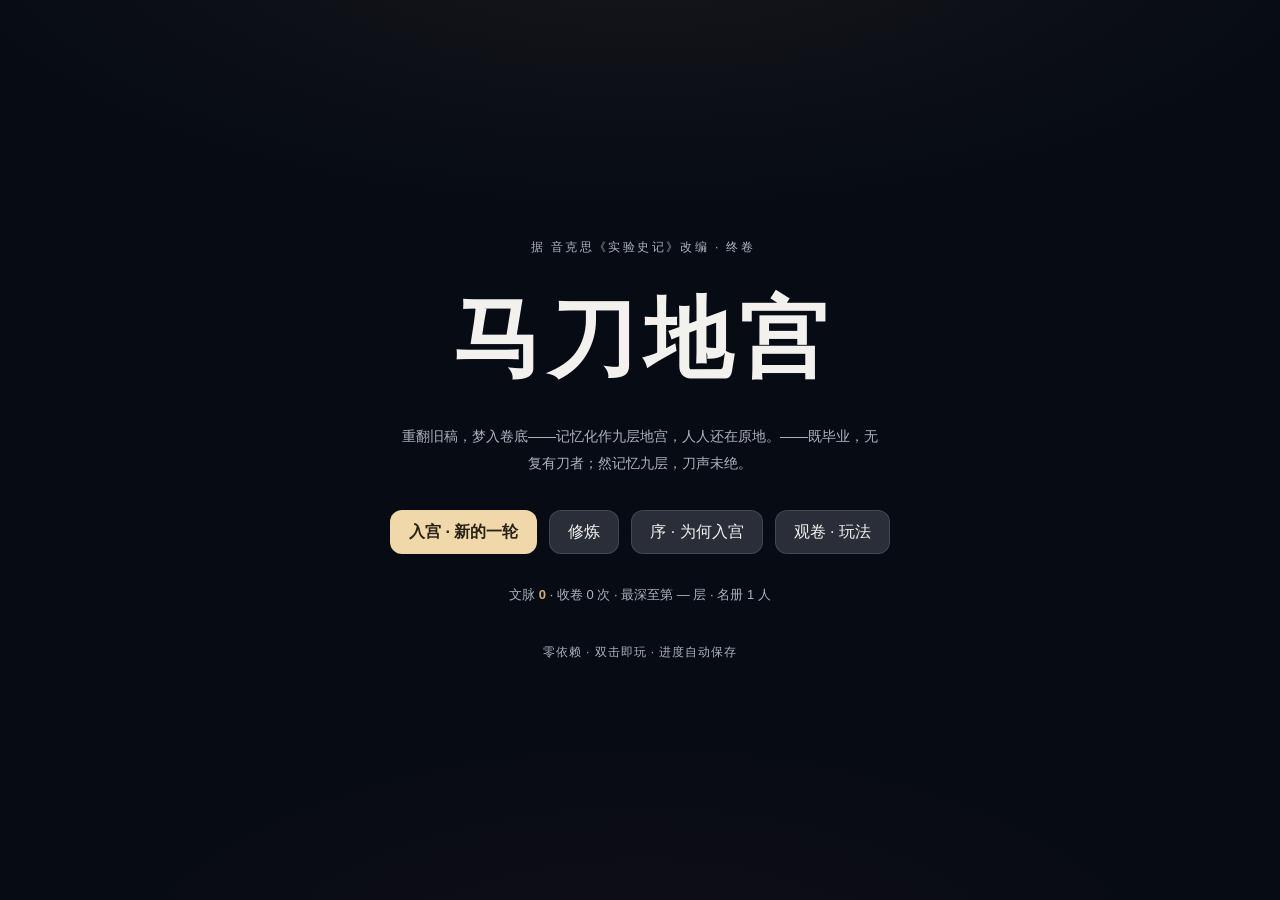
<file: index.html>
<!DOCTYPE html>
<html lang="zh-CN">
<head>
<meta charset="UTF-8">
<meta name="viewport" content="width=device-width, initial-scale=1.0">
<title>实验史记 · 马刀地宫</title>
<link rel="stylesheet" href="css/style.css">
</head>
<body>
<div id="app">

  <!-- ============ 序章（承前作 · 为何入宫） ============ -->
  <div id="prologue-screen" class="screen hidden">
    <div id="pro-box">
      <div class="pro-sup">序</div>
      <div id="pro-pages"></div>
      <div class="pro-ctl">
        <span id="pro-ind"></span>
        <span class="pro-hint">空格 继续</span>
        <button class="t-btn" id="pro-skip">跳过</button>
        <button class="t-btn primary" id="pro-next">翻页</button>
      </div>
    </div>
  </div>

  <!-- ============ 标题屏 ============ -->
  <div id="title-screen">
    <div class="t-sup">据 音克思《实验史记》改编 · 终卷</div>
    <h1 class="t-main">马刀地宫</h1>
    <div class="t-sub">重翻旧稿，梦入卷底——记忆化作九层地宫，人人还在原地。——既毕业，无复有刀者；然记忆九层，刀声未绝。</div>
    <div class="t-btns">
      <button class="t-btn primary" id="btn-new">入宫 · 新的一轮</button>
      <button class="t-btn" id="btn-resume">续行</button>
      <button class="t-btn" id="btn-cult">修炼</button>
      <button class="t-btn" id="btn-why">序 · 为何入宫</button>
      <button class="t-btn" id="btn-help">观卷 · 玩法</button>
    </div>
    <div class="t-meta">文脉 <b id="t-wemai">0</b> · 收卷 <span id="t-wins">0</span> 次 · 最深至第 <span id="t-floor">—</span> 层 · 名册 <span id="t-runners">1</span> 人</div>
    <div class="t-foot">零依赖 · 双击即玩 · 进度自动保存</div>
  </div>

  <!-- ============ 入宫设置（选将 / 难度） ============ -->
  <div id="setup-screen" class="screen hidden">
    <h2 class="s-title">入宫</h2>
    <div class="s-sec">点将出征 —— 谁执此刀？</div>
    <div id="setup-runners" class="runner-grid"></div>
    <div class="s-sec">难度 —— 敌之强度与文脉之倍率</div>
    <div id="setup-diffs"></div>
    <div class="s-btns">
      <button class="t-btn primary" id="btn-start">提刀 · 入梦</button>
      <button class="t-btn" id="btn-setup-back">回题名</button>
    </div>
  </div>

  <!-- ============ 游戏屏 ============ -->
  <div id="game-screen" class="screen hidden">
    <canvas id="cv"></canvas>
    <div id="hud-top">
      <div id="hud-floor"><span id="hud-floor-num">第一层</span><b id="hud-floor-name">跑道之下</b><span id="hud-rule" class="rule-tag"></span></div>
      <div class="hud-bars">
        <div class="bar hp"><div id="bar-hp"></div><span id="bar-hp-text">18/18</span></div>
        <div class="bar sub"><div id="bar-emp"></div><span id="bar-shield"></span></div>
      </div>
      <div id="hud-money">钱 <b id="hud-cash">12</b> · 文脉 <b id="hud-wemai">0</b> · <span id="hud-kills">斩 0</span></div>
      <div id="hud-btns">
        <button class="hbtn" id="btn-bag" title="行囊（B）">行囊</button>
        <button class="hbtn" id="btn-blades" title="刀谱（C）">刀谱</button>
        <button class="hbtn" id="btn-dex" title="图鉴（V）">图鉴</button>
        <button class="hbtn" id="btn-sys" title="设置（Esc）">系统</button>
      </div>
    </div>
    <canvas id="minimap" width="156" height="120"></canvas>
    <div id="objective-bar"><span id="obj-key">▸</span><span id="obj-text"></span></div>
    <div id="skillbar"></div>
    <div id="log"></div>
    <div id="floor-card" class="hidden"><div id="fc-num"></div><div id="fc-name"></div><div id="fc-intro"></div></div>
    <div id="boss-card" class="hidden"><div id="bc-name"></div><div id="bc-line"></div></div>
  </div>

  <!-- ============ 面板 ============ -->
  <div id="panel-mask" class="hidden">
    <div id="panel" role="dialog" aria-modal="true" aria-labelledby="panel-title">
      <div id="panel-head"><span id="panel-title"></span><button id="panel-close" aria-label="关闭面板">✕</button></div>
      <div id="panel-body"></div>
    </div>
  </div>

  <!-- ============ 终局结算 ============ -->
  <div id="end-screen" class="screen hidden">
    <div id="end-box"></div>
  </div>

  <div id="toasts"></div>
</div>

<!-- 核心层（不碰 DOM，Node 可直测；顺序即依赖序） -->
<script src="js/rng.js"></script>
<script src="js/grid.js"></script>
<script src="js/data.js"></script>
<script src="js/gen.js"></script>
<script src="js/rewards.js"></script>
<script src="js/engine.js"></script>
<script src="js/navigation.js"></script>
<script src="js/meta.js"></script>
<script src="js/run.js"></script>
<!-- 表现层 -->
<script src="js/app.js"></script>
<script src="js/comic.js"></script>
<script src="js/terrain.js"></script>
<script src="js/combat-fx.js"></script>
<script src="js/units.js"></script>
<script src="js/ui.js"></script>
<script src="js/hud.js"></script>
<script src="js/input.js"></script>
<script src="js/main.js"></script>
</body>
</html>
</file>
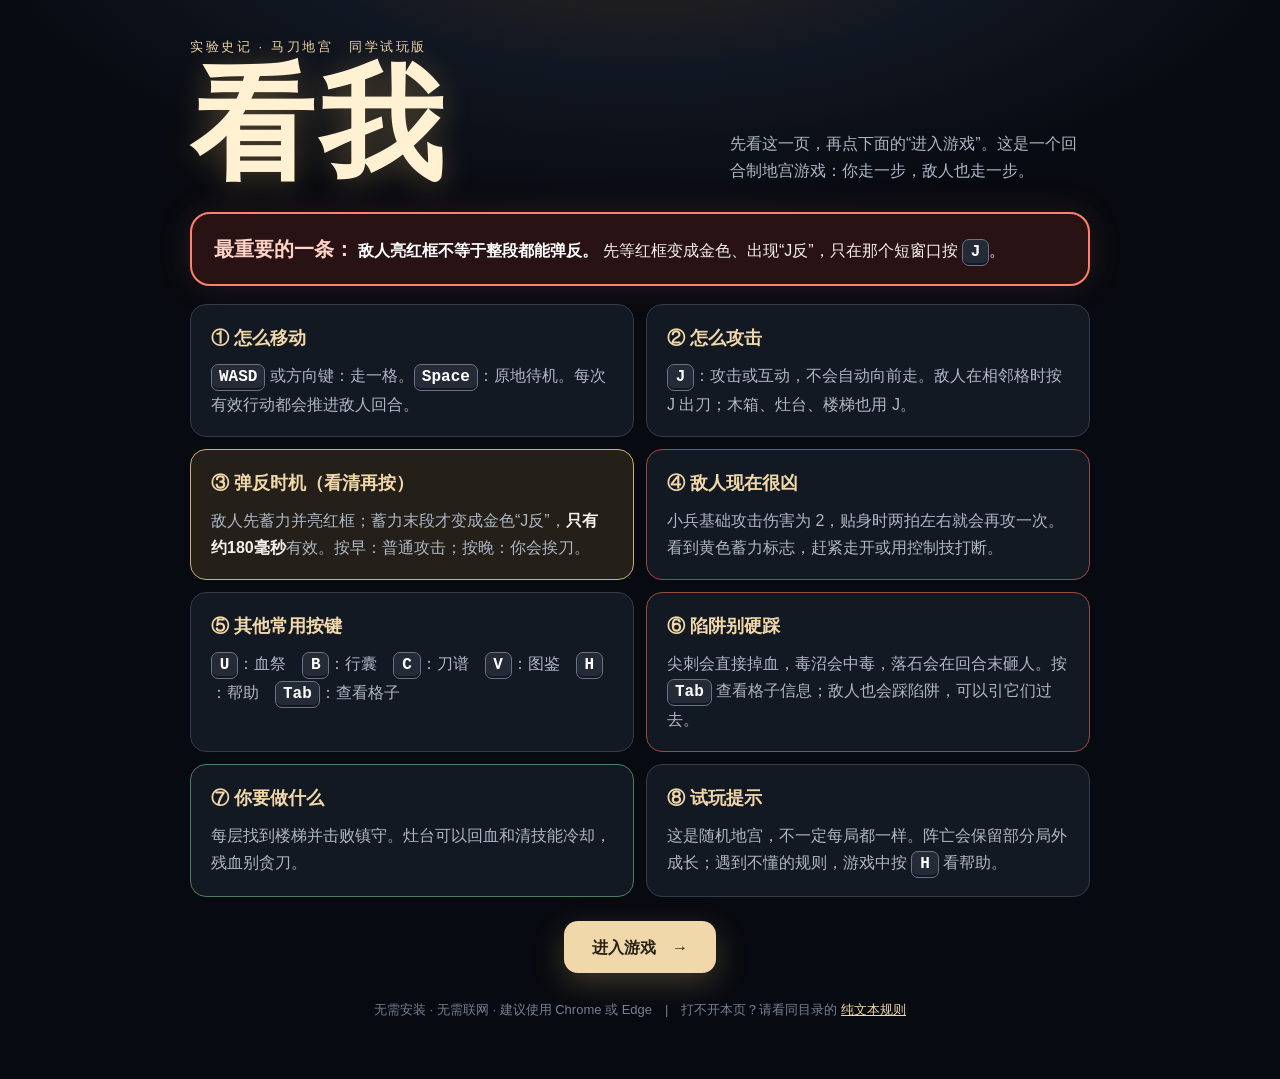
<file: 00_看我_先读规则.html>
<!doctype html>
<html lang="zh-CN">
<head>
<meta charset="utf-8">
<meta name="viewport" content="width=device-width,initial-scale=1">
<title>看我｜马刀地宫试玩规则</title>
<style>
:root{color-scheme:dark;--bg:#070a10;--card:#171c25;--line:#343c4a;--text:#f4f1ea;--muted:#aeb7c5;--gold:#f1d8ab;--red:#ff806d;--green:#95ddb2}
*{box-sizing:border-box}body{margin:0;background:radial-gradient(900px 420px at 50% -10%,#352a1d 0,#111722 42%,var(--bg) 78%);color:var(--text);font:16px/1.7 -apple-system,BlinkMacSystemFont,"Segoe UI","Microsoft YaHei",sans-serif}
main{width:min(900px,calc(100% - 32px));margin:0 auto;padding:36px 0 64px}.eyebrow{color:var(--gold);letter-spacing:.2em;font-size:13px}.hero{display:flex;align-items:flex-end;justify-content:space-between;gap:24px;margin:8px 0 28px}.hero h1{margin:0;font-size:clamp(56px,12vw,124px);line-height:.95;letter-spacing:.04em;color:#fff1d2;text-shadow:0 4px 30px #d1a75c55}.hero p{max-width:360px;margin:0;color:var(--muted)}
.notice{border:2px solid var(--red);background:#5c201b66;border-radius:20px;padding:18px 22px;margin-bottom:18px;box-shadow:0 0 34px #ff806d22}.notice b{color:#ffd2c6;font-size:20px}.notice span{color:#fff;font-weight:700}
.grid{display:grid;grid-template-columns:repeat(2,minmax(0,1fr));gap:12px}.card{background:#171c25dd;border:1px solid var(--line);border-radius:16px;padding:18px 20px;backdrop-filter:blur(12px)}.card h2{font-size:18px;margin:0 0 8px;color:var(--gold)}.card p{margin:0;color:var(--muted)}.card strong{color:var(--text)}.timing{border-color:#d1af75;background:#332b1eaa}.danger{border-color:#9a4b40}.safe{border-color:#4a8061}
kbd{display:inline-block;min-width:1.7em;padding:1px 7px;border:1px solid #697386;border-radius:7px;background:#242b36;color:#fff;text-align:center;font-weight:700;line-height:1.45;box-shadow:inset 0 -2px #111722}.go{display:flex;justify-content:center;margin-top:24px}.go a{display:inline-flex;align-items:center;justify-content:center;min-height:52px;padding:0 28px;border-radius:14px;background:var(--gold);color:#292217;text-decoration:none;font-weight:750;box-shadow:0 10px 30px #d1af7544}.go a:hover{background:#ffe7bf}.foot{margin-top:26px;text-align:center;color:#758094;font-size:13px}.foot a{color:var(--gold)}
@media(max-width:650px){main{padding-top:24px}.hero{display:block}.hero p{margin-top:18px}.grid{grid-template-columns:1fr}.card{padding:16px}.notice{padding:16px}}
@media(prefers-reduced-motion:reduce){*{scroll-behavior:auto!important}}
</style>
</head>
<body>
<main>
  <div class="eyebrow">实验史记 · 马刀地宫　同学试玩版</div>
  <section class="hero"><h1>看我</h1><p>先看这一页，再点下面的“进入游戏”。这是一个回合制地宫游戏：你走一步，敌人也走一步。</p></section>
  <div class="notice"><b>最重要的一条：</b> <span>敌人亮红框不等于整段都能弹反。</span> 先等红框变成金色、出现“J反”，只在那个短窗口按 <kbd>J</kbd>。</div>
  <section class="grid">
    <article class="card"><h2>① 怎么移动</h2><p><kbd>WASD</kbd> 或方向键：走一格。<kbd>Space</kbd>：原地待机。每次有效行动都会推进敌人回合。</p></article>
    <article class="card"><h2>② 怎么攻击</h2><p><kbd>J</kbd>：攻击或互动，不会自动向前走。敌人在相邻格时按 J 出刀；木箱、灶台、楼梯也用 J。</p></article>
    <article class="card timing"><h2>③ 弹反时机（看清再按）</h2><p>敌人先蓄力并亮红框；蓄力末段才变成金色“J反”，<strong>只有约180毫秒</strong>有效。按早：普通攻击；按晚：你会挨刀。</p></article>
    <article class="card danger"><h2>④ 敌人现在很凶</h2><p>小兵基础攻击伤害为 2，贴身时两拍左右就会再攻一次。看到黄色蓄力标志，赶紧走开或用控制技打断。</p></article>
    <article class="card"><h2>⑤ 其他常用按键</h2><p><kbd>U</kbd>：血祭　<kbd>B</kbd>：行囊　<kbd>C</kbd>：刀谱　<kbd>V</kbd>：图鉴　<kbd>H</kbd>：帮助　<kbd>Tab</kbd>：查看格子</p></article>
    <article class="card danger"><h2>⑥ 陷阱别硬踩</h2><p>尖刺会直接掉血，毒沼会中毒，落石会在回合末砸人。按 <kbd>Tab</kbd> 查看格子信息；敌人也会踩陷阱，可以引它们过去。</p></article>
    <article class="card safe"><h2>⑦ 你要做什么</h2><p>每层找到楼梯并击败镇守。灶台可以回血和清技能冷却，残血别贪刀。</p></article>
    <article class="card"><h2>⑧ 试玩提示</h2><p>这是随机地宫，不一定每局都一样。阵亡会保留部分局外成长；遇到不懂的规则，游戏中按 <kbd>H</kbd> 看帮助。</p></article>
  </section>
  <div class="go"><a href="实验史记·马刀地宫.html">进入游戏　→</a></div>
  <div class="foot">无需安装 · 无需联网 · 建议使用 Chrome 或 Edge　|　打不开本页？请看同目录的 <a href="00_看我_先读规则.txt">纯文本规则</a></div>
</main>
</body>
</html>
</file>
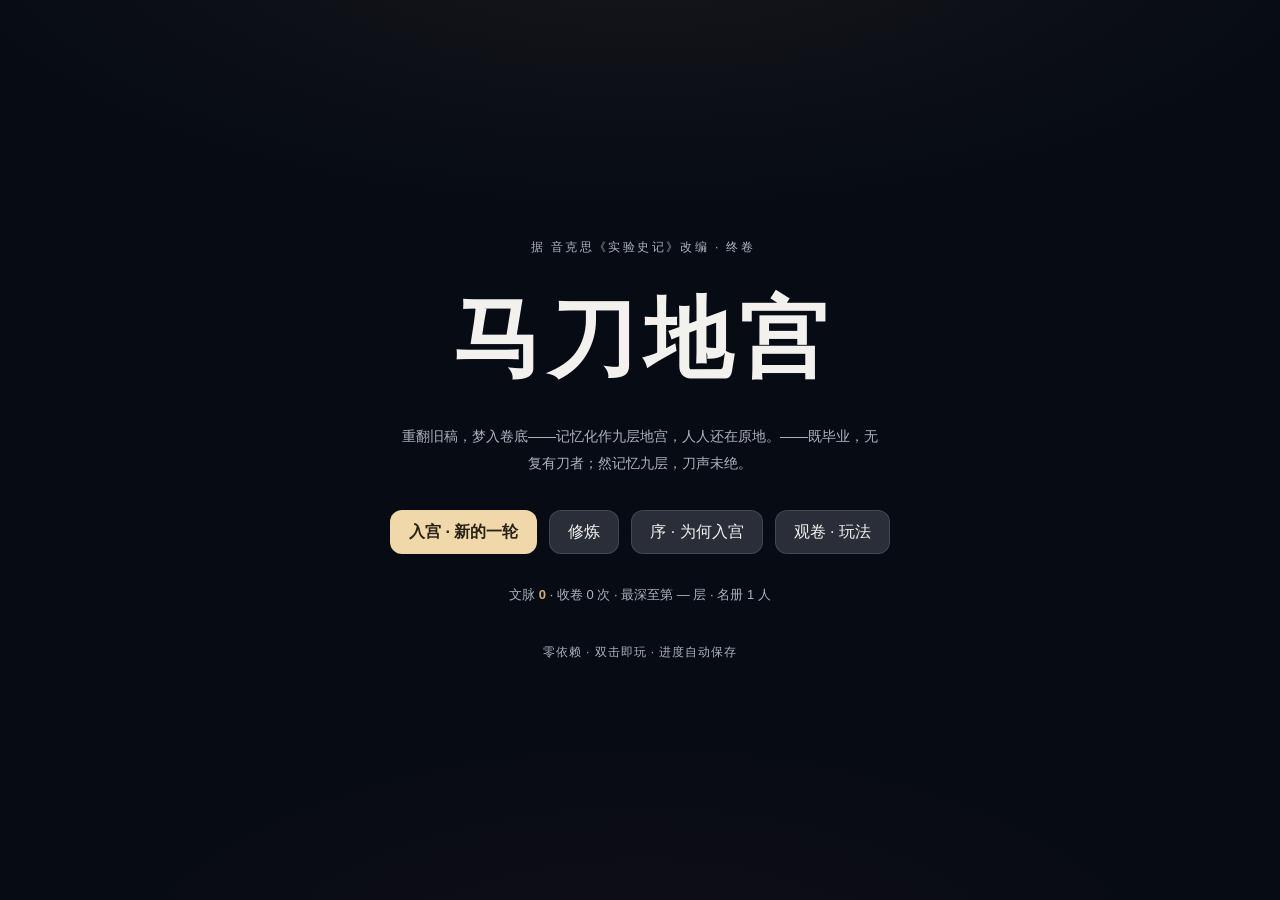
<file: 实验史记·马刀地宫.html>
<!DOCTYPE html>
<html lang="zh-CN">
<head>
<meta charset="UTF-8">
<meta name="viewport" content="width=device-width, initial-scale=1.0">
<title>实验史记 · 马刀地宫</title>
<style>
/* 实验史记 · 马刀地宫 —— 夜航鎏金风（源自桌面设计套件 night-transit） */
:root {
  --night: #070b14;
  --panel: #0c1220;
  --panel-2: #101828;
  --line: #1d2941;
  --gold: #c9a45f;
  --gold-bright: #ecd39a;
  --bone: #ece6d7;
  --dim: #7d8aa5;
  --cinnabar: #c14b3a;
  --jade: #5a9c7a;
  --poison: #8aa04f;
}
* { box-sizing: border-box; margin: 0; padding: 0; }
html, body { height: 100%; }
body {
  background: var(--night);
  color: var(--bone);
  font-family: "Noto Serif SC", "Source Han Serif SC", "SimSun", "Songti SC", serif;
  overflow: hidden;
  user-select: none;
}
#app { position: relative; width: 100vw; height: 100vh; }
.hidden { display: none !important; }
button { font-family: inherit; }

/* ============ 标题屏 ============ */
#title-screen {
  height: 100%; display: flex; flex-direction: column; align-items: center; justify-content: center;
  background:
    radial-gradient(1200px 500px at 50% -10%, rgba(201,164,95,.08), transparent 60%),
    radial-gradient(900px 420px at 50% 110%, rgba(193,75,58,.06), transparent 60%),
    var(--night);
  gap: 18px; text-align: center;
}
.t-sup { color: var(--dim); letter-spacing: .5em; font-size: 13px; padding-left: .5em; }
.t-main {
  font-size: clamp(56px, 10vw, 108px); letter-spacing: .18em; padding-left: .18em;
  color: var(--bone); font-weight: 700;
  text-shadow: 0 0 24px rgba(201,164,95,.25), 0 2px 0 rgba(0,0,0,.6);
}
.t-sub { color: var(--dim); max-width: 560px; line-height: 1.9; font-size: 14px; }
.t-btns { display: flex; gap: 12px; flex-wrap: wrap; justify-content: center; margin-top: 10px; }
.t-btn {
  background: var(--panel); color: var(--bone); border: 1px solid var(--line);
  padding: 12px 26px; font-size: 16px; letter-spacing: .2em; padding-left: calc(26px + .2em);
  cursor: pointer; transition: all .18s ease;
}
.t-btn:hover { border-color: var(--gold); color: var(--gold-bright); transform: translateY(-1px); }
.t-btn.primary { border-color: var(--gold); color: var(--gold-bright); background: linear-gradient(180deg, rgba(201,164,95,.12), rgba(201,164,95,.03)); }
.t-meta { color: var(--dim); font-size: 13px; margin-top: 8px; }
.t-meta b { color: var(--gold); }
.t-foot { color: #3d4a63; font-size: 12px; letter-spacing: .3em; margin-top: 16px; }

/* ============ 四格漫画 ============ */
.comic-page { display: flex; flex-direction: column; align-items: center; gap: 14px; }
.comic-grid {
  display: grid; grid-template-columns: repeat(2, 1fr); gap: 12px;
  width: min(640px, 92vw);
}
.comic-cell {
  width: 100%; aspect-ratio: 10 / 7; background: var(--panel);
  border: 1px solid var(--line); border-radius: 4px;
}
.comic-line {
  min-height: 3.2em; max-width: 620px; text-align: center;
  color: var(--bone); font-size: 15px; line-height: 1.9;
  padding: 0 8px;
}

/* ============ 序章 ============ */
#prologue-screen { display: flex; align-items: center; justify-content: center; }
#pro-box { max-width: 640px; padding: 30px 26px; }
.pro-sup { color: var(--dim); letter-spacing: .6em; font-size: 14px; margin-bottom: 22px; text-align: center; }
#pro-pages p {
  color: var(--bone); font-size: 17px; line-height: 2.3; margin-bottom: 4px;
  text-shadow: 0 1px 2px rgba(0,0,0,.5);
  animation: propage .5s ease;
}
@keyframes propage { from { opacity: 0; transform: translateY(8px); } }
.pro-ctl { display: flex; align-items: center; gap: 14px; margin-top: 30px; justify-content: flex-end; }
#pro-ind { color: var(--dim); font-size: 13px; letter-spacing: .2em; }
.pro-hint { color: #3d4a63; font-size: 12px; margin-right: auto; }
.pro-ctl .t-btn { padding: 8px 18px; font-size: 14px; }

/* ============ 入宫设置 ============ */
.screen { position: absolute; inset: 0; overflow: auto; padding: 40px 24px; background: var(--night); }
#setup-screen { max-width: 860px; margin: 0 auto; }
.s-title { color: var(--gold-bright); letter-spacing: .5em; font-size: 30px; margin-bottom: 20px; }
.s-sec { color: var(--dim); margin: 22px 0 10px; letter-spacing: .15em; border-left: 3px solid var(--gold); padding-left: 10px; }
.runner-grid { display: grid; grid-template-columns: repeat(auto-fill, minmax(240px, 1fr)); gap: 10px; }
.runner-card {
  display: flex; gap: 12px; align-items: center; background: var(--panel); border: 1px solid var(--line);
  padding: 12px; cursor: pointer; transition: border-color .15s;
}
.runner-card:hover { border-color: var(--gold); }
.runner-card.sel { border-color: var(--gold-bright); background: var(--panel-2); }
.runner-card.off { opacity: .4; cursor: not-allowed; }
.face {
  width: 44px; height: 44px; border-radius: 8px; display: flex; align-items: center; justify-content: center;
  font-size: 22px; color: #fff; flex: none; text-shadow: 0 1px 2px rgba(0,0,0,.7);
}
.runner-card h4 { color: var(--bone); font-size: 15px; }
.runner-card h4 em { color: var(--gold); font-style: normal; font-size: 12px; margin-left: 6px; }
.runner-card .meta { color: var(--dim); font-size: 12px; margin-top: 3px; line-height: 1.5; }
.diff-row { display: flex; align-items: center; gap: 10px; background: var(--panel); border: 1px solid var(--line); padding: 10px 14px; cursor: pointer; margin-bottom: 6px; }
.diff-row.sel { border-color: var(--gold-bright); }
.diff-row b { color: var(--gold-bright); width: 60px; }
.diff-row span { color: var(--dim); font-size: 13px; }
.s-btns { margin-top: 26px; display: flex; gap: 12px; }

/* ============ 游戏屏 ============ */
#game-screen { padding: 0; overflow: hidden; }
#cv { position: absolute; inset: 0; width: 100%; height: 100%; display: block; }
#hud-top {
  position: absolute; top: 0; left: 0; right: 0; display: flex; align-items: center; gap: 16px;
  padding: 10px 14px; background: linear-gradient(180deg, rgba(7,11,20,.92), rgba(7,11,20,.55) 80%, transparent);
  pointer-events: none;
}
#hud-top > * { pointer-events: auto; }
#hud-floor { display: flex; align-items: baseline; gap: 8px; min-width: 280px; }
#hud-floor-num { color: var(--gold); font-size: 13px; }
#hud-floor-name { color: var(--bone); font-size: 19px; letter-spacing: .1em; }
.rule-tag {
  font-size: 12px; color: var(--cinnabar); border: 1px solid rgba(193,75,58,.5);
  padding: 2px 8px; border-radius: 3px; background: rgba(193,75,58,.08);
}
.hud-bars { flex: 1; max-width: 380px; }
.bar { position: relative; height: 18px; background: rgba(12,18,32,.85); border: 1px solid var(--line); border-radius: 3px; overflow: hidden; }
.bar.sub { height: 14px; margin-top: 4px; background: transparent; border: none; }
#bar-hp { height: 100%; background: linear-gradient(90deg, #a03d2e, var(--cinnabar)); transition: width .25s ease; }
.bar span { position: absolute; inset: 0; display: flex; align-items: center; justify-content: center; font-size: 12px; color: var(--bone); text-shadow: 0 1px 2px #000; }
#bar-emp { height: 100%; background: linear-gradient(90deg, #8a6a2c, var(--gold)); opacity: .8; transition: width .25s ease; }
#bar-shield { color: var(--gold-bright); font-size: 12px; }
#hud-money { color: var(--dim); font-size: 14px; }
#hud-money b { color: var(--gold-bright); }
#hud-btns { display: flex; gap: 8px; }
.hbtn {
  background: var(--panel); border: 1px solid var(--line); color: var(--dim);
  padding: 6px 12px; cursor: pointer; font-size: 13px; letter-spacing: .1em;
}
.hbtn:hover { color: var(--gold-bright); border-color: var(--gold); }
#minimap { position: absolute; top: 76px; right: 14px; border: 1px solid var(--line); background: rgba(7,11,20,.85); border-radius: 4px; }
#objective-bar {
  position: absolute; bottom: 84px; left: 50%; transform: translateX(-50%);
  background: rgba(12,18,32,.92); border: 1px solid var(--gold); border-radius: 4px;
  padding: 7px 18px; font-size: 14px; color: var(--bone); letter-spacing: .05em;
  display: flex; align-items: center; gap: 10px; max-width: 86vw; white-space: nowrap;
}
#objective-bar #obj-key { color: var(--gold-bright); }
#objective-bar kbd {
  font-family: inherit; color: var(--gold-bright); border: 1px solid var(--gold);
  border-radius: 3px; padding: 0 6px; margin: 0 2px; font-size: 12px;
}
#skillbar {
  position: absolute; bottom: 14px; left: 50%; transform: translateX(-50%);
  display: flex; flex-wrap: wrap; justify-content: center; gap: 8px; align-items: flex-end;
  max-width: 92vw;
}
.skill {
  position: relative; width: 84px; height: 58px; background: rgba(12,18,32,.9); border: 1px solid var(--line);
  cursor: pointer; text-align: center; padding-top: 6px; border-radius: 4px; transition: border-color .15s;
}
.skill:hover { border-color: var(--gold); }
.skill.armed { border-color: var(--gold-bright); box-shadow: 0 0 10px rgba(236,211,154,.25); }
.skill b { color: var(--gold-bright); font-size: 13px; display: block; }
.skill i { color: var(--dim); font-size: 11px; font-style: normal; }
.skill .key { position: absolute; top: 2px; left: 5px; color: var(--dim); font-size: 10px; }
.skill .cd { position: absolute; inset: 0; background: rgba(7,11,20,.78); color: var(--gold-bright); display: flex; align-items: center; justify-content: center; font-size: 18px; border-radius: 4px; }
#log {
  position: absolute; right: 14px; bottom: 90px; width: 300px; max-height: 260px; overflow: hidden;
  display: flex; flex-direction: column; justify-content: flex-end; pointer-events: none;
  font-size: 13px; line-height: 1.7;
}
#log .ln { color: var(--dim); text-shadow: 0 1px 3px #000; animation: lnin .25s ease; }
#log .ln.hot { color: var(--gold-bright); }
#log .ln.bad { color: #d0705f; }
@keyframes lnin { from { opacity: 0; transform: translateY(6px); } }

/* 层卡与 Boss 卡 */
#floor-card, #boss-card {
  position: absolute; top: 34%; left: 50%; transform: translate(-50%, -50%); text-align: center;
  pointer-events: none; animation: cardin 2.8s ease forwards;
}
#floor-card { }
#fc-num { color: var(--gold); font-size: 16px; letter-spacing: .6em; padding-left: .6em; }
#fc-name { color: var(--bone); font-size: 44px; letter-spacing: .3em; padding-left: .3em; text-shadow: 0 0 30px rgba(201,164,95,.3); }
#fc-intro { color: var(--dim); margin-top: 10px; max-width: 520px; line-height: 1.8; }
#bc-name { color: var(--cinnabar); font-size: 40px; letter-spacing: .2em; text-shadow: 0 0 26px rgba(193,75,58,.4); }
#bc-line { color: var(--dim); margin-top: 8px; font-size: 15px; }
@keyframes cardin { 0% { opacity: 0; } 12% { opacity: 1; } 80% { opacity: 1; } 100% { opacity: 0; } }

/* ============ 面板 ============ */
#panel-mask { position: absolute; inset: 0; background: rgba(4,7,13,.72); display: flex; align-items: center; justify-content: center; z-index: 40; }
#panel {
  width: min(680px, 92vw); max-height: 84vh; overflow: auto; background: var(--panel);
  border: 1px solid var(--gold); box-shadow: 0 20px 60px rgba(0,0,0,.6);
}
#panel-head { display: flex; justify-content: space-between; align-items: center; padding: 14px 18px; border-bottom: 1px solid var(--line); position: sticky; top: 0; background: var(--panel); }
#panel-title { color: var(--gold-bright); letter-spacing: .3em; }
#panel-close { background: none; border: 1px solid var(--line); color: var(--dim); width: 28px; height: 28px; cursor: pointer; }
#panel-close:hover { color: var(--cinnabar); border-color: var(--cinnabar); }
#panel-body { padding: 16px 18px; line-height: 1.8; }
#panel-body h5 { color: var(--dim); margin: 12px 0 6px; letter-spacing: .2em; }
#panel-body .row { display: flex; align-items: center; gap: 10px; padding: 8px 10px; border: 1px solid var(--line); margin-bottom: 6px; background: var(--panel-2); }
#panel-body .row .grow { flex: 1; }
#panel-body .row b { color: var(--gold-bright); }
#panel-body .muted { color: var(--dim); font-size: 13px; }
#panel-body .pbtn { background: none; border: 1px solid var(--gold); color: var(--gold); padding: 4px 12px; cursor: pointer; font-size: 13px; }
#panel-body .pbtn:hover { color: var(--gold-bright); }
#panel-body .pbtn:disabled { opacity: .35; cursor: not-allowed; }
#panel-body .gold { color: var(--gold-bright); }
#panel-body .cin { color: var(--cinnabar); }

/* ============ 终局 ============ */
#end-screen { display: flex; align-items: center; justify-content: center; }
#end-box { width: min(620px, 92vw); background: var(--panel); border: 1px solid var(--gold); padding: 34px 38px; }
#end-box h2 { color: var(--gold-bright); letter-spacing: .4em; font-size: 30px; margin-bottom: 16px; }
#end-box h2.lost { color: var(--cinnabar); }
#end-box .line { display: flex; justify-content: space-between; border-bottom: 1px dashed var(--line); padding: 7px 0; color: var(--dim); }
#end-box .line b { color: var(--bone); }
#end-box .yueks { color: var(--gold); margin-top: 16px; line-height: 1.9; font-size: 14px; }
#end-box .s-btns { display: flex; gap: 12px; margin-top: 22px; }
.unlocks { margin-top: 14px; }
.unlocks .row b { color: var(--gold-bright); }

/* toast */
#toasts { position: absolute; top: 74px; left: 50%; transform: translateX(-50%); display: flex; flex-direction: column; gap: 8px; z-index: 60; pointer-events: none; }
.toast {
  background: rgba(12,18,32,.95); border: 1px solid var(--gold); color: var(--gold-bright);
  padding: 8px 20px; font-size: 14px; letter-spacing: .1em; animation: toastin .25s ease;
}
@keyframes toastin { from { opacity: 0; transform: translateY(-8px); } }

@media (max-width: 900px) {
  #log { display: none; }
  #minimap { display: none; }
  #hud-floor { min-width: 0; }
}

/* 浮层界面：系统字体负责操作，宋体只保留在卷名与地宫字牌。 */
:root {
  --panel: #191d25; --panel-2: #222731; --line: #363c48;
  --bone: #f3f1ed; --dim: #acb3c0; --gold: #d1af75; --gold-bright: #f1d8ab;
  --glass: rgba(27,31,39,.9); --edge: rgba(255,255,255,.12);
}
body { font-family: -apple-system, BlinkMacSystemFont, "Segoe UI", "Microsoft YaHei", sans-serif; font-size: 14px; }
button { touch-action: manipulation; }
button:focus-visible, [tabindex]:focus-visible { outline: 2px solid #a9ceff; outline-offset: 4px; }
.t-main { font-family: "Songti SC", "SimSun", serif; font-size: clamp(48px,8vw,88px); letter-spacing: .08em; padding-left: .08em; text-shadow: none; }
#title-screen { gap: 24px; padding: 32px 24px; overflow: auto; }
.t-sup { letter-spacing: .2em; font-size: 12px; }
.t-sub { max-width: 480px; line-height: 1.9; }
.t-foot { color: var(--dim); letter-spacing: .08em; }
.t-btn, .hbtn, #panel-body .pbtn {
  border-color: var(--edge); border-radius: 12px; letter-spacing: 0;
  min-height: 44px; padding: 10px 18px; color: var(--bone);
  background: #292e38;
  transition: transform 160ms ease-out, background-color 160ms ease-out, border-color 160ms ease-out;
}
.t-btn.primary { background: var(--gold-bright); color: #292217; border-color: transparent; font-weight: 650; }
.t-btn:hover, .hbtn:hover, #panel-body .pbtn:hover { background: #373e49; color: #fff; border-color: rgba(255,255,255,.3); transform: none; }
.t-btn.primary:hover { background: #ffe7bf; color: #292217; }
button:active:not(:disabled), .skill:active { transform: scale(.96); transition-duration: 60ms; }
button:disabled { cursor: not-allowed; opacity: .4; }
.s-title { letter-spacing: -.02em; color: var(--bone); }
.s-sec { border: none; padding: 0; letter-spacing: 0; font-size: 13px; }
.runner-card, .diff-row { border-radius: 14px; padding: 16px; }
.runner-card.sel, .diff-row.sel { border-color: var(--gold); background: #302b24; }
#hud-top {
  top: 16px; left: 20px; right: 20px; padding: 12px 16px; gap: 20px;
  background: var(--glass); border: 1px solid var(--edge); border-radius: 20px;
  backdrop-filter: blur(20px) saturate(130%); box-shadow: 0 8px 32px #0003;
}
#hud-floor { min-width: 180px; flex-wrap: wrap; gap: 4px 10px; }
#hud-floor-num { font-size: 11px; color: var(--dim); }
#hud-floor-name { font-size: 17px; letter-spacing: 0; }
.rule-tag { color: #ffad96; border-radius: 6px; }
.rule-tag:empty { display: none; }
.hud-bars { min-width: 100px; }
.bar { height: 20px; border: none; border-radius: 8px; background: #ffffff12; }
#bar-hp { background: #b95248; }
.bar span { font-size: 11px; font-weight: 600; font-variant-numeric: tabular-nums; }
.bar.sub { margin-top: 2px; height: 12px; }
#hud-money { font-size: 12px; white-space: nowrap; }
#hud-btns { gap: 4px; margin-left: auto; }
.hbtn { background: transparent; border-color: transparent; padding: 10px 12px; }
#minimap { top: 108px; right: 20px; border-radius: 16px; border-color: var(--edge); opacity: .85; }
#skillbar {
  bottom: 20px; flex-wrap: nowrap; padding: 8px; gap: 6px; border-radius: 22px;
  background: var(--glass); border: 1px solid var(--edge); backdrop-filter: blur(20px);
  box-shadow: 0 8px 32px #0004; overflow-x: auto; justify-content: flex-start;
}
.skill { width: 80px; flex: 0 0 80px; height: 56px; border: 1px solid transparent; border-radius: 14px; background: #ffffff08; transition: transform 140ms ease, background-color 140ms ease; }
.skill:hover { background: #ffffff15; border-color: var(--edge); }
.skill.armed { background: #d1af7526; border-color: var(--gold); box-shadow: none; }
.skill .cd { border-radius: 14px; }
.skill b { font-size: 12px; padding-top: 4px; }
#objective-bar { bottom: 108px; border-color: var(--edge); border-radius: 14px; padding: 10px 16px; background: var(--glass); font-size: 12px; letter-spacing: 0; white-space: normal; width: max-content; max-width: min(560px,90vw); backdrop-filter: blur(16px); }
#log { bottom: 128px; right: 24px; max-height: 132px; width: 240px; font-size: 11px; opacity: .7; }
#toasts { top: 108px; width: min(420px,calc(100vw - 40px)); gap: 6px; }
.toast { border-color: var(--edge); border-radius: 14px; background: var(--glass); color: var(--bone); font-size: 12px; letter-spacing: 0; padding: 12px 16px; backdrop-filter: blur(16px); box-shadow: 0 4px 16px #0003; }
#panel-mask { background: #05080f80; backdrop-filter: blur(6px); transition: opacity 180ms ease, display 180ms allow-discrete; }
#panel-mask.hidden { opacity: 0; pointer-events: none; }
#panel { border-color: var(--edge); border-radius: 24px; background: rgba(27,31,39,.98); box-shadow: 0 24px 80px #0008; transition: transform 180ms ease-out; }
#panel-mask.hidden #panel { transform: translateY(12px) scale(.98); }
@starting-style {
  #panel-mask:not(.hidden) { opacity: 0; }
  #panel-mask:not(.hidden) #panel { transform: translateY(12px) scale(.98); }
}
#panel-head { padding: 18px 24px; background: #1b1f27; z-index: 1; border-bottom-color: var(--edge); }
#panel-title { font-size: 19px; font-weight: 650; letter-spacing: -.02em; color: var(--bone); }
#panel-close { width: 44px; height: 44px; border-radius: 50%; border: none; background: #ffffff0d; color: var(--dim); }
#panel-body { padding: 12px 24px 24px; }
#panel-body .row { border: none; border-radius: 12px; padding: 14px; margin-bottom: 8px; }
#panel-body h5 { letter-spacing: .02em; }
#panel-body .pbtn { flex-shrink: 0; color: var(--gold-bright); }
#end-box { border-color: var(--edge); border-radius: 24px; }
@media (max-width: 1100px) { #hud-top { gap: 12px; } #hud-floor { min-width: 0; } #hud-money { display: none; } }
@media (max-width: 600px) {
  #hud-top { top: 8px; left: 8px; right: 8px; padding: 10px; gap: 8px; flex-wrap: wrap; border-radius: 16px; }
  #hud-floor { flex: 1; } .hud-bars { flex: 0 0 38%; }
  #hud-btns { width: 100%; justify-content: space-between; } .hbtn { flex: 1; }
  #toasts { top: 144px; } .toast { padding: 10px 12px; }
  #panel { width: calc(100vw - 16px); max-height: 88dvh; border-radius: 20px; }
  #panel-head { padding: 12px 16px; } #panel-body { padding: 12px 16px 20px; }
  #panel-body .row { flex-wrap: wrap; } .runner-grid { grid-template-columns: 1fr; }
  .t-btns { gap: 8px; } .t-btn { font-size: 14px; padding: 12px 16px; }
  .t-meta { line-height: 1.8; } #title-screen { justify-content: safe center; }
}
@media (prefers-reduced-motion: reduce) {
  *, *::before, *::after { animation-duration: .01ms !important; transition-duration: .01ms !important; }
  button:active:not(:disabled), #panel-mask.hidden #panel { transform: none; }
  #floor-card, #boss-card { animation: none !important; }
}
@media (prefers-reduced-transparency: reduce), (prefers-contrast: more) {
  :root { --glass: #1b1f27; --edge: #707782; }
  #hud-top, #skillbar, #objective-bar, .toast, #panel-mask { backdrop-filter: none; }
  #panel-mask { background: #05080ff2; }
}

</style>
</head>
<body>
<div id="app">

  <!-- ============ 序章（承前作 · 为何入宫） ============ -->
  <div id="prologue-screen" class="screen hidden">
    <div id="pro-box">
      <div class="pro-sup">序</div>
      <div id="pro-pages"></div>
      <div class="pro-ctl">
        <span id="pro-ind"></span>
        <span class="pro-hint">空格 继续</span>
        <button class="t-btn" id="pro-skip">跳过</button>
        <button class="t-btn primary" id="pro-next">翻页</button>
      </div>
    </div>
  </div>

  <!-- ============ 标题屏 ============ -->
  <div id="title-screen">
    <div class="t-sup">据 音克思《实验史记》改编 · 终卷</div>
    <h1 class="t-main">马刀地宫</h1>
    <div class="t-sub">重翻旧稿，梦入卷底——记忆化作九层地宫，人人还在原地。——既毕业，无复有刀者；然记忆九层，刀声未绝。</div>
    <div class="t-btns">
      <button class="t-btn primary" id="btn-new">入宫 · 新的一轮</button>
      <button class="t-btn" id="btn-resume">续行</button>
      <button class="t-btn" id="btn-cult">修炼</button>
      <button class="t-btn" id="btn-why">序 · 为何入宫</button>
      <button class="t-btn" id="btn-help">观卷 · 玩法</button>
    </div>
    <div class="t-meta">文脉 <b id="t-wemai">0</b> · 收卷 <span id="t-wins">0</span> 次 · 最深至第 <span id="t-floor">—</span> 层 · 名册 <span id="t-runners">1</span> 人</div>
    <div class="t-foot">零依赖 · 双击即玩 · 进度自动保存</div>
  </div>

  <!-- ============ 入宫设置（选将 / 难度） ============ -->
  <div id="setup-screen" class="screen hidden">
    <h2 class="s-title">入宫</h2>
    <div class="s-sec">点将出征 —— 谁执此刀？</div>
    <div id="setup-runners" class="runner-grid"></div>
    <div class="s-sec">难度 —— 敌之强度与文脉之倍率</div>
    <div id="setup-diffs"></div>
    <div class="s-btns">
      <button class="t-btn primary" id="btn-start">提刀 · 入梦</button>
      <button class="t-btn" id="btn-setup-back">回题名</button>
    </div>
  </div>

  <!-- ============ 游戏屏 ============ -->
  <div id="game-screen" class="screen hidden">
    <canvas id="cv"></canvas>
    <div id="hud-top">
      <div id="hud-floor"><span id="hud-floor-num">第一层</span><b id="hud-floor-name">跑道之下</b><span id="hud-rule" class="rule-tag"></span></div>
      <div class="hud-bars">
        <div class="bar hp"><div id="bar-hp"></div><span id="bar-hp-text">18/18</span></div>
        <div class="bar sub"><div id="bar-emp"></div><span id="bar-shield"></span></div>
      </div>
      <div id="hud-money">钱 <b id="hud-cash">12</b> · 文脉 <b id="hud-wemai">0</b> · <span id="hud-kills">斩 0</span></div>
      <div id="hud-btns">
        <button class="hbtn" id="btn-bag" title="行囊（B）">行囊</button>
        <button class="hbtn" id="btn-blades" title="刀谱（C）">刀谱</button>
        <button class="hbtn" id="btn-dex" title="图鉴（V）">图鉴</button>
        <button class="hbtn" id="btn-sys" title="设置（Esc）">系统</button>
      </div>
    </div>
    <canvas id="minimap" width="156" height="120"></canvas>
    <div id="objective-bar"><span id="obj-key">▸</span><span id="obj-text"></span></div>
    <div id="skillbar"></div>
    <div id="log"></div>
    <div id="floor-card" class="hidden"><div id="fc-num"></div><div id="fc-name"></div><div id="fc-intro"></div></div>
    <div id="boss-card" class="hidden"><div id="bc-name"></div><div id="bc-line"></div></div>
  </div>

  <!-- ============ 面板 ============ -->
  <div id="panel-mask" class="hidden">
    <div id="panel" role="dialog" aria-modal="true" aria-labelledby="panel-title">
      <div id="panel-head"><span id="panel-title"></span><button id="panel-close" aria-label="关闭面板">✕</button></div>
      <div id="panel-body"></div>
    </div>
  </div>

  <!-- ============ 终局结算 ============ -->
  <div id="end-screen" class="screen hidden">
    <div id="end-box"></div>
  </div>

  <div id="toasts"></div>
</div>

<!-- 核心层（不碰 DOM，Node 可直测；顺序即依赖序） -->
<script>
/* ============================================================
 * 实验史记 · 马刀地宫 —— 随机数卷
 * 可播种 RNG：同一种子必出同一座地宫（测试与「重走此局」的根基）。
 * 核心层文件：不碰 DOM/window，Node 可直测。
 * 挂载：MDG.RNG
 * ============================================================ */
(function (ROOT) {
  "use strict";

  /* mulberry32：32 位播种 PRNG，短小、统计够用、天生可序列化。
     state 是共享的内部状态盒 {a}——存档时把 state 一并入库，续局用
     RNG.from(state) 接着摇，随机序列分毫不差。seedOf() 从字符串导出
     数值种子（同一串字永远同一宫）。 */
  function rngFrom(state) {
    return function () {
      state.a = (state.a + 0x6D2B79F5) | 0;
      let t = Math.imul(state.a ^ (state.a >>> 15), 1 | state.a);
      t = (t + Math.imul(t ^ (t >>> 7), 61 | t)) ^ t;
      return ((t ^ (t >>> 14)) >>> 0) / 4294967296;
    };
  }
  function mulberry32(state) {
    if (typeof state === "object" && state !== null && "a" in state) return rngFrom(state);
    return rngFrom({ a: state >>> 0 });
  }
  function seedOf(str) {
    str = String(str);
    let h = 2166136261 >>> 0;
    for (let i = 0; i < str.length; i++) { h ^= str.charCodeAt(i); h = Math.imul(h, 16777619); }
    return h >>> 0;
  }

  /* 造一个 RNG 对象：next()∈[0,1)，int(a,b) 双闭区间，pick/chance/shuffle。
     make(seed) 新起一局；from(stateObj) 续用既有状态（存档恢复）。 */
  function buildR(next, seed) {
    return {
      seed,
      state: next.state,
      next,
      int(a, b) { return a + Math.floor(next() * (b - a + 1)); },
      pick(arr) { return arr[Math.floor(next() * arr.length)]; },
      chance(p) { return next() < p; },
      shuffle(arr) {
        const a = arr.slice();
        for (let i = a.length - 1; i > 0; i--) { const j = Math.floor(next() * (i + 1)); const t = a[i]; a[i] = a[j]; a[j] = t; }
        return a;
      }
    };
  }
  function make(seed) {
    const state = { a: (typeof seed === "string" ? seedOf(seed) : (seed >>> 0)) };
    const next = rngFrom(state); next.state = state;
    return buildR(next, typeof seed === "string" ? seed : (seed >>> 0));
  }
  function from(stateObj) {
    const next = rngFrom(stateObj); next.state = stateObj;
    return buildR(next, stateObj.a);
  }

  ROOT.MDG = ROOT.MDG || {};
  ROOT.MDG.RNG = { make, from, seedOf, mulberry32 };
})(typeof window !== "undefined" ? window : globalThis);

</script>
<script>
/* ============================================================
 * 实验史记 · 马刀地宫 —— 格网卷
 * 瓦片地图、视线（Bresenham）、广度寻路、视野（FOV）。
 * 瓦片码：0 墙 / 1 宫室地面 / 2 走廊 / 3 下行梯 / 4 木箱 / 5 史料 /
 *         6 灶间 / 7 树（可击碎的堵路物）/ 8 商摊 / 9 陷阱（可见尖刺，踩中即发）
 * 核心层文件：不碰 DOM，Node 可直测。挂载：MDG.Grid
 * ============================================================ */
(function (ROOT) {
  "use strict";

  const WALL = 0, FLOOR = 1, CORR = 2, STAIRS = 3, CHEST = 4, SCROLL = 5, CAMPFIRE = 6, TREE = 7, SHOP = 8, TRAP = 9;

  function makeMap(w, h) {
    const tiles = new Array(w * h).fill(WALL);
    return { w, h, tiles, rooms: [], spawn: null, stairs: null };
  }
  const idx = (m, x, y) => y * m.w + x;
  const inB = (m, x, y) => x >= 0 && y >= 0 && x < m.w && y < m.h;
  const at = (m, x, y) => inB(m, x, y) ? m.tiles[idx(m, x, y)] : WALL;
  const set = (m, x, y, t) => { if (inB(m, x, y)) m.tiles[idx(m, x, y)] = t; };

  /* 通行的判定：墙与树不可通行；箱子/灶间/商摊/楼梯是"可站上但要交互"的实体格。 */
  function walkable(m, x, y) {
    const t = at(m, x, y);
    return t !== WALL && t !== TREE;
  }
  const opaque = (m, x, y) => { const t = at(m, x, y); return t === WALL || t === TREE; };

  /* ---- 视线：Bresenham 直线，途经任何不透光格即被挡 ---- */
  function los(m, x0, y0, x1, y1) {
    let dx = Math.abs(x1 - x0), dy = Math.abs(y1 - y0);
    const sx = x0 < x1 ? 1 : -1, sy = y0 < y1 ? 1 : -1;
    let err = dx - dy, x = x0, y = y0;
    while (!(x === x1 && y === y1)) {
      const e2 = 2 * err;
      if (e2 > -dy) { err -= dy; x += sx; }
      if (e2 < dx) { err += dx; y += sy; }
      if (x === x1 && y === y1) break;
      if (opaque(m, x, y)) return false;
    }
    return true;
  }

  /* ---- 视野：以 (cx,cy) 为心、radius 为半径，逐格 los 收集可见点 ---- */
  function fov(m, cx, cy, radius) {
    const seen = [];
    for (let y = Math.max(0, cy - radius); y <= Math.min(m.h - 1, cy + radius); y++) {
      for (let x = Math.max(0, cx - radius); x <= Math.min(m.w - 1, cx + radius); x++) {
        const d2 = (x - cx) * (x - cx) + (y - cy) * (y - cy);
        if (d2 > radius * radius) continue;
        if (los(m, cx, cy, x, y)) seen.push([x, y]);
      }
    }
    return seen;
  }

  /* ---- 广度寻路：返回从 (sx,sy) 到 (tx,ty) 的下一步坐标；不可达返回 null。
     blockedFn(x,y) 额外排除（通常用来绕开其它活体）。 ---- */
  function stepToward(m, sx, sy, tx, ty, blockedFn) {
    if (sx === tx && sy === ty) return null;
    const w = m.w, h = m.h;
    const prev = new Int32Array(w * h).fill(-1);
    const q = [sy * w + sx];
    prev[sy * w + sx] = sy * w + sx;
    const DIRS = [[1, 0], [-1, 0], [0, 1], [0, -1]];
    while (q.length) {
      const cur = q.shift();
      const cx = cur % w, cy = (cur - cx) / w;
      if (cx === tx && cy === ty) break;
      for (const [dx, dy] of DIRS) {
        const nx = cx + dx, ny = cy + dy;
        if (!inB(m, nx, ny)) continue;
        const ni = ny * w + nx;
        if (prev[ni] !== -1) continue;
        if (!walkable(m, nx, ny)) continue;
        /* 目标格本身豁免 blockedFn——它往往站着目标本体（敌/玩家） */
        if (blockedFn && blockedFn(nx, ny) && !(nx === tx && ny === ty)) continue;
        prev[ni] = cur;
        q.push(ni);
      }
    }
    const ti = ty * w + tx;
    if (prev[ti] === -1) return null;
    /* 回溯到起点后的第一步 */
    let cur = ti;
    while (prev[cur] !== sy * w + sx && prev[cur] !== cur) cur = prev[cur];
    if (prev[cur] !== sy * w + sx) return null; // 起点即被占等异常
    return [cur % w, Math.floor(cur / w)];
  }

  /* ---- BFS 距离场：从 (sx,sy) 出发到全图的可达步数（不可达为 -1）。
     生成器用它挑"离出生点最远的房间"放楼梯。 ---- */
  function distField(m, sx, sy, blockedFn) {
    const d = new Int32Array(m.w * m.h).fill(-1);
    const q = [[sx, sy]];
    d[sy * m.w + sx] = 0;
    const DIRS = [[1, 0], [-1, 0], [0, 1], [0, -1]];
    while (q.length) {
      const [cx, cy] = q.shift();
      for (const [dx, dy] of DIRS) {
        const nx = cx + dx, ny = cy + dy;
        if (!inB(m, nx, ny) || !walkable(m, nx, ny)) continue;
        if (blockedFn && blockedFn(nx, ny)) continue;
        if (d[ny * m.w + nx] !== -1) continue;
        d[ny * m.w + nx] = d[cy * m.w + cx] + 1;
        q.push([nx, ny]);
      }
    }
    return d;
  }

  /* ---- 四向邻接与推挤落点 ---- */
  const DIRS = [[1, 0], [-1, 0], [0, 1], [0, -1]];
  const manh = (x0, y0, x1, y1) => Math.abs(x0 - x1) + Math.abs(y0 - y1);
  /* 把 (x,y) 沿 (dx,dy) 推 n 格，被墙/树/活体挡住即停，返回最终落点。 */
  function pushDest(m, x, y, dx, dy, n, occupiedFn) {
    let cx = x, cy = y;
    for (let i = 0; i < n; i++) {
      const nx = cx + dx, ny = cy + dy;
      if (!inB(m, nx, ny) || !walkable(m, nx, ny) || (occupiedFn && occupiedFn(nx, ny))) break;
      cx = nx; cy = ny;
    }
    return [cx, cy];
  }

  ROOT.MDG = ROOT.MDG || {};
  ROOT.MDG.Grid = { WALL, FLOOR, CORR, STAIRS, CHEST, SCROLL, CAMPFIRE, TREE, SHOP, TRAP, makeMap, idx, inB, at, set, walkable, opaque, los, fov, stepToward, distField, DIRS, manh, pushDest };
})(typeof window !== "undefined" ? window : globalThis);

</script>
<script>
/* ============================================================
 * 实验史记 · 马刀地宫 —— 数据卷
 * 据音克思《实验史记》改编 · 角色卡沿用前作《马刀行》的 id/字/色/被动/技，
 * 数值整体换算到「地宫尺度」；九层地宫、刀卡遗物、行囊、修炼树皆在此。
 * 核心层文件：不碰 DOM，Node 可直测。挂载：MDG.DATA
 * ============================================================ */
(function (ROOT) {
  "use strict";

  /* ---------------- 人物 ----------------
   * runner: 可点将入宫；elite/boss: 地宫中的游荡精英/镇守。
   * passive 效果键与引擎 hasPassive 判定对接（与前作同一路数）。
   * skill 主动技：kind unit=单体 range 内 / burst=range 内全体 / self=自身 /
   *        global=全场敌人 / blink=闪现贴脸；数值 dmg/push/stun/heal/poison/seal。
   * saw(目力): 惊动半径；每层常数里另有玩家视野。
   */
  const CHARS = {
    yinkesi: {
      id: "yinkesi", name: "音克思", hao: "史官", glyph: "史", color: "#c9a45f",
      hp: 20, dmg: 2, runner: true, attackRecovery: 1,
      passive: { name: "录技", desc: "首次斩杀有名之角色，录其技入刀谱（仅史官可得）。" },
      skill: { id: "xueji", name: "血祭", kind: "self", cd: 5,
        desc: "损当前半血（至少留1），接下来两次伤害翻倍。", blood: 2 },
      quote: "既毕业，无复有刀者。然地下九层，刀声未绝。",
      bio: "史官入宫，为《实验史记》收最后一卷。刀起刀落，皆是青春。"
    },
    /* ---- 学子（杂兵）与树 ---- */
    mob: { id: "mob", name: "实验学子", hao: "路人", glyph: "生", color: "#8c8577",
      hp: 4, dmg: 2, mob: true, saw: 7, attackRecovery: 1,
      passive: { name: "无", desc: "无。" }, quote: "凡马刀，规则至简，而引人入胜。", bio: "地宫里游荡的旧日同窗。" },
    tree: { id: "tree", name: "树", hao: "崇国所种", glyph: "木", color: "#4c6b3c",
      hp: 1, dmg: 0, mob: true, saw: 0,
      passive: { name: "树木皆死", desc: "堵路，一击即碎。" }, quote: "多种树木。树木皆死。", bio: "崇国走，复入二中，多种树木。" },
    /* ---- 可点将 / 精英 / 镇守 ---- */
    wanzhen: { id: "wanzhen", name: "万震", hao: "六班之首", glyph: "震", color: "#6a8577",
      hp: 10, dmg: 2, runner: true, saw: 7,
      passive: { name: "潜心至学", desc: "免疫晕眩。（潜心至学，无多事）" },
      skill: { id: "shuxue", name: "数学之首", kind: "unit", range: 2, dmg: 2, cd: 3,
        desc: "距二内一敌受2伤。（六班数学之首也）" },
      quote: "万震者，六班数学之首也，潜心至学，无多事。", bio: "TGO成员。地宫第一层之镇守——初执马刀，先问他。" },
    dage: { id: "dage", name: "贾瀚元", hao: "大哥", glyph: "哥", color: "#c06a2c",
      hp: 22, dmg: 2, runner: true, saw: 7,
      passive: { name: "城墙之梦", desc: "梦破败城墙，苔藓覆其上——梦里他有讲不完的题。" },
      skill: { id: "hushoushuang", name: "护手霜之赠", kind: "unit", range: 3, dmg: 1, stun: 1, cd: 3,
        desc: "距三内一敌受1伤且晕一回合。（此乃吾心意也）" },
      quote: "大哥者，贾瀚元也。", bio: "实验三异能者之首。第二层异能之窟的镇守。" },
    shenren: { id: "shenren", name: "江润翔", hao: "神人", glyph: "神", color: "#7a6ba0",
      hp: 10, dmg: 2, saw: 7,
      passive: { name: "鲍鱼之肆", desc: "回合结束时相邻敌人各损1血。（置脏鞋袜与脸盆，久之皆发酵）", poisonAura: 1 },
      skill: { id: "mingxinpic", name: "原神明信片", kind: "unit", range: 2, stun: 1, cd: 3,
        desc: "距二内一敌晕一回合。（购原神明信片以贻之）" },
      quote: "其声阴柔若太监。", bio: "异能之窟的游荡精英之一。" },
    xiannv: { id: "xiannv", name: "姜付艳", hao: "仙女", glyph: "仙", color: "#b0486e",
      hp: 10, dmg: 2, saw: 7,
      passive: { name: "晨读之声", desc: "免疫晕眩。（吾声响，乃吾勤奋专注也）", immuneStun: true },
      skill: { id: "nuchigun", name: "怒斥滚", kind: "unit", range: 3, dmg: 2, push: 1, cd: 2,
        desc: "距三内一敌受2伤并击退一格。（滚。——声极尖锐，远亦及之）" },
      quote: "仙致于学，常走而饭，走而诵。", bio: "异能之窟的游荡精英之一。" },
    luhao: { id: "luhao", name: "刘鲁豪", hao: "道", glyph: "豪", color: "#4a6d9c",
      hp: 24, dmg: 2, runner: true, saw: 7,
      passive: { name: "大腹如斗", desc: "刀击伤害翻倍。（道之所在，刀下加倍奉还）", knifeMul: 2 },
      skill: { id: "jincxiu", name: "锦绣昼行", kind: "unit", range: 3, dmg: 2, stun: 1, cd: 3,
        desc: "距三内一敌受2伤且晕一回合。（恋爱而不让人知，如锦绣夜行）" },
      quote: "恋爱而不让人知，如锦绣夜行，谁知之者！", bio: "道德帮之道。三国刀廊的镇守。" },
    xiaochuan: { id: "xiaochuan", name: "颜小川", hao: "德艺", glyph: "川", color: "#2e8b74",
      hp: 12, dmg: 2, saw: 7,
      passive: { name: "卧薪尝胆", desc: "每次受伤后，下一次伤害+1。（报期末之耻，一举夺魁）", grudgeStack: 1, grudgeCap: 2 },
      skill: { id: "wangba", name: "王霸之气", kind: "unit", range: 2, dmg: 1, seal: 1, cd: 3,
        desc: "距二内一敌受1伤且封技一回合。（烨然有王霸之气也）" },
      quote: "夫川，流而不息，水准而不盈。", bio: "道德帮之德艺兼修者。三国刀廊的游荡精英。" },
    guyin: { id: "guyin", name: "顾一", hao: "只因", glyph: "因", color: "#333333",
      hp: 13, dmg: 2, saw: 7,
      passive: { name: "皇太子", desc: "每场一次，受致命伤时保留1血。（其父任二十班班主任）", lethalKeep: 1 },
      skill: { id: "kunquan", name: "坤拳九式", kind: "unit", range: 1, dmg: 3, cd: 2,
        desc: "相邻一敌受3伤。（误伤己手，遂废此招；今稍加收敛）" },
      quote: "尝以俚歌鸡你太美闻于班中。", bio: "自创坤拳九式。协会堂的游荡精英。" },
    yiran: { id: "yiran", name: "隋奕然", hao: "小蛙", glyph: "蛙", color: "#5a8c46",
      hp: 11, dmg: 2, saw: 7,
      passive: { name: "魔方宗师", desc: "每回合首次受伤-1。（技艺炉火纯青）", firstHitReduce: 1 },
      skill: { id: "paidupi", name: "拍肚皮", kind: "unit", range: 1, dmg: 2, heal: 1, cd: 2,
        desc: "相邻一敌受2伤，自愈1血。（见鲁豪腹大如斗，乃拍之）" },
      quote: "何只有凯宇一男也！", bio: "梦晨谓之神青蛙。协会堂的游荡精英。" },
    zichen: { id: "zichen", name: "王子琛", hao: "武", glyph: "琛", color: "#7d4a6b",
      hp: 22, dmg: 2, runner: true, saw: 7, boss: true,
      passive: { name: "班长之威", desc: "相邻敌人对琛伤害-1，至少为1。（号令两班，政由琛出）", auraReduce: 1 },
      skill: { id: "qiyi", name: "体育课起义", kind: "global", dmg: 1, stun: 1, cd: 4,
        desc: "所有敌人受1伤且晕一回合。（夺其话筒：马上解散！）" },
      quote: "子琛者，大事可与焉。", bio: "故六班班长。协会堂的镇守——半血之时，其二心腹必至。" },
    lifan: { id: "lifan", name: "李帆", hao: "李疯", glyph: "帆", color: "#3f7d8c",
      hp: 12, dmg: 2, saw: 7,
      passive: { name: "课代表夺权", desc: "技能冷却-1。（假英语课代表之职权，聚众阴谋）", cdCut: 1 },
      skill: { id: "sayyou", name: "Say You Say Me", kind: "burst", range: 2, stun: 1, cd: 3, stunChance: 0.5,
        desc: "距二内所有敌人五成机率晕一回合。（上台笑场者三）" },
      quote: "初中时举华意志于班，自为戈。", bio: "马刀七班刀之创者。合流渊的游荡精英。" },
    limo: { id: "limo", name: "李默", hao: "羚羊", glyph: "羚", color: "#8f8f5c",
      hp: 10, dmg: 2, saw: 8, moveRange: 2,
      passive: { name: "巡征", desc: "一次移动可走两格。（每吃饭必疾往，状类羚羊）", moveRange: 2 },
      skill: { id: "zhengshi", name: "争食", kind: "unit", range: 2, dmg: 1, heal: 1, cd: 2,
        desc: "距二内一敌受1伤并自愈1血。（每有小零食，默必先索而食之）" },
      quote: "吾之高中，多以为一场游戏一场梦。", bio: "好重点班，常于二楼徘徊。合流渊的游荡精英。" },
    touge: { id: "touge", name: "陈修逸", hao: "头哥", glyph: "头", color: "#5e7d4f",
      hp: 22, dmg: 2, runner: true, saw: 7,
      passive: { name: "球棍意念", desc: "免疫击退。（与球棍意念合一，官知止而神欲行）", immuneKnock: true },
      skill: { id: "sanxiu", name: "三溴化氮", kind: "burst", range: 1, dmg: 2, poison: 2, cd: 3,
        desc: "周身所有敌人受2伤并中毒二回合。（鲜有败绩；体味绝类鸩毒）" },
      quote: "其头甚圜，发短不盈寸，绝类卤蛋。", bio: "三次为捉，四次换家。合流渊的镇守——莫贴其身。" },
    weibing: { id: "weibing", name: "为兵", hao: "老班", glyph: "兵", color: "#5d5d5d",
      hp: 13, dmg: 2, saw: 9,
      passive: { name: "监控之眼", desc: "其攻击无视闪避与减伤。（以监控视之，大怒，破门而入）", pierce: true },
      skill: { id: "pomen", name: "破门而入", kind: "blink", dmg: 1, seal: 1, cd: 3,
        desc: "瞬至一敌相邻，击之并封其一回合。（遽扑之，夺其魔方）" },
      quote: "尔等安有如修逸折正二十面体者乎？", bio: "禁令厅的门钥在其身上——缴之，梯方开。" },
    xiangdong: { id: "xiangdong", name: "吴相东", hao: "潜逃者", glyph: "东", color: "#555577",
      hp: 10, dmg: 2, saw: 7,
      passive: { name: "潜逃", desc: "四分之一机率闪避。（不告而离校，卒潜逃回家）", dodge: 0.25 },
      skill: { id: "jibudiyi", name: "级部第一", kind: "unit", range: 3, dmg: 2, cd: 4,
        desc: "距三内一敌受2伤。（或退步，辄取级部第一）" },
      quote: "每逢考试，必潜携手机。", bio: "实验之奇人。禁令厅的游荡精英。" },
    qinfa: { id: "qinfa", name: "钦法", hao: "主任", glyph: "法", color: "#3d4a5c",
      hp: 20, dmg: 2, runner: true, saw: 8,
      passive: { name: "穷追猛打", desc: "对半血以下敌人伤害+1。（头哥复为所逮者再）", execBonus: 1 },
      skill: { id: "dangchang", name: "当场抓获", kind: "unit", range: 3, seal: 1, cd: 3,
        desc: "距三内一敌封技一回合。（此何课也？自习。）" },
      quote: "汝乃何人？——此何课也？", bio: "级部主任，深恶看闲书者。禁令厅的镇守。" },
    wenbin: { id: "wenbin", name: "于汶斌", hao: "狗白菜", glyph: "斌", color: "#6d8c3f",
      hp: 12, dmg: 2, saw: 7,
      passive: { name: "秒之", desc: "刀击有三成机率双倍。（wonder究一题十四课，汶斌秒之）", critChance: 0.3, critMul: 2 },
      skill: { id: "tanhuang", name: "弹簧纸箭", kind: "unit", range: 4, dmg: 2, cd: 2,
        desc: "距四内一敌受2伤。（以弹簧串联笔杆，射程数米）" },
      quote: "以面如白菜，故号曰狗白菜。", bio: "教主也。神算之间的游荡精英。" },
    wonder: { id: "wonder", name: "王元昊", hao: "wonder", glyph: "问", color: "#8c5a3c",
      hp: 26, dmg: 3, runner: true, saw: 8,
      passive: { name: "马刀之神", desc: "血祭后，接下来三次伤害翻倍。（常人仅两次）", bloodCharges: 3 },
      skill: { id: "gbc", name: "GBC算不算", kind: "unit", range: 3, dmg: 2, evenBonus: 1, cd: 2,
        desc: "距三内一敌受2伤，其血量为偶则+1。（每有新题辄曰：GBC，算不算）" },
      quote: "究所有自然数之和为负十二分之一。", bio: "TGO之首，马刀之神。神算之间的镇守；终焉之庭，他还在。" },
    chongguo: { id: "chongguo", name: "王崇国", hao: "校长", glyph: "国", color: "#2f3d2f",
      hp: 30, dmg: 3, saw: 7, boss: true,
      passive: { name: "弃车保帅", desc: "每场一次，致命伤时保留1血并回3血。（事败，辄弃车保帅以自全）", lethalKeep: 3 },
      skills: [
        { id: "pingzhicheng", name: "评职称", kind: "global", seal: 1, cd: 3,
          desc: "所有敌人封技一回合。（不为班主任者不得评职称）" },
        { id: "zhongshu", name: "种树", kind: "summon", cd: 3,
          desc: "召唤一株树。（多种树木，树木皆死）" }
      ],
      quote: "为师者，吾之属地也。", bio: "即墨实验之校长。崇国庭的镇守。" },
    shaoming: { id: "shaoming", name: "刘绍铭", hao: "铭", glyph: "铭", color: "#8a3b3b",
      hp: 12, dmg: 2, saw: 7,
      passive: { name: "不怒自威", desc: "对半血以下敌人伤害+1。（仪表堂堂，不怒自威）", execBonus: 1 },
      skill: { id: "xinhuitiao", name: "歆慧纸条", kind: "unit", range: 3, dmg: 3, cd: 2,
        desc: "距三内一敌受3伤。（纸条之多，少有过之者）" },
      quote: "急击勿失。", bio: "潮海之冠。终焉之庭的游荡精英。" },
    /* 二中四人（卷十五 · 党争遗魂，散于深层） */
    shengxiang: { id: "shengxiang", name: "谭晟翔", hao: "义", glyph: "翔", color: "#7a4f4f",
      hp: 8, dmg: 2, saw: 6,
      passive: { name: "能让不能明", desc: "无。（晟翔有义无勇）",
        skill: null }, quote: "吾皆为同学，无为如此！", bio: "于班德高望重。" },
    qiyue: { id: "qiyue", name: "鲁齐岳", hao: "痴", glyph: "岳", color: "#4f6e7a",
      hp: 8, dmg: 2, saw: 6,
      passive: { name: "有痴无断", desc: "无。（齐岳多情而少断）" },
      skill: { id: "zhitiao", name: "纸条投书", kind: "unit", range: 2, dmg: 2, cd: 3,
        desc: "距二内一敌受2伤。（子烨蔑之，弃其纸条如草芥）" },
      quote: "一妇人而已，和足挂之！", bio: "初好子烨，断后好连奇。" },
    ziye: { id: "ziye", name: "李子烨", hao: "媚", glyph: "烨", color: "#8c6a2f",
      hp: 8, dmg: 1, saw: 6,
      passive: { name: "有媚无诚", desc: "无。（子烨有媚无诚）" },
      skill: { id: "chanyan", name: "谗言", kind: "unit", range: 2, dmg: 1, seal: 1, cd: 3,
        desc: "距二内一敌受1伤且封技一回合。（乃阴谗言于连奇）" },
      quote: "子烨好评头论足，玲珑可爱。", bio: "九人联合发朋友圈以阴阳之。" },
    lianqi: { id: "lianqi", name: "岳连奇", hao: "断", glyph: "奇", color: "#5c5c8c",
      hp: 9, dmg: 2, saw: 6,
      passive: { name: "有断无柔", desc: "无。（连奇有断无柔）" },
      skill: { id: "erze", name: "二择", kind: "unit", range: 2, dmg: 2, cd: 3,
        desc: "距二内一敌受2伤。（予尔二择：a朋友，b陌路）" },
      quote: "高考且至，吾不欲吾二人难堪。", bio: "念齐岳成绩卓越，乃许其入派。" }
  };
  const CH = (id) => CHARS[id];

  /* ---------------- 难度 ----------------
     eHp/eDmg/saw 敌方倍修；sight 惊动半径加成；mul 文脉倍率。 */
  const DIFFS = [
    { v: "easy", n: "简单", eHp: 0.8, eDmg: -1, saw: 0, mul: 0.8, tip: "敌伤-1、血×0.8；文脉×0.8" },
    { v: "normal", n: "普通", eHp: 1.0, eDmg: 0, saw: 0, mul: 1.0, tip: "标准强度（默认）" },
    { v: "hard", n: "困难", eHp: 1.25, eDmg: 0, saw: 1, mul: 1.3, tip: "敌血×1.25、目力+1；文脉×1.3" },
    { v: "extreme", n: "极难", eHp: 1.5, eDmg: 1, saw: 2, mul: 1.6, tip: "敌血×1.5、伤+1；文脉×1.6" },
    { v: "nightmare", n: "噩梦", eHp: 2.0, eDmg: 1, saw: 2, mul: 2.2, tip: "敌血×2、伤+1、杂兵更多；文脉×2.2" }
  ];
  const DIFF_BY_V = {}; DIFFS.forEach(d => DIFF_BY_V[d.v] = d);

  /* ---------------- 九层地宫 ----------------
   * rule: 特则 id（引擎按 id 分发）；desc 给玩家看。
   * boss/elite/mobs: 生成配方。gate: 梯锁条件（默认镇守死则开）。
   * shop: 有小卖部否。 */
  const FLOORS = [
    { n: 1, name: "跑道之下", rule: null, ruleDesc: "", boss: "wanzhen", elites: [], mobs: 3, traps: ["spike"],
      intro: "梦从操场开始。白线还在，万震坐在跑道边等一道题——他说过，题来了才抬头。想往下走，先接他一刀。" },
    { n: 2, name: "异能之窟", rule: "dyad", ruleDesc: "情比金坚：相邻之敌，其伤加一——先分其阵", boss: "dage", elites: ["shenren", "xiannv"], mobs: 3, traps: ["spike"],
      intro: "走廊记得那三个人。异能者在梦里也不会让路，只会合唱——先分开他们，再面见大哥。" },
    { n: 3, name: "三国刀廊", rule: "chaos", ruleDesc: "党争：敌人二成机率打错人——同门相争，各怀鬼胎", boss: "luhao", elites: ["xiaochuan"], mobs: 4, traps: ["spike", "poison"],
      intro: "教室的课桌长进了土里，两把刀还插着。鲁豪在等一场没打完的架——记忆里的他，说过『急击勿失』。" },
    { n: 4, name: "协会堂", rule: "uprising", ruleDesc: "起义：琛半血之时，其二心腹必至", boss: "zichen", elites: ["guyin", "yiran"], mobs: 4, shop: true, traps: ["spike", "poison"],
      intro: "折叠桌还在，『世界马刀协会』被摸得发亮。子琛从不商量：此为通知尔，非求建议也——他半血之时，记得留后手。" },
    { n: 5, name: "合流渊", rule: "stench", ruleDesc: "鲍鱼之肆：回合结束，相邻者互相腐蚀各损1血——贴身即换血", boss: "touge", elites: ["lifan", "limo"], mobs: 5, shop: true, traps: ["spike", "poison"],
      intro: "食堂的灯管还在频闪。六班七班合流之处溴味不散——头哥的陀螺，在梦里也没停过。" },
    { n: 6, name: "禁令厅", rule: "suomen", ruleDesc: "锁门：击退之术失效；梯封两重——须斩钦法，并缴为兵之钥", boss: "qinfa", elites: ["weibing", "xiangdong"], mobs: 5, shop: true, gateExtra: ["weibing"], traps: ["spike", "poison", "rock"],
      intro: "办公楼一层比一层静。钦法还在等一个解释，为兵的相机还没放下——这一层梯封两重，钥匙在别人身上。" },
    { n: 7, name: "神算之间", rule: "yansuan", ruleDesc: "验算：回合末，wonder 血量为偶则回2血——算好伤害，打成奇数", boss: "wonder", elites: ["wenbin", "wanzhen"], mobs: 5, shop: true, traps: ["spike", "poison", "rock"],
      intro: "图书馆只剩一盏灯。wonder 把粉笔题画了一地：『人也是题。』——梦里他还不认输，验算从不出错。" },
    { n: 8, name: "崇国庭", rule: "zhongshu", ruleDesc: "种树不绝：每回合生树堵路（至多三株）——树亦可为汝挡刀", boss: "chongguo", elites: ["qinfa", "qiyue", "ziye"], mobs: 5, shop: true, traps: ["spike", "poison", "rock"],
      intro: "校长室沉在最深处。卷宗合不上，树一茬一茬地长——记忆里的崇国，还在种他的树。" },
    { n: 9, name: "终焉之庭", rule: "cans", ruleDesc: "看台飞瓶：与敌同行或同列，回合初被砸1血——走位，别站线上", boss: "wonder", bossTag: "终焉", elites: ["dage", "shaoming"], mobs: 6, traps: ["spike", "poison", "rock"],
      intro: "梧桐叶落在铁门上。看台空着，看的人永远在看——最后一战。写完它，就毕业。" }
  ];

  /* ---------------- 行囊 / 商摊 ---------------- */
  const ITEMS = {
    fantuan: { id: "fantuan", name: "饭团", price: 6, kind: "heal", val: 5, desc: "回复5血。（食堂之魂）" },
    mantou: { id: "mantou", name: "大馒头", price: 12, kind: "heal", val: 10, desc: "回复10血。（实而不华）" },
    jitui: { id: "jitui", name: "大鸡腿", price: 22, kind: "heal", val: 16, desc: "回复16血。（小卖部镇店之宝）" },
    hugoushuang: { id: "hugoushuang", name: "护手霜", price: 10, kind: "shield", val: 3, desc: "获得3点护盾。（之韫所赠）" },
    yumi: { id: "yumi", name: "玉米", price: 14, kind: "empower", val: 1, desc: "下次伤害翻倍。（幻想玉米为刃）" },
    shuihu: { id: "shuihu", name: "水壶", price: 10, kind: "cdclear", desc: "立即清空所有技能冷却。（嗜水如命）" },
    heibang: { id: "heibang", name: "黑棒", price: 15, kind: "buff", val: 12, desc: "十二回合内刀击+1。（不盈尺而威力无双）" },
    tuoluo: { id: "tuoluo", name: "陀螺·三溴化氮", price: 16, kind: "throw", range: 3, dmg: 2, stun: 1, desc: "掷出：距三内一敌受2伤并晕一回合。（鲜有败绩）" }
  };
  const SHOP_STOCK = ["fantuan", "mantou", "jitui", "hugoushuang", "yumi", "shuihu", "heibang", "tuoluo"];

  /* ---------------- 陷阱类型 ----------------
     spike 尖刺：踩中损3，一次性（默认）
     poison 毒沼：踩上中毒3回合（不报废，持续危险）
     rock 落石：站在其同行同列，回合末被落石砸1（一次性） */
  const TRAP_KINDS = {
    spike: { name: "尖刺", desc: "踩上损3血，一次性。", dmg: 3, once: true },
    poison: { name: "毒沼", desc: "踩上中毒3回合，沼泽不消失。", poison: 3, once: false },
    rock: { name: "落石", desc: "处在同排同列，回合末被砸1血，石落即碎。", rock: 1, once: true }
  };

  /* ---------------- 刀卡（遗物，本轮有效） ---------------- */
  const RELICS = {
    counterguard: { id: "counterguard", name: "反守为攻", desc: "弹反成功获得1盾，此效果最多补到3盾。适合近身迎击与多敌战。" },
    insight: { id: "insight", name: "见招悟刀", desc: "弹反成功令全部技能冷却额外减少1回合。适合弹反与技能交替。" },
    firststrike: { id: "firststrike", name: "先手刀", desc: "刀击永远+1——本作一刀一回合，刀刀皆先手。（早读查得严，唯快不破）" },
    shield3: { id: "shield3", name: "班主任的偏爱", desc: "每层开局获得3点护盾。（含笑素善大哥）" },
    bloodfree: { id: "bloodfree", name: "以道代血", desc: "血祭不再损血，只耗一息。（道之所在，血不轻洒）" },
    killheal: { id: "killheal", name: "庆功之宴", desc: "击破回复由3升为5。（大胜而归，理当加餐）" },
    cleave: { id: "cleave", name: "刀扫一片", desc: "刀击同时波及相邻的另一名敌人。（马刀本是横扫之术）" },
    reach: { id: "reach", name: "长杆马刀", desc: "刀击可及两格。（加长一寸，强出一分）" },
    nightwalk: { id: "nightwalk", name: "锦绣夜行", desc: "每层首次刀击+2。（恋爱而不让人知）" },
    grudge: { id: "grudge", name: "卧薪尝胆", desc: "受伤后下次刀击+1（至多叠2）。（一举夺魁）" }
  };

  /* ---------------- 修炼树（文脉） ---------------- */
  /* 数值基调（2026-09-19 重排）：
     满修共 149 文脉（约 5-8 轮）；每条线边际价值对齐，
     体魄封顶 +8 血（不再一枝独秀），护身改「每层护盾」细水长流。 */
  const META_TREE = [
    { id: "body", name: "体魄", max: 2, cost: [10, 22], desc: "生命上限+4/级。（跑操不落）" },
    { id: "purse", name: "盘缠", max: 2, cost: [6, 12], desc: "开局零花钱+12/级。（压岁钱藏着）" },
    { id: "appetite", name: "饭量", max: 2, cost: [6, 12], desc: "食物回复+2/级。（食堂阿姨手不抖）" },
    { id: "hearth", name: "灶火", max: 1, cost: [10], desc: "灶间歇息另获3点护盾。（灶膛余温）" },
    { id: "blood", name: "血性", max: 1, cost: [15], desc: "血祭翻倍次数+1。（血祭血祭血血祭）" },
    { id: "guard", name: "护身", max: 2, cost: [8, 18], desc: "每层开局护盾+1/级。（贴身小棉袄）" },
    { id: "royalty", name: "稿费", max: 2, cost: [10, 20], desc: "文脉获取+10%/级。（立言之利）" }
  ];

  /* ---------------- 成就 ---------------- */
  const ACHIEVES = [
    { id: "a_in", name: "初入宫", desc: "第一次踏入地宫。" },
    { id: "a_f3", name: "过三国刀廊", desc: "抵达第三层。" },
    { id: "a_f6", name: "破禁令", desc: "抵达第六层。" },
    { id: "a_win", name: "收卷", desc: "斩终焉之 wonder，为刀史收卷。" },
    { id: "a_elite3", name: "以刀会友", desc: "一轮内录技三名。" },
    { id: "a_scroll10", name: "史料十篇", desc: "图鉴史料累计十枚。" },
    { id: "a_allrunner", name: "人人有传", desc: "点将名册满八人。" },
    { id: "a_nm_win", name: "噩梦收卷", desc: "在噩梦难度收卷。（明知不可为而为之）" }
  ];

  ROOT.MDG = ROOT.MDG || {};
  ROOT.MDG.DATA = { CHARS, CH, DIFFS, DIFF_BY_V, FLOORS, ITEMS, SHOP_STOCK, RELICS, META_TREE, ACHIEVES, TRAPS: TRAP_KINDS };
})(typeof window !== "undefined" ? window : globalThis);

</script>
<script>
/* ============================================================
 * 实验史记 · 马刀地宫 —— 营造卷（地宫生成）
 * 房间 + 走廊 + 环路；楼梯放在离出生点最远的宫室；Boss 镇于梯旁，
 * 精英游荡、杂兵散布；灶间/小卖部/木箱/史料各有安置。
 * 同一种子必生成同一座宫，且自检连通（不通则换子种子重营）。
 * 核心层文件：不碰 DOM，Node 可直测。挂载：MDG.Gen
 * ============================================================ */
(function (ROOT) {
  "use strict";
  const G3 = () => ROOT.MDG.Grid;
  const R2 = () => ROOT.MDG.RNG;

  /* 在矩形房内随机取一个空地格（避开房心——房心是走廊节点，留给交通） */
  function roomSpot(map, room, R, taken) {
    for (let i = 0; i < 40; i++) {
      const x = R.int(room.x, room.x + room.w - 1), y = R.int(room.y, room.y + room.h - 1);
      if (x === room.cx && y === room.cy) continue;
      const key = y * map.w + x;
      if (!taken.has(key) && G3().at(map, x, y) === G3().FLOOR) { taken.add(key); return [x, y]; }
    }
    return null;
  }

  function carveCorridor(map, x0, y0, x1, y1, R) {
    let [cx, cy] = [x0, y0];
    const horizFirst = R.chance(0.5);
    const hseg = () => { while (cx !== x1) { cx += Math.sign(x1 - cx); if (G3().at(map, cx, cy) === G3().WALL) G3().set(map, cx, cy, G3().CORR); } };
    const vseg = () => { while (cy !== y1) { cy += Math.sign(y1 - cy); if (G3().at(map, cx, cy) === G3().WALL) G3().set(map, cx, cy, G3().CORR); } };
    if (horizFirst) { hseg(); vseg(); } else { vseg(); hseg(); }
  }

  /* 单次营造：返回 map 或 null（房间摆不下/不连通时） */
  function buildOnce(def, R) {
    const G = G3();
    const w = Math.min(44, 28 + def.n * 2), h = Math.min(26, 18 + def.n);
    const map = G.makeMap(w, h);
    const target = Math.min(10, 6 + def.n);
    /* 1) 摆房：重叠（留一格缓冲）即弃 */
    for (let t = 0; t < 160 && map.rooms.length < target; t++) {
      const rw = R.int(4, 8), rh = R.int(4, 6);
      const rx = R.int(1, w - rw - 2), ry = R.int(1, h - rh - 2);
      const clash = map.rooms.some(r => rx < r.x + r.w + 1 && rx + rw + 1 > r.x && ry < r.y + r.h + 1 && ry + rh + 1 > r.y);
      if (clash) continue;
      for (let y = ry; y < ry + rh; y++) for (let x = rx; x < rx + rw; x++) G.set(map, x, y, G.FLOOR);
      map.rooms.push({ x: rx, y: ry, w: rw, h: rh, cx: rx + (rw >> 1), cy: ry + (rh >> 1) });
    }
    if (map.rooms.length < 4) return null;
    /* 2) 串房成廊 + 两道环路 */
    const order = map.rooms.slice().sort((a, b) => (a.cx + a.cy) - (b.cx + b.cy));
    for (let i = 1; i < order.length; i++) carveCorridor(map, order[i - 1].cx, order[i - 1].cy, order[i].cx, order[i].cy, R);
    for (let i = 0; i < 2; i++) {
      const a = R.pick(order), b = R.pick(order);
      if (a !== b) carveCorridor(map, a.cx, a.cy, b.cx, b.cy, R);
    }
    /* 3) 出生点在首房；楼梯放 BFS 最远的房心 */
    const spawnRoom = order[0];
    map.spawn = [spawnRoom.cx, spawnRoom.cy];
    const df = G.distField(map, spawnRoom.cx, spawnRoom.cy);
    let best = null, bestD = -1;
    map.rooms.forEach(r => {
      const d = df[r.cy * w + r.cx];
      if (d > bestD) { bestD = d; best = r; }
    });
    if (bestD < 6) return null; // 太挤，重营
    /* 楼梯放在最远房的非中心格——房心是走廊节点，梯不可堵路 */
    {
      const cand = [];
      for (let y = best.y; y < best.y + best.h; y++) for (let x = best.x; x < best.x + best.w; x++) {
        if (x === best.cx && y === best.cy) continue;
        if (G.at(map, x, y) === G.FLOOR) cand.push([x, y]);
      }
      map.stairs = cand.length ? cand[R.int(0, cand.length - 1)] : [best.cx, best.cy];
    }
    G.set(map, map.stairs[0], map.stairs[1], G.STAIRS);
    map.stairsRoom = best;
    return map;
  }

  /* 营造一层：返回 {map, places}，places 里给出各实体的落点（引擎负责造人）。
     places: boss/[x,y]、elites [[chId,x,y]]、mobs [[x,y]]、campfire、shop、
             chests [[x,y]]、scrolls [[x,y,id]]、trees [[x,y]] */
  function genFloor(seedStr, def) {
    const R = R2().make(seedStr + "|" + def.name);
    let map = null;
    for (let k = 0; k < 12 && !map; k++) map = buildOnce(def, R2().make(seedStr + "|" + def.name + "#" + k));
    if (!map) throw new Error("gen failed: " + seedStr + " " + def.name);
    const G = G3();
    const places = { elites: [], mobs: [], chests: [], scrolls: [], trees: [], campfire: null, shop: null, boss: null };
    const taken = new Set();
    taken.add(map.spawn[1] * map.w + map.spawn[0]);
    taken.add(map.stairs[1] * map.w + map.stairs[0]);
    const df = G.distField(map, map.spawn[0], map.spawn[1]);
    const far = (x, y, minD) => df[y * map.w + x] >= minD;
    const free = (x, y) => !taken.has(y * map.w + x) && G.walkable(map, x, y) && far(x, y, 4);

    /* Boss 镇守于楼梯旁 */
    {
      const [sx, sy] = map.stairs;
      const spot = G.DIRS.map(([dx, dy]) => [sx + dx, sy + dy])
        .find(([x, y]) => G.inB(map, x, y) && G.walkable(map, x, y) && !taken.has(y * map.w + x));
      if (spot) { places.boss = spot; taken.add(spot[1] * map.w + spot[0]); }
      else { places.boss = [sx, sy - 1]; }
    }
    /* 精英：各占一间远房 */
    const farRooms = map.rooms.filter(r => !(r === map.stairsRoom) && df[r.cy * map.w + r.cx] >= 7);
    def.elites.forEach((chId, i) => {
      const room = farRooms.length ? farRooms[(i * 3 + 1) % farRooms.length] : R.pick(map.rooms);
      const spot = roomSpot(map, room, R, taken) || roomSpot(map, R.pick(map.rooms), R, taken);
      if (spot) places.elites.push([chId, spot[0], spot[1]]);
    });
    /* 杂兵 */
    for (let i = 0; i < def.mobs; i++) {
      for (let t = 0; t < 40; t++) {
        const x = R.int(1, map.w - 2), y = R.int(1, map.h - 2);
        if (G.at(map, x, y) === G.FLOOR && free(x, y) && far(x, y, 6)) { places.mobs.push([x, y]); taken.add(y * map.w + x); break; }
      }
    }
    /* 灶间：既非出生房也非楼梯房 */
    {
      const midRooms = map.rooms.filter(r => r !== map.stairsRoom && !(r.cx === map.spawn[0] && r.cy === map.spawn[1]));
      const room = midRooms.length ? R.pick(midRooms) : R.pick(map.rooms);
      const spot = roomSpot(map, room, R, taken);
      if (spot) { G.set(map, spot[0], spot[1], G.CAMPFIRE); places.campfire = spot; }
    }
    /* 小卖部 */
    if (def.shop) {
      const room = R.pick(map.rooms);
      const spot = roomSpot(map, room, R, taken);
      if (spot) { G.set(map, spot[0], spot[1], G.SHOP); places.shop = spot; }
    }
    /* 木箱与史料：箱子只进房间（免堵走廊），史料可落于廊中（走过即拾） */
    const chestN = 2 + Math.floor(def.n / 2);
    const allRooms = map.rooms.slice();
    for (let i = 0; i < chestN; i++) {
      const spot = roomSpot(map, R.pick(allRooms), R, taken) || roomSpot(map, R.pick(allRooms), R, taken);
      if (spot) { places.chests.push(spot); }
    }
    const scrollN = 2 + (def.n % 2);
    for (let i = 0; i < scrollN; i++) {
      for (let t = 0; t < 40; t++) {
        const x = R.int(1, map.w - 2), y = R.int(1, map.h - 2);
        if (G.at(map, x, y) === G.FLOOR && free(x, y)) {
          /* 先试放再验连通：防水廊死格 */
          G.set(map, x, y, G.SCROLL);
          const ok = sane(map);
          if (ok) { places.scrolls.push([x, y, "f" + def.n + "s" + i]); taken.add(y * map.w + x); }
          else G.set(map, x, y, G.FLOOR);
          if (ok) break;
        }
      }
    }
    for (let i = 0; i < places.scrolls.length; i++) {
      const s = places.scrolls[i]; G.set(map, s[0], s[1], G.SCROLL);
    }
    /* 陷阱：每层至少三处并随深度增加，离出生点至少4格；类型存入 trapKinds 供引擎读取 */
    const trapN = Math.min(9, 3 + Math.ceil(def.n / 2));
    const kinds = def.traps || ["spike"];
    const trapKinds = {};
    for (let i = 0; i < trapN; i++) {
      for (let t = 0; t < 40; t++) {
        const x = R.int(1, map.w - 2), y = R.int(1, map.h - 2);
        if (G.at(map, x, y) === G.FLOOR && free(x, y)) {
          G.set(map, x, y, G.TRAP);
          /* 多类型层先保证每种至少出现一次，再继续随机铺设。 */
          trapKinds[x + "," + y] = i < kinds.length ? kinds[i] : R.pick(kinds);
          taken.add(y * map.w + x);
          break;
        }
      }
    }
    map.trapKinds = trapKinds;
    /* 崇国庭：先种两株树 */
    if (def.rule === "zhongshu") {
      for (let i = 0; i < 2; i++) {
        for (let t = 0; t < 40; t++) {
          const x = R.int(1, map.w - 2), y = R.int(1, map.h - 2);
          if (G.at(map, x, y) === G.FLOOR && free(x, y) && far(x, y, 5)) {
            /* 树是实体墙：放置后复验所有特殊格，避免贴图能走、实际被树截断。 */
            G.set(map, x, y, G.TREE);
            if (sane(map)) {
              places.trees.push([x, y]); taken.add(y * map.w + x); break;
            }
            G.set(map, x, y, G.FLOOR);
          }
        }
      }
    }
    return { map, places };
  }

  /* 连通性自检：出生点能到楼梯、灶间、商摊与所有实体格 */
  function sane(map) {
    const G = G3();
    const df = G.distField(map, map.spawn[0], map.spawn[1]);
    const ok = (p) => p && df[p[1] * map.w + p[0]] >= 0;
    if (!ok(map.stairs)) return false;
    for (let y = 0; y < map.h; y++) for (let x = 0; x < map.w; x++) {
      const t = G.at(map, x, y);
      if ((t === G.CAMPFIRE || t === G.SHOP || t === G.CHEST || t === G.SCROLL) && df[y * map.w + x] < 0) return false;
    }
    return true;
  }

  ROOT.MDG = ROOT.MDG || {};
  ROOT.MDG.Gen = { genFloor, sane };
})(typeof window !== "undefined" ? window : globalThis);

</script>
<script>
/* 镇守刀卡选择：候选只生成一次，随局存档；选择本身不推进回合。 */
(function (ROOT) {
  'use strict';
  const MDG = ROOT.MDG;
  function prepare(G) {
    if (G.relicChoices && G.relicChoices.length) return;
    const pool = Object.keys(MDG.DATA.RELICS).filter(id => !G.relics.includes(id));
    if (!pool.length) {
      const money = (G.relicDrafts || 0) * 12;
      G.money += money;
      G.relicDrafts = 0;
      G.relicChoices = [];
      if (money) G.ev.push({ t: 'log', text: '刀卡已集齐，未选奖励折为' + money + '钱。' });
      return;
    }
    G.relicChoices = G.r.shuffle(pool).slice(0, 3);
    G.ev.push({ t: 'relicChoice' });
  }
  function offer(G) {
    G.relicDrafts = (G.relicDrafts || 0) + 1;
    prepare(G);
  }
  function choose(G, id) {
    if (!(G.relicDrafts > 0) || !(G.relicChoices || []).includes(id) || G.relics.includes(id)) return false;
    const def = MDG.DATA.RELICS[id];
    if (!def) return false;
    G.relics.push(id);
    G.relicDrafts--;
    G.relicChoices = [];
    G.ev.push({ t: 'relic', id, name: def.name });
    G.ev.push({ t: 'log', text: '选定刀卡「' + def.name + '」——' + def.desc });
    if (G.relicDrafts > 0) prepare(G);
    return true;
  }
  MDG.Rewards = { offer, choose };
})(typeof window !== 'undefined' ? window : globalThis);

</script>
<script>
/* ============================================================
 * 实验史记 · 马刀地宫 —— 引擎卷（回合制地宫战）
 * 走一步、世界走一步：玩家一动（移动/刀击/用技/用物/待机/撞格互动），
 * 尔后惊动之敌各动一步；回合始末结算各层特则与诸状态。
 * 本文件是全作的「规矩」：不碰 DOM，Node 可直测；所有随机经 G.r
 * （可播种、可存档续局）。挂载：MDG.Engine
 *
 * 【事件流】act() 返回事件数组 ev，表现层按事件播动画、测试按事件断言：
 *   move/die/hit/miss/learn/alert/tree/bottle/summon/chest/camp/scroll/
 *   shop/descend/stairsLocked/log/win/dead …
 * ============================================================ */
(function (ROOT) {
  "use strict";
  const MDG = ROOT.MDG = ROOT.MDG || {};
  const G3 = () => MDG.Grid, D2 = () => MDG.DATA, G4 = () => MDG.Gen;

  /* ---------------- 造人 ---------------- */
  let UID = 1;
  function makeUnit(chId, x, y, opts) {
    const ch = D2().CH(chId);
    opts = opts || {};
    const u = {
      uid: "u" + (UID++), chId, name: ch.name, glyph: ch.glyph, color: ch.color,
      side: opts.side || "e", x, y,
      hp: ch.hp, maxHp: ch.hp, dmg: ch.dmg || 1,
      saw: ch.saw || 6, moveRange: (ch.passive && ch.passive.moveRange) || 1,
      passive: ch.passive || null,
      skills: [],
      st: { stun: 0, disarm: 0, poison: 0, shield: 0, emp: 0, grudge: 0, buffKnife: 0 },
      /* boss 身份由入层时的落位显式给定（同一人可镇守一层、又为别层精英） */
      boss: !!opts.boss, elite: !!opts.elite, mob: !!ch.mob,
      aggro: false, dead: false, lethalUsed: false, firstHitTaken: false,
      /* 普攻冷却独立于技能冷却：attackCd 是当前还需恢复的行动数。 */
      attackCd: 0,
      attackRecovery: Math.max(0, ch.attackRecovery == null ? 1 : ch.attackRecovery),
      attackWarning: false,
      telegraph: false, _parried: false, parryCd: 0, atkWind: 0,
      bossTag: opts.bossTag || null
    };
    return u;
  }
  function addSkill(u, skillDef) {
    if (!skillDef || skillDef.kind === "summon" && u.side === "p") return; // 种树不录
    if (u.skills.some(s => s.id === skillDef.id)) return;
    u.skills.push(Object.assign({ cdLeft: 0 }, skillDef));
  }

  /* ---------------- 开局 ---------------- */
  /* meta：修炼加成 {fist, body, purse, appetite, hearth, blood, guard, royalty} */
  function newRunState(opts) {
    const D = D2();
    const seed = opts.seed || ("gong-" + Date.now());
    const diff = D.DIFF_BY_V[opts.diffV] ? opts.diffV : "normal";
    const meta = opts.meta || {};
    const runner = D.CH(opts.runnerId || "yinkesi");
    if (!runner || !runner.runner) throw new Error("bad runner: " + opts.runnerId);
    const G = {
      v: 1, combatTimingVersion: 1, combatTime: 0, seed, diff, runnerId: runner.id, floorIdx: 0, round: 1,
      money: 12 + (meta.purse || 0) * 12,
      learned: {},          // chId -> true（本轮已录技）
      learnedSkills: [],    // 已录主动技 id
      relics: [], items: [{ id: "fantuan", n: 2 }],
      kills: 0, eliteKills: 0, bossKills: [], scrollsGot: [], scrollsTotal: 0,
      wemai: 0, firstClears: [], unlockedThisRun: [], achieveFlags: {},
      over: false, won: false, summary: null,
      map: null, player: null, enemies: [], floorDef: null, campUsed: false, key: false,
      ev: [],
      rs: { a: MDG.RNG.seedOf(seed) ^ 0x9e3779b9 }
    };
    G.r = MDG.RNG.from(G.rs);
    const p = makeUnit(runner.id, 0, 0, { side: "p" });
    p.maxHp = runner.hp + (meta.body || 0) * 4;
    p.hp = p.maxHp;
    p.dmg = runner.dmg || 2;
    addSkill(p, runner.skill);                 // 血祭（或该将本技）打底
    if (runner.id === "wonder") {
      /* 马刀之神亲传：血祭三连（置于技首，与被动「血祭后三次翻倍」配套） */
      p.skills.unshift({ id: "xueji", name: "血祭", kind: "self", cd: 5, blood: 3, cdLeft: 0,
        desc: "损当前半血（至少留1），接下来三次伤害翻倍。（马刀之神亲传）" });
    }
    if ((meta.blood || 0) > 0 && p.skills[0] && p.skills[0].id === "xueji") p.skills[0].blood += meta.blood; /* 血性修炼：凡血祭皆适用 */

    G._metaBonuses = meta; /* enterFloor 的每层加成从这里读 */
    G.player = p;
    enterFloor(G, 0);
    return G;
  }

  /* ---------------- 入层 ---------------- */
  function enterFloor(G, floorIdx) {
    const D = D2();
    const def = D.FLOORS[floorIdx];
    if (!def) throw new Error("no floor " + floorIdx);
    G.floorIdx = floorIdx; G.floorDef = def; G.round = 1; G.campUsed = false;
    G.bestFloor = Math.max(G.bestFloor || 0, floorIdx + 1);
    const built = G4().genFloor(G.seed + "@" + floorIdx, def);
    G.map = built.map;
    const places = built.places;
    const d = D.DIFF_BY_V[G.diff];
    const depth = 1 + 0.05 * floorIdx; /* 层深递增：越深越硬（第9层+40%） */
    const scaleHp = (v) => Math.max(1, Math.round(v * d.eHp * depth));
    const scaleDmg = (v) => Math.max(1, v + d.eDmg);
    G.enemies = [];
    if (places.boss) {
      const b = makeUnit(def.boss, places.boss[0], places.boss[1], { bossTag: def.bossTag || null, boss: true });
      b.maxHp = scaleHp(b.maxHp); b.hp = b.maxHp; b.dmg = scaleDmg(b.dmg); b.saw += d.saw;
      if (def.bossTag) b.name = def.bossTag + "·" + b.name;
      addSkill(b, D.CH(def.boss).skill);
      (D.CH(def.boss).skills || []).forEach(s => addSkill(b, s));
      b.aggro = false;
      G.enemies.push(b);
    }
    places.elites.forEach(([chId, x, y]) => {
      const e = makeUnit(chId, x, y, { elite: true });
      e.maxHp = scaleHp(e.maxHp); e.hp = e.maxHp; e.dmg = scaleDmg(e.dmg); e.saw += d.saw;
      addSkill(e, D.CH(chId).skill);
      G.enemies.push(e);
    });
    const mobN = def.mobs + (d.eHp >= 2 ? 2 : 0);
    for (let i = 0; i < mobN && i < places.mobs.length; i++) {
      const [x, y] = places.mobs[i];
      const m = makeUnit("mob", x, y, {});
      m.maxHp = scaleHp(m.maxHp); m.hp = m.maxHp; m.dmg = scaleDmg(m.dmg);
      G.enemies.push(m);
    }
    /* 噩梦之外的难档：目力增益已加，树等杂项不动 */
    G.scrollsTotal = places.scrolls.length;
    G.stairsOpen = false;
    G._stairsOpen = false; // 渲染用缓存：每次 act 末刷新
    G._floorKnifeUsed = false; // 锦绣夜行：每层首刀重置
    G.key = false;
    /* 史官落点：出生宫室正中 */
    G.player.x = G.map.spawn[0]; G.player.y = G.map.spawn[1];
    /* 换层给刀锋一个干净的起手拍，避免上一层的恢复计时带入新地图。 */
    normalizeAttackState(G.player);
    G.player.attackCd = 0;
    G.player.attackWarning = false;
    G.player.telegraph = false;
    G.player.atkWind = 0;
    if ((G.relics || []).includes("shield3")) G.player.st.shield += 3;
    /* 修炼「护身」：每层开局护盾（细水长流） */
    if (G._metaBonuses && G._metaBonuses.guard) G.player.st.shield += G._metaBonuses.guard;
    /* 注意：不清 G.ev——下行时 enterFloor 在 act() 中途被调，事件流必须保住 */
    log(G, "入第" + CN_NUM[floorIdx] + "层 · " + def.name);
    if (def.rule) log(G, "〔" + def.rule + "〕" + def.ruleDesc);
    log(G, def.intro);
  }

  const CN_NUM = ["一", "二", "三", "四", "五", "六", "七", "八", "九"];

  /* ---------------- 事件与小工具 ---------------- */
  function ev(G, e) { G.ev.push(e); }
  function log(G, text) { ev(G, { t: "log", text }); }
  function unitAt(G, x, y) {
    if (G.player && !G.player.dead && G.player.x === x && G.player.y === y) return G.player;
    return G.enemies.find(u => !u.dead && u.x === x && u.y === y) || null;
  }
  function occupied(G, x, y) { return !!unitAt(G, x, y); }
  function adj(a, b) { return Math.abs(a.x - b.x) + Math.abs(a.y - b.y) === 1; }
  function hasP(u, key) { return !!(u.passive && u.passive[key]); }
  function normalizeAttackState(u) {
    if (!Number.isFinite(u.attackCd)) u.attackCd = 0;
    if (!Number.isFinite(u.attackRecovery)) u.attackRecovery = 1;
    if (typeof u.attackWarning !== "boolean") u.attackWarning = false;
  }
  function clearAttackWindup(u) {
    u.atkWind = 0;
    u.attackWarning = false;
    u.telegraph = false;
  }
  const PARRY_TIMING = Object.freeze({ open: 600, close: 780, strike: 820 });
  function counterReady(G, u) {
    const age = (G.combatTime || 0) - u.windupAt;
    return !u.dead && !!u.telegraph && age >= PARRY_TIMING.open && age < PARRY_TIMING.close;
  }
  function canCounter(G, att, def) {
    return att.side === "p" && def.side === "e" && counterReady(G, def) && adj(att, def);
  }
  function startKnife(G, att, def) {
    normalizeAttackState(att);
    /* 迎击是防御反应：相邻红框可打断自己的收刀，但仍产生正常冷却。 */
    if (att.attackCd > 0 && !canCounter(G, att, def)) {
      ev(G, { t: "attackCooldown", x: att.x, y: att.y, uid: att.uid, who: att.name, turns: att.attackCd });
      return false;
    }
    /* +1 让 recovery=1 真正阻止下一个行动回合；turnEnd 会先消掉当前拍。 */
    att.attackCd = att.attackRecovery + 1;
    clearAttackWindup(att);
    ev(G, { t: "attackStart", x: att.x, y: att.y, uid: att.uid, who: att.name, turns: att.attackRecovery });
    return true;
  }
  function livingEnemies(G) { return G.enemies.filter(u => !u.dead && !(u.chId === "tree")); }
  function treeCount(G) {
    let n = 0; const Gr = G3();
    for (let i = 0; i < G.map.tiles.length; i++) if (G.map.tiles[i] === Gr.TREE) n++;
    return n;
  }
  function gateIds(G) {
    const def = G.floorDef;
    return [def.boss].concat(def.gateExtra || []);
  }
  function stairsOpenNow(G) {
    /* 渲染与下行判定读行动末刷新的缓存；引擎内部结算走 computeStairs */
    if (G._stairsOpen !== undefined) return G._stairsOpen;
    return computeStairs(G);
  }
  function computeStairs(G) {
    const dead = (chId) => !G.enemies.some(u => u.chId === chId && !u.dead);
    return gateIds(G).every(dead);
  }
  /* 噩梦等难档下的杂兵增量已在入层处理 */

  /* ---------------- 伤害管线 ---------------- */
  /* kind: 'knife' | 'skill' | 'item'；opt: {dmg, push, stun, poison, seal, heal, pierce, noRecur} */
  function strike(G, att, def, kind, opt) {
    opt = opt || {};
    const evs = G.ev;
    const counter = canCounter(G, att, def) && !opt.noCleave;
    if (kind === "knife" && !startKnife(G, att, def)) return 0;
    ev(G, { t: "swing", uid: att.uid, targetUid: def.uid, x: att.x, y: att.y,
      tx: def.x, ty: def.y, kind, side: att.side });
    /* 闪避 */
    if (!counter && !opt.pierce && hasP(def, "dodge") && G.r.chance(def.passive.dodge)) {
      ev(G, { t: "miss", uid: def.uid, x: def.x, y: def.y, fromX: att.x, fromY: att.y, name: def.name });
      log(G, def.name + "闪过一击。");
      return 0;
    }
    let dmg = opt.dmg || 0;
    /* 弹反：亮刀之敌被迎击——加伤并令其失措（攻势尽消） */
    if (counter) {
      def._parried = true;
      def.parries = (def.parries || 0) + 1;
      def.parryCd = Math.min(4, 1 + def.parries); /* 戒备逐次加长：1→2→3 回合 */
      clearAttackWindup(def);
      ev(G, { t: "parry", uid: def.uid, x: def.x, y: def.y, fromX: att.x, fromY: att.y, name: def.name });
      if (G.relics.includes("counterguard") && att.st.shield < 3) {
        att.st.shield++;
        ev(G, { t: "relicProc", x: att.x, y: att.y, text: "反守 +1盾" });
      }
      if (G.relics.includes("insight")) {
        att.skills.forEach(sk => { sk.cdLeft = Math.max(0, sk.cdLeft - 1); });
        ev(G, { t: "relicProc", x: att.x, y: att.y, text: "悟刀 · 技冷-1" });
      }
      log(G, "弹反！" + def.name + "的攻势被荡开——其本回合失措。");
    }
    /* 情比金坚：相邻之敌，其伤加一 */
    if (G.floorDef.rule === "dyad" && att.side === "e" && kind !== "item") {
      const buddy = livingEnemies(G).some(e => e !== att && !e.dead && G3().manh(e.x, e.y, att.x, att.y) === 1);
      if (buddy) dmg += 1;
    }
    if (kind === "knife") {
      if (hasP(att, "knifeMul")) dmg = (opt.base || dmg) * att.passive.knifeMul;
      /* 急击勿失：对未惊动之敌的先手一刀 +2（在倍率之后施加） */
      if (def.side === "e" && !def.aggro) {
        dmg += 2;
        ev(G, { t: "sneak", x: def.x, y: def.y });
      }
      if (hasP(att, "wallBonus")) {
        const Gr = G3();
        const nearWall = Gr.DIRS.some(([dx, dy]) => Gr.at(G.map, att.x + dx, att.y + dy) === Gr.WALL);
        if (nearWall) dmg += att.passive.wallBonus;
      }
      if (att.side === "p") {
        const R = G.relics || [];
        if (R.includes("firststrike") && !G._firstKnifeUsed) { dmg += 1; G._firstKnifeUsed = true; }
        if (R.includes("nightwalk") && !G._floorKnifeUsed) { dmg += 2; G._floorKnifeUsed = true; }
        if (R.includes("grudge") && att.st.grudge > 0) { dmg += 1; att.st.grudge--; }
        if (att.st.buffKnife > 0) dmg += 1;
      }
      if (hasP(att, "execBonus") && def.hp <= def.maxHp / 2) dmg += att.passive.execBonus;
      if (hasP(att, "lowHpBonus") && att.hp < (att.passive.lowHpAt || 5)) dmg += att.passive.lowHpBonus;
      if (hasP(att, "grudgeStack") && att.st.grudge > 0) { dmg += 1; att.st.grudge--; }
    }
    /* 刀伤倍率先算，弹反奖励后加，避免 knifeMul 覆盖 +2；血祭仍可翻倍此奖励。 */
    if (counter) dmg += 2;
    if (kind === "skill" && opt.evenBonus && def.hp % 2 === 0) dmg += opt.evenBonus;
    /* 血祭之力（溅射不消耗） */
    if (att.st.emp > 0 && !opt.noEmp) { dmg *= 2; att.st.emp--; ev(G, { t: "emp", x: att.x, y: att.y }); }
    /* 暴击（秒之） */
    let crit = false;
    if (hasP(att, "critChance") && G.r.chance(att.passive.critChance)) { dmg = Math.round(dmg * (att.passive.critMul || 2)); crit = true; }
    /* 防方减伤 */
    const pierce = opt.pierce || hasP(att, "pierce");
    if (!pierce) {
      if (def.st.shield > 0) {
        const absorb = Math.min(def.st.shield, dmg);
        def.st.shield -= absorb; dmg -= absorb;
        ev(G, { t: "shield", uid: def.uid, x: def.x, y: def.y, fromX: att.x, fromY: att.y, val: absorb });
      }
      if (dmg > 0 && hasP(def, "takenReduce")) dmg = Math.max(1, dmg - def.passive.takenReduce);
      if (dmg > 0 && hasP(def, "firstHitReduce") && !def.firstHitTaken) { dmg = Math.max(0, dmg - def.passive.firstHitReduce); def.firstHitTaken = true; }
      if (dmg > 0 && hasP(def, "auraReduce") && adj(att, def)) dmg = Math.max(1, dmg - def.passive.auraReduce);
    }
    const impact = { uid: def.uid, sourceUid: att.uid, x: def.x, y: def.y,
      fromX: att.x, fromY: att.y, hpBefore: def.hp, maxHp: def.maxHp, side: def.side };
    if (dmg <= 0) { ev(G, { t: "hit", ...impact, dmg: 0, crit, zero: true }); return 0; }
    def.hp -= dmg;
    ev(G, { t: "hit", ...impact, dmg, crit });
    /* 卧薪尝胆（被打者积怨） */
    if (hasP(def, "grudgeStack")) def.st.grudge = Math.min(def.passive.grudgeCap || 2, def.st.grudge + def.passive.grudgeStack);
    /* 附加效果 */
    /* 反控制链：已晕者不可再被晕（晕完必须给一回合行动权） */
    if (opt.stun && !hasP(def, "immuneStun") && def.st.stun === 0) def.st.stun = opt.stun;
    if (opt.seal) def.st.disarm = Math.max(def.st.disarm, opt.seal);
    if (opt.poison) def.st.poison = Math.max(def.st.poison, opt.poison);
    if (opt.heal && !att.dead) heal(G, att, opt.heal);
    let pushed = false;
    if (opt.push && !hasP(def, "immuneKnock") && G.floorDef.rule !== "suomen") {
      const Gr = G3();
      const dx = Math.sign(def.x - att.x), dy = Math.sign(def.y - att.y);
      const [px, py] = Gr.pushDest(G.map, def.x, def.y, dx, dy, opt.push, (x, y) => occupied(G, x, y));
      pushed = px !== def.x || py !== def.y;
      if (pushed) ev(G, { t: "push", uid: def.uid, x0: def.x, y0: def.y, x1: px, y1: py });
      def.x = px; def.y = py;
    }
    log(G, hitLine(G, att, def, dmg, kind, crit));
    if (att.side === "e" && def.side === "e") log(G, "〔党争〕" + att.name + "误伤了" + def.name + "！");
    /* 卧薪尝胆（刀卡）：玩家受伤积怨，下次刀击+1（至多2层） */
    if (def.side === "p" && G.relics.includes("grudge")) def.st.grudge = Math.min(2, def.st.grudge + 1);
    if (def.hp <= 0) kill(G, att, def);
    else {
      /* 伤害先结算，再处理落点，避免同一目标死亡/掉落被结算两次。 */
      if (pushed && G3().at(G.map, def.x, def.y) === G3().TRAP) triggerTrap(G, def.x, def.y, def);
      if (!def.dead && !G.over) uprisingCheck(G);
    }
    return dmg;
  }

  function hitLine(G, att, def, dmg, kind, crit) {
    const who = att.side === "p" ? "汝" : att.name;
    const target = def.side === "p" ? "汝" : def.name;
    if (att.side === "p") return "汝以" + (kind === "knife" ? "刀" : "技") + "击" + target + "，伤其" + dmg + (crit ? "（会心！）" : "");
    if (def.side === "p") return att.name + "击汝，汝损" + dmg + "血";
    return att.name + "击" + target + "，伤其" + dmg;
  }

  function heal(G, u, val) {
    if (u.dead) return;
    const before = u.hp;
    u.hp = Math.min(u.maxHp, u.hp + val);
    if (u.hp > before) ev(G, { t: "heal", x: u.x, y: u.y, val: u.hp - before });
  }

  function kill(G, att, def) {
    /* 免死（敌）：皇太子留1血 / 弃车保帅留血回气 */
    if (def.side === "e" && hasP(def, "lethalKeep") && !def.lethalUsed) {
      def.lethalUsed = true;
      def.hp = 1 + (def.passive.lethalKeep > 1 ? def.passive.lethalKeep : 0);
      ev(G, { t: "lethalkeep", x: def.x, y: def.y });
      log(G, def.name + "弃车保帅——致命伤下留得一命！");
      return;
    }
    def.dead = true; def.hp = 0;
    ev(G, { t: "die", uid: def.uid, x: def.x, y: def.y, glyph: def.glyph, color: def.color, boss: def.boss, chId: def.chId, side: def.side });
    log(G, def.side === "p" ? "汝倒于地下。" : def.name + "败。" + (def.boss ? "镇守已除！" : ""));
    if (def.side === "p") { playerDown(G); return; }
    if (att && att.side === "p") {
      G.kills++;
      /* 击破回血：卷八古法，击破一名敌人回复3血（「庆功之宴」升为5） */
      heal(G, att, G.relics.includes("killheal") ? 5 : 3);
      /* 战利品：杂兵2-3钱、精英6-9钱 */
      if (def.mob) { const m = 2 + G.r.int(0, 1); G.money += m; ev(G, { t: "coin", x: def.x, y: def.y, val: m }); }
      else if (def.elite) { const m = 6 + G.r.int(0, 3); G.money += m; ev(G, { t: "coin", x: def.x, y: def.y, val: m }); }
      if (def.boss) {
        G.bossKills.push(def.chId);
        G.wemai += 6;
        bossDrop(G, def);
        log(G, "第" + CN_NUM[G.floorIdx] + "层已定，楼梯开了。");
      } else if (def.elite) {
        G.eliteKills++; G.wemai += 2;
      }
      /* 录技：史官专属——首次斩有名之角色，录其技；图鉴记录 */
      if (!def.mob && !G.learned[def.chId] && G.player.chId === "yinkesi") {
        G.dexKills = G.dexKills || {};
        G.dexKills[def.chId] = (G.dexKills[def.chId] || 0) + 1;
        const ch = D2().CH(def.chId);
        const sk = ch.skill || (ch.skills || [])[0];
        if (sk && sk.kind !== "summon") {
          G.learned[def.chId] = true;
          if (!G.learnedSkills.includes(sk.id)) {
            G.learnedSkills.push(sk.id);
            addSkill(G.player, sk);
            ev(G, { t: "learn", name: sk.name, chId: def.chId });
            log(G, "录技：「" + sk.name + "」入谱。");
            const T = G.tut || (G.tut = {});
            if (!T.learn) { T.learn = true; ev(G, { t: "tut", k: "learn" }); }
          }
        }
        ev(G, { t: "dex", chId: def.chId });
      }
    }
    uprisingCheck(G);
  }

  function bossDrop(G, def) {
    MDG.Rewards.offer(G);
    if (G.relicChoices && G.relicChoices.length) log(G, "镇守刀卡待选——三选一，按 B 也可稍后领取。");
    G.money += 15 + G.r.int(0, 10);
  }

  function playerDown(G) {
    const p = G.player;
    if (hasP(p, "lethalKeep") && !p.lethalUsed) {
      p.lethalUsed = true; p.hp = 1;
      ev(G, { t: "lethalkeep", x: p.x, y: p.y });
      log(G, "皇太子之命硬——留了1血。");
      return;
    }
    p.dead = true;
    G.over = true; G.won = false;
    ev(G, { t: "dead" });
    log(G, "笔滞于此，且搁笔——此轮所想，皆成文脉。");
  }

  /* ---------------- 起义特则：琛半血召心腹 ---------------- */
  function uprisingCheck(G) {
    if (G.floorDef.rule !== "uprising" || G._uprisingDone) return;
    const boss = G.enemies.find(u => u.boss && !u.dead);
    if (boss && boss.hp <= boss.maxHp / 2) {
      G._uprisingDone = true;
      log(G, "琛夺话筒曰：凡有责任，在吾一人！——其二心腹入场。");
      let placed = 0;
      for (let r = 2; r <= 4 && placed < 2; r++) {
        for (let dy = -r; dy <= r && placed < 2; dy++) for (let dx = -r; dx <= r && placed < 2; dx++) {
          if (Math.abs(dx) + Math.abs(dy) !== r) continue;
          const x = boss.x + dx, y = boss.y + dy;
          const Gr = G3();
          const tt = Gr.at(G.map, x, y);
          if (Gr.inB(G.map, x, y) && (tt === Gr.FLOOR || tt === Gr.CORR) && !occupied(G, x, y)) {
            const d = D2().DIFF_BY_V[G.diff];
            const m = makeUnit("mob", x, y, {});
            m.maxHp = Math.max(1, Math.round(m.maxHp * d.eHp)); m.hp = m.maxHp; m.dmg = Math.max(1, m.dmg + d.eDmg);
            m.aggro = true; G.enemies.push(m);
            ev(G, { t: "summon", x, y, chId: "mob" });
            placed++;
          }
        }
      }
    }
  }

  /* ---------------- 回合开始（特则） ---------------- */
  /* 默认戒备结束必亮刀，节奏可学习；保留概率旋钮供受控测试使用。 */
  let teleChance = 1;
  function roundStart(G) {
    G._firstKnifeUsed = false;
    G.enemies.forEach(u => { u.firstHitTaken = false; });
    const p = G.player;
    /* 普攻预警：蓄力与亮刀由 queueKnife 在上一回合结算时发出，
       这里不再临到敌人出刀前才临时掷红框，保证玩家能在输入前看到它。 */
    G.enemies.forEach(u => {
      normalizeAttackState(u);
      if (u.parryCd > 0) u.parryCd--;
      const wasWarning = u.attackWarning;
      const wasTelegraph = u.telegraph;
      /* 预警只保留上一回合已经亮出的蓄力；本回合刚贴身的敌人由
         queueKnife 在敌方行动末发出预警，避免玩家移动后仍看到假警报。 */
      u.attackWarning = !!(u.atkWind > 0);
      if (!u.attackWarning) u.telegraph = false;
      if (u.attackWarning && !wasWarning) {
        ev(G, { t: "attackWarning", x: u.x, y: u.y, name: u.name, uid: u.uid, turns: 1 });
        const T = G.tut || (G.tut = {});
        if (!T.attackWarning) { T.attackWarning = true; ev(G, { t: "tut", k: "attackWarning" }); }
      }
      if (u.telegraph && !wasTelegraph) {
        ev(G, { t: "telegraph", x: u.x, y: u.y, name: u.name });
        const T = G.tut || (G.tut = {});
        if (!T.telegraph) { T.telegraph = true; ev(G, { t: "tut", k: "telegraph" }); }
      }
    });
    if (G.floorDef.rule === "cans" && !p.dead) {
      const lined = livingEnemies(G).some(e => e.x === p.x || e.y === p.y);
      if (lined) {
        p.hp -= 1;
        ev(G, { t: "bottle", x: p.x, y: p.y, dmg: 1 });
        log(G, "看台飞瓶坠下，砸汝1血——莫与敌同行同列。");
        if (p.hp <= 0) playerDown(G);
      }
    }
    /* 落石陷阱：与陷阱同排同列者，回合末被砸（此处只在踩上时移除；排扫在 turnEnd） */
    if (G.floorDef.rule === "zhongshu") {
      if (treeCount(G) < 3) {
        for (let t = 0; t < 30; t++) {
          const x = G.r.int(1, G.map.w - 2), y = G.r.int(1, G.map.h - 2);
          const Gr = G3();
          if (Gr.at(G.map, x, y) === Gr.FLOOR && !occupied(G, x, y) &&
              (Math.abs(x - p.x) + Math.abs(y - p.y)) >= 3) {
            Gr.set(G.map, x, y, Gr.TREE);
            ev(G, { t: "tree", x, y });
            log(G, "崇国又种一树。（多种树木，树木皆死）");
            break;
          }
        }
      }
    }
  }

  /* ---------------- 敌人回合 ---------------- */
  function queueKnife(G, u, victim) {
    normalizeAttackState(u);
    if (u.attackCd > 0 && !(u.chId === "mob" && u.attackCd === 1 && !u.atkWind)) {
      clearAttackWindup(u);
      ev(G, { t: "attackCooldown", x: u.x, y: u.y, uid: u.uid, who: u.name, turns: u.attackCd });
      return;
    }
    if (u.atkWind > 0) {
      strike(G, u, victim, "knife", { dmg: u.dmg });
      return;
    }
    u.atkWind = 1;
    u.windupAt = G.combatTime || 0;
    u.aimX = victim.x; u.aimY = victim.y;
    if (!u.attackWarning) {
      u.attackWarning = true;
      ev(G, { t: "attackWarning", x: u.x, y: u.y, name: u.name, uid: u.uid, turns: 1 });
    }
    /* 红色亮刀在前摇开始时决定并立刻发出，下一次玩家输入前即可弹反。 */
    u.telegraph = !(u.parryCd > 0) && G.r.chance(teleChance);
    if (u.telegraph) {
      ev(G, { t: "telegraph", x: u.x, y: u.y, name: u.name });
      const T = G.tut || (G.tut = {});
      if (!T.telegraph) { T.telegraph = true; ev(G, { t: "tut", k: "telegraph" }); }
    }
    ev(G, { t: "windup", x: u.x, y: u.y, name: u.name });
  }
  function enemiesAct(G) {
    const p = G.player;
    for (const u of G.enemies) {
      if (u.dead || u.side !== "e" || u.chId === "tree") continue;
      normalizeAttackState(u);
      if (G.over) break;
      /* 晕眩 */
      if (u.st.stun > 0) { u.st.stun--; clearAttackWindup(u); ev(G, { t: "stunned", uid: u.uid }); continue; }
      /* 被弹反：失措，本回合全行动作（攻击前摇一并打断） */
      if (u._parried) { u._parried = false; clearAttackWindup(u); ev(G, { t: "stagger", x: u.x, y: u.y, name: u.name }); continue; }
      const Gr = G3();
      const dMan = Gr.manh(u.x, u.y, p.x, p.y);
      /* 惊动 */
      if (!u.aggro) {
        if (u.saw > 0 && dMan <= u.saw && Gr.los(G.map, u.x, u.y, p.x, p.y)) {
          u.aggro = true; u.loseT = 0;
          ev(G, { t: "alert", x: u.x, y: u.y, name: u.name, boss: u.boss });
          if (u.boss) log(G, u.name + "（镇守）惊起：" + bossTaunt(G, u.chId));
        } else {
          /* 闲置巡逻：未惊动者也会踱步——世界不因你静立而冻结 */
          const idleChance = u.boss ? 0 : (u.mob ? 0.4 : 0.25);
          if (idleChance > 0 && G.r.chance(idleChance)) {
            const [dx, dy] = G.r.pick(Gr.DIRS);
            const nx = u.x + dx, ny = u.y + dy;
            if (Gr.walkable(G.map, nx, ny) && !occupied(G, nx, ny) && !isSpecialTile(G, nx, ny)) {
              ev(G, { t: "emove", uid: u.uid, x0: u.x, y0: u.y, x1: nx, y1: ny });
              u.x = nx; u.y = ny;
              if (Gr.at(G.map, nx, ny) === Gr.TRAP) triggerTrap(G, nx, ny, u);
            }
          }
        }
      } else if (!u.boss) {
        /* 脱离仇恨：仅当连续 6 回合失去视线才弃追（镇守不弃——惊起必寻至）。
           （旧版「久追未近身也弃追」会让远程敌看得见你却隔轮行动并反复惊起——已废） */
        const seen = dMan <= u.saw + 4 && Gr.los(G.map, u.x, u.y, p.x, p.y);
        if (seen) u.loseT = 0;
        else {
          u.loseT = (u.loseT || 0) + 1;
          if (u.loseT >= 6) { u.aggro = false; u.loseT = 0; ev(G, { t: "lost", uid: u.uid }); }
        }
      }
      if (!u.aggro || p.dead) continue;
      /* 玩家走开会打断已经亮出的普通攻击，预警不会隔墙追踪。 */
      if (u.atkWind > 0 && !adj(u, p)) {
        clearAttackWindup(u);
      }
      /* 党争：二成机率误伤身边随机一人（含同门）——贴身混战时才可能打错 */
      let victim = p;
      if (G.floorDef.rule === "chaos" && adj(u, p) && G.r.chance(0.2)) {
        const cands = [p].concat(G.enemies).filter(o => o !== u && !o.dead && adj(u, o));
        if (cands.length) victim = G.r.pick(cands);
      }
      /* 贴身只走普通攻击链：先预警/蓄势，下一轮才出刀；技能留给有距离的敌人。 */
      if (adj(u, p)) {
        queueKnife(G, u, victim);
        continue;
      }
      /* 用技（cd 好了且有合适目标，Boss 更积极） */
      if (u.st.disarm === 0 && u.skills.length && G.r.chance(u.boss ? 0.65 : 0.45)) {
        const sk = u.skills.find(s => s.cdLeft === 0 && aiSkillTarget(G, u, s));
        if (sk) { aiUseSkill(G, u, sk, aiSkillTarget(G, u, sk)); continue; }
      }
      /* 否则趋近（一步或两步） */
      let steps = u.moveRange || 1;
      while (steps-- > 0 && !adj(u, p) && !p.dead) {
        const blocked = (x, y) => occupied(G, x, y) || isSpecialTile(G, x, y);
        const nxt = Gr.stepToward(G.map, u.x, u.y, p.x, p.y, blocked);
        if (!nxt) break;
        ev(G, { t: "emove", uid: u.uid, x0: u.x, y0: u.y, x1: nxt[0], y1: nxt[1] });
        u.x = nxt[0]; u.y = nxt[1];
        if (Gr.at(G.map, u.x, u.y) === Gr.TRAP) triggerTrap(G, u.x, u.y, u);
        if (u.dead || G.over) break;
      }
      if (adj(u, p) && !u.dead) queueKnife(G, u, p);
    }
  }
  function isSpecialTile(G, x, y) {
    /* 敌人绕行：箱/商摊/灶间/楼梯皆不落脚——灶间曾把走廊堵成软锁，楼梯曾被敌占住堵死下行 */
    const Gr = G3(); const t = Gr.at(G.map, x, y);
    return t === Gr.CHEST || t === Gr.SHOP || t === Gr.CAMPFIRE || t === Gr.STAIRS;
  }
  function bossTaunt(G, chId) {
    const pool = {
      wanzhen: ["来。", "题？给我。", "刀者，如解方程。"],
      dage: ["来呀来呀。", "此不类高考乎？"],
      luhao: ["来呀来呀，重开重开。", "规矩是：活者为王。"],
      zichen: ["此为通知尔，非求建议也。", "号令两班，政由琛出。"],
      touge: ["三溴化氮。", "莫贴吾身。"],
      qinfa: ["此何课也？", "汝手拿出来。"],
      wonder: ["GBC，算不算。", "来呀来呀。"],
      chongguo: ["为师者，吾之属地也。", "此局未终。"]
    };
    const arr = pool[chId] || ["来呀来呀。"];
    return arr[Math.floor(G.r.next() * arr.length)];
  }
  /* AI 技能目标搜索：返回目标坐标或 null */
  function aiSkillTarget(G, u, sk) {
    const p = G.player;
    if (p.dead) return null;
    if (sk.kind === "global") return [p.x, p.y];
    if (sk.kind === "blink") return [p.x, p.y];
    if (sk.kind === "burst" || sk.kind === "unit") {
      if (sk.kind === "burst" && sk.range === 1) return adj(u, p) ? [p.x, p.y] : null;
      const d = G3().manh(u.x, u.y, p.x, p.y);
      if (d <= (sk.range || 1)) return [p.x, p.y];
      return null;
    }
    if (sk.kind === "self") return (sk.heal && u.hp < u.maxHp) ? [u.x, u.y] : null;
    return null;
  }
  function aiUseSkill(G, u, sk, target) {
    sk.cdLeft = sk.cd + (hasP(u, "cdCut") ? -1 : 0);
    const p = G.player;
    if (sk.kind === "global") {
      ev(G, { t: "skill", name: sk.name, who: u.name });
      log(G, u.name + "使出「" + sk.name + "」。");
      if (sk.dmg) strike(G, u, p, "skill", { dmg: sk.dmg, stun: sk.stun });
      else if (sk.seal) { p.st.disarm = Math.max(p.st.disarm, sk.seal); log(G, "汝之技被封一回合。（" + sk.name + "）"); }
    } else if (sk.kind === "blink") {
      /* 闪现贴脸 */
      const spot = G3().DIRS.map(([dx, dy]) => [p.x + dx, p.y + dy])
        .find(([x, y]) => G3().inB(G.map, x, y) && G3().walkable(G.map, x, y) && !occupied(G, x, y));
      if (spot) {
        ev(G, { t: "emove", uid: u.uid, x0: u.x, y0: u.y, x1: spot[0], y1: spot[1], blink: true });
        u.x = spot[0]; u.y = spot[1];
      }
      ev(G, { t: "skill", name: sk.name, who: u.name });
      strike(G, u, p, "skill", { dmg: sk.dmg, seal: sk.seal, pierce: true });
    } else if (sk.kind === "burst") {
      ev(G, { t: "skill", name: sk.name, who: u.name });
      log(G, u.name + "使出「" + sk.name + "」。");
      if (G3().manh(u.x, u.y, p.x, p.y) <= sk.range) {
        const opt = { dmg: sk.dmg, poison: sk.poison };
        if (sk.stunChance !== undefined) { if (G.r.chance(sk.stunChance)) opt.stun = sk.stun; } else opt.stun = sk.stun;
        strike(G, u, p, "skill", opt);
      }
    } else if (sk.kind === "unit") {
      ev(G, { t: "skill", name: sk.name, who: u.name });
      log(G, u.name + "使出「" + sk.name + "」。");
      strike(G, u, p, "skill", { dmg: sk.dmg, stun: sk.stun, seal: sk.seal, evenBonus: sk.evenBonus });
    } else if (sk.kind === "self") {
      if (sk.heal) { heal(G, u, sk.heal); log(G, u.name + "回复" + sk.heal + "血。（" + sk.name + "）"); }
    }
  }

  /* ---------------- 回合结束（状态与特则） ---------------- */
  function turnEnd(G) {
    const p = G.player;
    /* 毒 */
    [p].concat(G.enemies).forEach(u => {
      if (u.dead || !u.st.poison) return;
      u.hp -= 1; u.st.poison--;
      ev(G, { t: "poison", x: u.x, y: u.y });
      log(G, (u.side === "p" ? "汝" : u.name) + "中鸩毒，损1血。");
      if (u.hp <= 0) kill(G, null, u);
    });
    if (G.over) return;
    /* 鲍鱼之肆：相邻双方互蚀；神人臭气：神人单向蚀敌。 */
    const auraHits = (src, targets) => targets.forEach(t => {
      if (t.dead || G3().manh(src.x, src.y, t.x, t.y) !== 1) return;
      t.hp -= 1;
      ev(G, { t: "hit", x: t.x, y: t.y, dmg: 1, aura: true });
      log(G, "〔鲍鱼之肆〕" + (t.side === "p" ? "汝" : t.name) + "被蚀1血。");
      if (t.hp <= 0) kill(G, src, t);
    });
    const foes = livingEnemies(G);
    if (G.floorDef.rule === "stench") {
      auraHits(p, foes);
      if (!p.dead) foes.forEach(u => auraHits(u, [p]));
    }
    foes.forEach(u => { if (hasP(u, "poisonAura")) auraHits(u, p.dead ? [] : [p]); });
    if (G.over) return;
    /* 落石陷阱：与落石同排同列的活体各挨1石（每颗石只砸一次，砸完报废） */
    const rockTraps = [];
    for (let y = 0; y < G.map.h; y++) for (let x = 0; x < G.map.w; x++) {
      if (G3().at(G.map, x, y) === G3().TRAP && trapKindOf(G, x, y) === "rock") rockTraps.push([x, y]);
    }
    const activeRocks = rockTraps.slice();
    if (activeRocks.length) {
      const victims = [p].concat(G.enemies).filter(u => !u.dead && activeRocks.some(([tx, ty]) => tx === u.x || ty === u.y));
      for (const v of victims.slice(0, 3)) {
        const ai = activeRocks.findIndex(([tx, ty]) => tx === v.x || ty === v.y);
        if (ai < 0) continue;
        const at = activeRocks.splice(ai, 1)[0];
        G3().set(G.map, at[0], at[1], G3().FLOOR);
        ev(G, { t: "trap", x: v.x, y: v.y, name: v.name, side: v.side, kind: "落石" });
        v.hp -= 1;
        ev(G, { t: "hit", x: v.x, y: v.y, dmg: 1, trap: true });
        log(G, (v.side === "p" ? "头顶落石！砸去1血。" : "落石砸中" + v.name + "，损1血。"));
        if (v.hp <= 0) { if (v.side === "p") playerDown(G); else kill(G, null, v); }
      }
    }
    if (G.over) return;
    /* 验算 */
    if (G.floorDef.rule === "yansuan") {
      const w = G.enemies.find(u => u.chId === "wonder" && !u.dead);
      if (w && w.hp % 2 === 0 && w.hp < w.maxHp) { heal(G, w, 2); log(G, "〔验算〕wonder血量为偶，回2血。"); }
    }
    /* 神人等被动每回合自愈类：无 */
    /* 冷却与计时 */
    [p].concat(G.enemies).forEach(u => {
      normalizeAttackState(u);
      if (u.attackCd > 0) u.attackCd--;
      u.skills.forEach(s => { if (s.cdLeft > 0) s.cdLeft--; });
      if (u.st.disarm > 0) u.st.disarm--;
      if (u.st.buffKnife > 0) u.st.buffKnife--;
    });
  }

  /* ---------------- 玩家动作 ---------------- */
  /* action: {t:'move',dx,dy} | {t:'skill',si,tx,ty} | {t:'item',ii,tx,ty} | {t:'wait'} */
  /* 动作预校验：无效动作不推进时间（撞墙/技无目标/掷无目标/梯封未开/血不敷祭） */
  function actionValid(G, action) {
    if (!action) return false;
    const p = G.player, Gr = G3();
    if (action.t === "wait") return true;
    if (action.t === "move") {
      const nx = p.x + action.dx, ny = p.y + action.dy;
      if (!Gr.inB(G.map, nx, ny)) return false;
      const foe = unitAt(G, nx, ny);
      if (foe && foe.side === "e") return true;
      const tile = Gr.at(G.map, nx, ny);
      if (tile === Gr.WALL) return false;
      if (tile === Gr.STAIRS && !computeStairs(G)) {
        const names = gateIds(G).filter(id => G.enemies.some(u => u.chId === id && !u.dead)).map(id => D2().CH(id).name);
        log(G, "梯封未开——尚有镇守：" + names.join("、"));
        return false;
      }
      return true;
    }
    if (action.t === "skill") {
      const sk = p.skills[action.si];
      if (!sk || sk.cdLeft > 0 || p.st.disarm > 0) return false;
      if (sk.id === "xueji" && p.hp < 2) return false; /* 血不敷祭 */
      return skillTargetOk(G, p, sk, action.tx, action.ty);
    }
    if (action.t === "item") {
      const it = G.items[action.ii];
      if (!it || it.n <= 0) return false;
      const def = D2().ITEMS[it.id];
      if (def.kind === "throw") {
        const foe = action.tx != null ? unitAt(G, action.tx, action.ty) : null;
        return !!(foe && foe.side === "e" && !foe.dead && Gr.manh(p.x, p.y, action.tx, action.ty) <= (def.range || 3));
      }
      return true;
    }
    return false;
  }

  function act(G, action) {
    if (G.over) return G.ev = [], [];
    G.ev = [];
    const evs = G.ev;
    if (action && action.t === "relic") {
      MDG.Rewards.choose(G, action.id);
      return evs.slice();
    }
    if (!actionValid(G, action)) return evs.slice(); /* 时间不动 */
    /* 浏览器传入可暂停的战斗时钟；无时钟的回合模拟每步推进650ms。 */
    G.combatTime = Number.isFinite(action.atMs) ? Math.max(G.combatTime || 0, action.atMs) : (G.combatTime || 0) + 650;
    roundStart(G);
    if (!G.over) {
      const p = G.player;
      if (p.st.stun > 0) {
        /* 被晕：任何行动都使不出，白白失一轮 */
        p.st.stun--;
        ev(G, { t: "stunned", x: p.x, y: p.y });
        log(G, "汝目眩神迷，动弹不得——此轮废了。");
      } else {
        if (action.t === "move") doMove(G, p, action.dx, action.dy);
        else if (action.t === "skill") doSkill(G, p, action.si, action.tx, action.ty);
        else if (action.t === "item") doItem(G, p, action.ii, action.tx, action.ty);
        else if (action.t === "wait") { if (!action.auto) log(G, "汝按刀不动。（待机）"); }
        /* 兜底 */
      }
    }
    if (!G.over && !G.won) enemiesAct(G);
    if (!G.over) turnEnd(G);
    /* 楼梯开了没有（镇守死绝）——现算并刷新渲染缓存 */
    const open = computeStairs(G);
    G._stairsOpen = open;
    if (open && !G.stairsOpen) {
      G.stairsOpen = true;
      ev(G, { t: "stairsOpen" });
    }
    if (!G.over && open && G.floorDef.rule === "suomen") G.key = true;
    /* 尸体清扫：亡者出列（存档与遍历都不再背负） */
    for (let i = G.enemies.length - 1; i >= 0; i--) if (G.enemies[i].dead) G.enemies.splice(i, 1);
    /* 教学事件：首次见闻各要素，各发一次（G.tut 见过即记） */
    tutorialEvents(G, action);
    G.round++;
    return evs.slice();
  }

  /* ---- 陷阱：尖刺（损3一次性）/ 毒沼（中毒3不消失）/ 落石（同排同列回合末砸1、一次性）；敌我皆可触发 ---- */
  function trapKindOf(G, x, y) {
    const kinds = G.map.trapKinds || {};
    return kinds[x + "," + y] || "spike";
  }
  function triggerTrap(G, x, y, u) {
    const kind = D2().TRAPS[trapKindOf(G, x, y)] || D2().TRAPS.spike;
    if (kind.once) G3().set(G.map, x, y, G3().FLOOR); /* 一次性触发后报废 */
    ev(G, { t: "trap", x, y, name: u.name, side: u.side, kind: kind.name });
    if (kind.dmg) {
      u.hp -= kind.dmg;
      if (u.side === "p") { log(G, "踩中" + kind.name + "！无视护盾损" + kind.dmg + "血。"); if (u.hp <= 0) playerDown(G); }
      else { log(G, u.name + "踩中" + kind.name + "，损" + kind.dmg + "血。"); if (u.hp <= 0) kill(G, null, u); }
    } else if (kind.poison) {
      u.st.poison = Math.max(u.st.poison, kind.poison);
      if (u.side === "p") log(G, "踏入毒沼！中毒" + kind.poison + "回合——沼泽不消失，绕着走。");
      else log(G, u.name + "踏入毒沼，中毒。");
    } else if (kind.rock) {
      /* 落石为「标记型」：触发后移除，回合末砸下 */
      u.hp -= 1;
      ev(G, { t: "hit", x: u.x, y: u.y, dmg: 1, trap: true });
      if (u.side === "p") { log(G, "头顶落石！砸去1血。"); if (u.hp <= 0) playerDown(G); }
      else { log(G, "落石砸中" + u.name + "，损1血。"); if (u.hp <= 0) kill(G, null, u); }
    }
  }

  /* ---- 引导：首次见闻推送（表现层转 toast）---- */
  function tutorialEvents(G, action) {
    const T = G.tut || (G.tut = {});
    const once = (k) => { if (!T[k]) { T[k] = true; return true; } return false; };
    const p = G.player;
    const Gr = G3();
    /* 附近扫一眼（视野半径内找最要紧的一样，每动至多推一条，不刷屏） */
    if (once("move") && action.t === "move") ev(G, { t: "tut", k: "move" });
    const R = 8;
    let found = null, foundD = 99;
    for (let y = Math.max(0, p.y - R); y <= Math.min(G.map.h - 1, p.y + R); y++) {
      for (let x = Math.max(0, p.x - R); x <= Math.min(G.map.w - 1, p.x + R); x++) {
        if (!Gr.los(G.map, p.x, p.y, x, y)) continue;
        const tile = Gr.at(G.map, x, y);
        const d = Gr.manh(p.x, p.y, x, y);
        let kind = null;
        if (tile === Gr.CAMPFIRE && !G.campUsed) kind = "camp";
        else if (tile === Gr.CHEST) kind = "chest";
        else if (tile === Gr.SCROLL) kind = "scroll";
        else if (tile === Gr.SHOP) kind = "shop";
        else if (tile === Gr.TRAP) kind = "trap";
        else if (tile === Gr.STAIRS) kind = G._stairsOpen ? "stairsOpen" : "stairsLocked";
        if (kind && d < foundD) { found = kind; foundD = d; }
      }
    }
    if (found && once(found)) ev(G, { t: "tut", k: found });
  }

  function doMove(G, p, dx, dy) {
    const Gr = G3();
    const nx = p.x + dx, ny = p.y + dy;
    if (!Gr.inB(G.map, nx, ny)) return;
    const foe = unitAt(G, nx, ny);
    if (foe && foe.side === "e") {
      const dealt = strike(G, p, foe, "knife", { base: p.dmg, dmg: p.dmg });
      /* 刀扫一片：波及身旁另一敌（不连锁、不再触发弹反/蓄力） */
      if (G.relics.includes("cleave") && dealt > 0) {
        const other = G.enemies.find(u => u !== foe && !u.dead && u.side === "e" && u.chId !== "tree" && adj(u, p));
        if (other) strike(G, p, other, "skill", { dmg: dealt, noEmp: true, noCleave: true, pierce: true });
      }
      return;
    }
    if (foe && foe.side === "p") return;
    /* 长杆马刀：面前隔一格之敌可直刺（不移动） */
    if (G.relics.includes("reach")) {
      const mx = p.x + 2 * dx, my = p.y + 2 * dy;
      const far = Gr.inB(G.map, mx, my) ? unitAt(G, mx, my) : null;
      if (far && far.side === "e" && !far.dead && Gr.walkable(G.map, nx, ny) && !occupied(G, nx, ny)) {
        strike(G, p, far, "knife", { base: p.dmg, dmg: p.dmg });
        return;
      }
    }
    const t = Gr.at(G.map, nx, ny);
    if (t === Gr.WALL) return;
    if (t === Gr.TREE) { /* 树可击碎 */
      const tree = unitAt(G, nx, ny) || { chId: "tree" };
      Gr.set(G.map, nx, ny, Gr.FLOOR);
      ev(G, { t: "treebreak", x: nx, y: ny });
      log(G, "汝碎一树。（树木皆死）");
      return;
    }
    if (t === Gr.CHEST) return openChest(G, nx, ny);
    if (t === Gr.CAMPFIRE) return doCamp(G, nx, ny);
    if (t === Gr.SHOP) { ev(G, { t: "shop", x: nx, y: ny }); return; }
    if (t === Gr.STAIRS) return tryDescend(G);
    /* 正常走：moveRange 步（李默/大展类被动） */
    let steps = p.moveRange || 1;
    let cx = p.x, cy = p.y;
    ev(G, { t: "move", uid: p.uid, x0: p.x, y0: p.y });
    while (steps-- > 0) {
      const tx = cx + dx, ty = cy + dy;
      if (!Gr.inB(G.map, tx, ty)) break;
      if (occupied(G, tx, ty)) break;
      const tt = Gr.at(G.map, tx, ty);
      if (tt === Gr.WALL || tt === Gr.TREE || tt === Gr.CHEST || tt === Gr.CAMPFIRE || tt === Gr.SHOP) break;
      cx = tx; cy = ty;
      if (tt === Gr.TRAP) { triggerTrap(G, cx, cy, p); break; }
      if (tt === Gr.SCROLL) { pickScroll(G, cx, cy); break; }
      if (tt === Gr.STAIRS) break; // 走上梯格即视为「在梯上」，交互另行
    }
    p.x = cx; p.y = cy;
    ev(G, { t: "move", uid: p.uid, x1: p.x, y1: p.y });
  }

  function pickScroll(G, x, y) {
    const Gr = G3();
    const id = "f" + G.floorIdx + "@" + x + "," + y;
    Gr.set(G.map, x, y, Gr.FLOOR);
    G.scrollsGot.push(id);
    G.wemai += 1;
    ev(G, { t: "scroll", x, y, id });
    log(G, "拾史料一枚。（文脉+1）");
    if (G.scrollsGot.filter(s => s.startsWith("f" + G.floorIdx + "@")).length >= G.scrollsTotal && G.scrollsTotal > 0) {
      G.wemai += 3;
      log(G, "本层史料集齐——赏文脉3。");
    }
  }

  function openChest(G, x, y) {
    const Gr = G3();
    Gr.set(G.map, x, y, Gr.FLOOR);
    const roll = G.r.next();
    if (roll < 0.42) {
      const m = 8 + G.r.int(0, 8);
      G.money += m;
      ev(G, { t: "chest", what: "money", val: m, x, y });
      log(G, "开箱得零花钱" + m + "。");
    } else if (roll < 0.75) {
      const D = D2();
      const id = G.r.pick(["fantuan", "mantou", "hugoushuang", "yumi", "shuihu", "heibang"]);
      addItem(G, id);
      ev(G, { t: "chest", what: "item", id, x, y });
      log(G, "开箱得「" + D.ITEMS[id].name + "」。");
    } else {
      const R = D2().RELICS;
      const pool = Object.keys(R).filter(id => !G.relics.includes(id) && !(G.relicChoices || []).includes(id));
      if (pool.length) {
        const id = G.r.pick(pool);
        G.relics.push(id);
        ev(G, { t: "chest", what: "relic", id, x, y });
        log(G, "开箱得刀卡「" + R[id].name + "」。");
      } else {
        const m = 10 + G.r.int(0, 6);
        G.money += m;
        ev(G, { t: "chest", what: "money", val: m, x, y });
        log(G, "开箱得零花钱" + m + "。（刀卡已集齐）");
      }
    }
  }

  function addItem(G, id) {
    const slot = G.items.find(i => i.id === id);
    if (slot) slot.n++;
    else G.items.push({ id, n: 1 });
  }

  function doCamp(G, x, y) {
    if (G.campUsed) { log(G, "灶间已冷。"); return; }
    G.campUsed = true;
    const p = G.player;
    p.hp = p.maxHp;
    p.skills.forEach(s => s.cdLeft = 0);
    const meta = G._metaBonuses || {};
    if (meta.hearth) p.st.shield += 3;
    G3().set(G.map, x, y, G3().FLOOR);
    ev(G, { t: "camp", x, y });
    log(G, "灶间歇息——血满，技冷尽清。" + (meta.hearth ? "（灶膛余温，护盾+3）" : ""));
  }

  function tryDescend(G) {
    if (!stairsOpenNow(G)) {
      const left = gateIds(G).filter(id => G.enemies.some(u => u.chId === id && !u.dead)).map(id => D2().CH(id).name);
      ev(G, { t: "stairsLocked" });
      log(G, "梯封未开——尚有镇守：" + left.join("、"));
      return;
    }
    if (G.floorIdx >= D2().FLOORS.length - 1) {
      /* 第九层斩毕 → 收卷 */
      G.over = true; G.won = true;
      ev(G, { t: "win" });
      log(G, "梦将醒。最后一卷落笔——刀史收卷。");
      return;
    }
    G.wemai += 3;
    G.firstClears.push(G.floorIdx); // 记录（首次赏由 run 层判重）
    ev(G, { t: "descend" });
    enterFloor(G, G.floorIdx + 1);
    /* 下行喘息：回35%血 */
    const p = G.player;
    heal(G, p, Math.max(3, Math.round(p.maxHp * 0.35)));
  }

  /* ---------------- 用技 ---------------- */
  function skillTargetOk(G, p, sk, tx, ty) {
    const Gr = G3();
    if (sk.kind === "self") return true;
    if (sk.kind === "global") return true;
    if (tx == null || ty == null) return false;
    if (!Gr.inB(G.map, tx, ty)) return false;
    const d = Gr.manh(p.x, p.y, tx, ty);
    if (d > (sk.range || 1)) return false;
    const foe = unitAt(G, tx, ty);
    return !!(foe && foe.side === "e" && !foe.dead);
  }

  function doSkill(G, p, si, tx, ty) {
    if (p.st.disarm > 0) { log(G, "汝之技被封（当场抓获）——" + p.st.disarm + "回合后方可再用。"); return; }
    const sk = p.skills[si];
    if (!sk) return;
    if (sk.cdLeft > 0) { log(G, "「" + sk.name + "」尚在冷却（" + sk.cdLeft + "）。"); return; }
    if (!skillTargetOk(G, p, sk, tx, ty)) { log(G, "此处不可施「" + sk.name + "」。"); return; }
    sk.cdLeft = sk.cd;
    const foe = tx != null ? unitAt(G, tx, ty) : null;
    ev(G, { t: "skill", name: sk.name, who: "汝" });
    if (sk.id === "xueji") { /* 血祭：至多损半、至少留1；「以道代血」免损 */
      let pay = 0;
      if (!G.relics.includes("bloodfree")) { pay = Math.max(1, Math.min(Math.floor(p.hp / 2), p.hp - 1)); p.hp -= pay; }
      p.st.emp = Math.min(4, p.st.emp + (sk.blood || 2)); /* 蓄力封顶，不可无限囤 */
      ev(G, { t: "blood", x: p.x, y: p.y, pay, charges: p.st.emp });
      log(G, "血祭！" + (pay ? "损" + pay + "血，" : "") + "接下来" + p.st.emp + "次伤害翻倍。");
      return;
    }
    if (sk.kind === "self") {
      if (sk.heal) { heal(G, p, sk.heal); log(G, "汝使「" + sk.name + "」，回" + sk.heal + "血。"); }
      if (sk.apGain) { /* 提壶狂奔：清技冷+聚力 */
        p.skills.forEach(s => { if (s.id !== sk.id) s.cdLeft = 0; });
        p.st.emp += (sk.empower || 1);
        log(G, "汝提壶狂奔，技冷尽清，下次伤害+1。");
      }
      return;
    }
    if (sk.kind === "global") {
      log(G, "汝使「" + sk.name + "」——全场波动！");
      livingEnemies(G).forEach(e => strike(G, p, e, "skill", { dmg: sk.dmg, stun: sk.stun }));
      return;
    }
    if (sk.kind === "burst") {
      log(G, "汝使「" + sk.name + "」。");
      const r = sk.range || 1;
      livingEnemies(G).filter(e => G3().manh(p.x, p.y, e.x, e.y) <= r).forEach(e => {
        const opt = { dmg: sk.dmg, poison: sk.poison };
        if (sk.stunChance !== undefined) { if (G.r.chance(sk.stunChance)) opt.stun = sk.stun; } else opt.stun = sk.stun;
        strike(G, p, e, "skill", opt);
      });
      return;
    }
    /* unit 单体 */
    const opt = { dmg: sk.dmg || 0, push: sk.push, stun: sk.stun, seal: sk.seal, evenBonus: sk.evenBonus };
    strike(G, p, foe, "skill", opt);
    /* 技能伤害显示基准：knifeMul 不适用技能 */
  }

  /* ---------------- 用物 ---------------- */
  function doItem(G, p, ii, tx, ty) {
    const it = G.items[ii];
    if (!it || it.n <= 0) return;
    const D = D2();
    const def = D.ITEMS[it.id];
    const consume = () => { it.n--; if (it.n <= 0) G.items.splice(ii, 1); };
    if (def.kind === "heal") { heal(G, p, def.val + (G._metaBonuses && G._metaBonuses.appetite ? G._metaBonuses.appetite * 2 : 0)); log(G, "汝食「" + def.name + "」。"); consume(); }
    else if (def.kind === "shield") { p.st.shield += def.val; log(G, "汝抹「" + def.name + "」，护盾+" + def.val + "。"); consume(); }
    else if (def.kind === "empower") { p.st.emp += 1; log(G, "汝持「" + def.name + "」为刃——下次伤害翻倍。"); consume(); }
    else if (def.kind === "cdclear") { p.skills.forEach(s => s.cdLeft = 0); log(G, "汝举壶痛饮，技冷尽清。"); consume(); }
    else if (def.kind === "buff") { p.st.buffKnife = def.val; log(G, "汝执黑棒——" + def.val + "回合刀击+1。"); consume(); }
    else if (def.kind === "throw") {
      const foe = tx != null ? unitAt(G, tx, ty) : null;
      if (!foe || foe.side !== "e" || G3().manh(p.x, p.y, tx, ty) > (def.range || 3)) { log(G, "掷无可掷。"); return; }
      ev(G, { t: "skill", name: def.name, who: "汝" });
      strike(G, p, foe, "item", { dmg: def.dmg, stun: def.stun });
      consume();
    }
  }

  /* ---------------- 存取 ---------------- */
  function serialize(G) {
    const o = JSON.parse(JSON.stringify(G));
    delete o.ev; delete o.r; delete o._visible;
    o.rs = G.r ? { a: G.r.state.a } : { a: 0 };
    return o;
  }
  /* 存档串：一次 stringify（_visible 可由地图+出生点推导，不入库；ev 清空） */
  function saveString(G) {
    const vis = G._visible, ev = G.ev;
    G._visible = undefined; G.ev = [];
    try { return JSON.stringify(G); } finally { G._visible = vis; G.ev = ev; }
  }
  function deserialize(o) {
    const G = JSON.parse(JSON.stringify(o));
    if (!G.combatTimingVersion) {
      G.combatTimingVersion = 1; G.combatTime = 0;
      for (const u of G.enemies || []) {
        if (u.chId === 'mob') { u.dmg += 1; u.saw = Math.max(7, u.saw || 0); }
        if (u.attackWarning) u.windupAt = 0;
      }
    }
    G.r = MDG.RNG.from(G.rs);
    G.ev = [];
    /* uid 续号：新造单位不与存档单位撞号 */
    let mx = UID;
    [G.player].concat(G.enemies || []).forEach(u => {
      const m = /^u(\d+)$/.exec(String(u && u.uid));
      if (m) { const v = parseInt(m[1], 10) + 1; if (v > mx) mx = v; }
    });
    UID = mx;
    return G;
  }

  MDG.Engine = {
    newRunState, enterFloor, act, serialize, deserialize, saveString, counterReady, PARRY_TIMING,
    unitAt, livingEnemies, stairsOpenNow, computeStairs, gateIds, strike, heal, addItem, log, ev,
    /* 供表现层查询 */
    tileAt: (G, x, y) => G3().at(G.map, x, y),
    setTeleChance: (v) => { teleChance = v; },
    getTeleChance: () => teleChance
  };
})(typeof window !== "undefined" ? window : globalThis);

</script>
<script>
/* 自动行走只使用已探索的安全格；危险格留给玩家逐步确认。 */
(function (ROOT) {
  'use strict';
  const MDG = ROOT.MDG;
  function safePath(G, sx, sy, tx, ty) {
    const Gr = MDG.Grid, map = G.map;
    if (!Gr.inB(map, sx, sy) || !Gr.inB(map, tx, ty)) return null;
    const known = (x, y) => G.explored && G.explored[x + ',' + y];
    if (!known(tx, ty) || Gr.at(map, tx, ty) === Gr.TRAP) return null;
    const prev = new Int32Array(map.w * map.h).fill(-1);
    const start = sy * map.w + sx, end = ty * map.w + tx;
    const queue = [start]; prev[start] = start;
    for (let i = 0; i < queue.length && prev[end] < 0; i++) {
      const cur = queue[i], cx = cur % map.w, cy = Math.floor(cur / map.w);
      for (const [dx, dy] of Gr.DIRS) {
        const x = cx + dx, y = cy + dy, idx = y * map.w + x;
        if (!Gr.inB(map, x, y) || !known(x, y) || prev[idx] >= 0) continue;
        const tile = Gr.at(map, x, y);
        if (tile === Gr.WALL || tile === Gr.TRAP || MDG.Engine.unitAt(G, x, y)) continue;
        const interactive = [Gr.CHEST, Gr.SHOP, Gr.CAMPFIRE, Gr.STAIRS, Gr.TREE].includes(tile);
        if (interactive && idx !== end) continue;
        prev[idx] = cur; queue.push(idx);
      }
    }
    if (prev[end] < 0) return null;
    const route = [];
    for (let cur = end; cur !== start; cur = prev[cur]) route.push([cur % map.w, Math.floor(cur / map.w)]);
    return route.reverse();
  }
  MDG.Navigation = { safePath };
})(typeof window !== 'undefined' ? window : globalThis);

</script>
<script>
/* ============================================================
 * 实验史记 · 马刀地宫 —— 局外卷（文脉 / 修炼 / 点将 / 图鉴 / 成就）
 * localStorage 不存在于 Node：存取走 MDG.Store 适配（浏览器用真库，
 * Node 测试自动落内存）。挂载：MDG.Meta
 * ============================================================ */
(function (ROOT) {
  "use strict";
  const MDG = ROOT.MDG = ROOT.MDG || {};
  const D = () => MDG.DATA;

  /* ---------------- 存储适配 ---------------- */
  const _mem = {};
  const Store = {
    get(k) { try { return (typeof localStorage !== "undefined") ? localStorage.getItem(k) : (k in _mem ? _mem[k] : null); } catch (e) { return _mem[k] || null; } },
    set(k, v) { try { if (typeof localStorage !== "undefined") localStorage.setItem(k, v); else _mem[k] = v; } catch (e) { _mem[k] = v; } },
    del(k) { try { if (typeof localStorage !== "undefined") localStorage.removeItem(k); else delete _mem[k]; } catch (e) { delete _mem[k]; } }
  };
  MDG.Store = Store;

  const KEY = "shiji_digong_v1";
  function fresh() {
    return {
      v: 1, wemai: 0,
      tree: {},                        // nodeId -> level
      runners: ["yinkesi"],
      dex: {},                         // chId -> 斩杀数
      scrolls: 0,
      achieves: {},
      flags: {},                       // 序章已读等一次性标记
      stats: { runs: 0, wins: 0, bestFloor: 0 },
      settings: { muted: false, diffV: "normal", runner: "yinkesi" }
    };
  }
  function load() {
    const raw = Store.get(KEY);
    if (!raw) return fresh();
    try {
      const m = JSON.parse(raw);
      const merged = Object.assign(fresh(), m, { settings: Object.assign(fresh().settings, m.settings || {}) });
      /* 旧档迁移：「拳不离手」已废除——按已购等级退还文脉（一次性） */
      if (merged.tree && merged.tree.fist) {
        const lv = merged.tree.fist;
        MDG.Meta.lastRefund = [8, 16, 28].slice(0, lv).reduce((a, b) => a + b, 0);
        merged.wemai = (merged.wemai || 0) + MDG.Meta.lastRefund;
        delete merged.tree.fist;
        save(merged); /* 立即持久化，防下次 load 重复退款 */
      }
      return merged;
    } catch (e) { return fresh(); }
  }
  function save(M) { Store.set(KEY, JSON.stringify(M)); return M; }

  /* ---------------- 修炼树 ---------------- */
  function treeLevel(M, id) { return M.tree[id] || 0; }
  function nextCost(M, id) {
    const node = D().META_TREE.find(n => n.id === id);
    if (!node) return null;
    const lv = treeLevel(M, id);
    if (lv >= node.max) return null;
    return node.cost[lv];
  }
  function buy(M, id) {
    const cost = nextCost(M, id);
    if (cost == null || M.wemai < cost) return false;
    M.wemai -= cost;
    M.tree[id] = treeLevel(M, id) + 1;
    save(M);
    return true;
  }
  /* 修炼加成拍平成引擎吃的形参 */
  function bonuses(M) {
    return {
      body: treeLevel(M, "body"), purse: treeLevel(M, "purse"),
      appetite: treeLevel(M, "appetite"), hearth: treeLevel(M, "hearth"),
      blood: treeLevel(M, "blood"), guard: treeLevel(M, "guard"), royalty: treeLevel(M, "royalty")
    };
  }
  function unlockRunner(M, chId) {
    if (M.runners.includes(chId)) return false;
    M.runners.push(chId);
    save(M);
    return true;
  }

  /* ---------------- 一轮结束的局外结算 ---------------- */
  function finishRun(M, G) {
    const dd = D().DIFF_BY_V[G.diff] || D().DIFF_BY_V.normal;
    const mult = dd.mul * (1 + 0.1 * treeLevel(M, "royalty"));
    const earned = Math.round((G.wemai || 0) * mult);
    M.wemai += earned;
    /* 点将解锁：斩过的 runner 型镇守入册 */
    const newUnlocks = [];
    (G.bossKills || []).forEach(chId => {
      const ch = D().CH(chId);
      if (ch && ch.runner && unlockRunner(M, chId)) newUnlocks.push(ch);
    });
    /* 图鉴与史料 */
    Object.keys(G.dexKills || {}).forEach(chId => { M.dex[chId] = (M.dex[chId] || 0) + G.dexKills[chId]; });
    M.scrolls += (G.scrollsGot || []).length;
    /* 统计 */
    M.stats.runs++;
    if (G.won) M.stats.wins++;
    M.stats.bestFloor = Math.max(M.stats.bestFloor, G.bestFloor || 0);
    /* 成就 */
    const newAchs = [];
    const grant = (id) => { if (!M.achieves[id]) { M.achieves[id] = true; newAchs.push(D().ACHIEVES.find(a => a.id === id)); } };
    grant("a_in");
    if ((G.bestFloor || 0) >= 3) grant("a_f3");
    if ((G.bestFloor || 0) >= 6) grant("a_f6");
    if (G.won) grant("a_win");
    if (Object.keys(G.learned || {}).length >= 3) grant("a_elite3");
    if (M.scrolls >= 10) grant("a_scroll10");
    if (M.runners.length >= 8) grant("a_allrunner");
    if (G.won && G.diff === "nightmare") grant("a_nm_win");
    save(M);
    MDG.Store.del("shiji_digong_run_v1"); // 一轮既终，续行存档作废
    return { earned, newUnlocks, newAchs: newAchs.filter(Boolean) };
  }

  MDG.Meta = { KEY, fresh, load, save, treeLevel, nextCost, buy, bonuses, unlockRunner, finishRun, lastRefund: 0 };
})(typeof window !== "undefined" ? window : globalThis);

</script>
<script>
/* ============================================================
 * 实验史记 · 马刀地宫 —— 行卷（一轮流程编排）
 * 开局（选将/难度/种子）→ 引擎逐回合 → 楼梯下行 → 终局结算。
 * 续行存档逐回合写入 shiji_digong_run_v1；终局由 Meta.finishRun 结账。
 * 核心层文件：不碰 DOM。挂载：MDG.Run
 * ============================================================ */
(function (ROOT) {
  "use strict";
  const MDG = ROOT.MDG = ROOT.MDG || {};

  const RUN_KEY = "shiji_digong_run_v1";

  function newRun(opts) {
    opts = opts || {};
    const M = opts.meta || MDG.Meta.load();
    const G = MDG.Engine.newRunState({
      seed: opts.seed, runnerId: opts.runnerId || M.settings.runner || "yinkesi",
      diffV: opts.diffV || M.settings.diffV || "normal",
      meta: MDG.Meta.bonuses(M)
    });
    G._metaBonuses = MDG.Meta.bonuses(M);
    saveRun(G);
    return G;
  }

  function saveRun(G) {
    if (!G || G.over) { MDG.Store.del(RUN_KEY); return; }
    MDG.Store.set(RUN_KEY, MDG.Engine.saveString(G));
  }
  function loadRun() {
    const raw = MDG.Store.get(RUN_KEY);
    if (!raw) return null;
    try {
      const G = MDG.Engine.deserialize(JSON.parse(raw));
      G.ev = [];
      return G;
    } catch (e) { return null; }
  }
  function hasRun() { return !!MDG.Store.get(RUN_KEY); }
  function clearRun() { MDG.Store.del(RUN_KEY); }

  /* 结算摘要（UI 展示用） */
  function summarize(G, result) {
    const D = MDG.DATA;
    return {
      won: !!G.won,
      floorName: D.FLOORS[G.floorIdx].name,
      bestFloor: G.bestFloor || (G.floorIdx + 1),
      kills: G.kills || 0, eliteKills: G.eliteKills || 0,
      bossKills: [...new Set(G.bossKills || [])].map(id => D.CH(id).name),
      learned: Object.keys(G.learned || {}).map(id => D.CH(id).name),
      scrolls: (G.scrollsGot || []).length,
      relics: (G.relics || []).map(id => D.RELICS[id].name),
      diff: G.diff,
      rounds: G.round || 0
    };
  }
  /* 终局：局外结账（引擎不再动） */
  function finish(G) {
    const M = MDG.Meta.load();
    const res = MDG.Meta.finishRun(M, G);
    clearRun();
    return { meta: M, result: res, summary: summarize(G) };
  }

  MDG.Run = { RUN_KEY, newRun, saveRun, loadRun, hasRun, clearRun, finish, summarize };
})(typeof window !== "undefined" ? window : globalThis);

</script>
<!-- 表现层 -->
<script>
/* ============================================================
 * 实验史记 · 马刀地宫 —— 应用工具卷（表现层地基）
 * DOM 工厂 / toast / WebAudio 程序合成音效 / 存档别名。
 * 挂载：MDG.APP
 * ============================================================ */
(function () {
  "use strict";
  const MDG = window.MDG = window.MDG || {};

  /* ---- DOM 工厂 ---- */
  function el(tag, cls, html) {
    const e = document.createElement(tag);
    if (cls) e.className = cls;
    if (html !== undefined) e.innerHTML = html;
    return e;
  }
  const $ = (id) => document.getElementById(id);

  /* ---- toast：同文去重（刷新计时）+ 最多 3 条，不遮挡视野 ---- */
  function toast(text, ms) {
    const box = $("toasts");
    if (!box) return;
    const dup = [...box.children].find(t => t.dataset.text === text);
    if (dup) {
      clearTimeout(dup._t1); clearTimeout(dup._t2);
      dup._t1 = setTimeout(() => { dup.style.opacity = "0"; dup.style.transition = "opacity .4s"; }, ms || 1900);
      dup._t2 = setTimeout(() => dup.remove(), (ms || 1900) + 450);
      return;
    }
    const t = el("div", "toast", text);
    t.dataset.text = text;
    box.appendChild(t);
    while (box.children.length > 3) box.firstChild.remove();
    t._t1 = setTimeout(() => { t.style.opacity = "0"; t.style.transition = "opacity .4s"; }, ms || 1900);
    t._t2 = setTimeout(() => t.remove(), (ms || 1900) + 450);
  }

  /* ---- 音效：WebAudio 程序合成，零外部资源 ---- */
  let AC = null, muted = false;
  function setMuted(m) { muted = !!m; }
  function ac() {
    if (!AC) { try { AC = new (window.AudioContext || window.webkitAudioContext)(); } catch (e) { AC = null; } }
    if (AC && AC.state === "suspended") AC.resume();
    return AC;
  }
  function tone(freq, dur, type, vol, slide) {
    if (muted) return;
    const c = ac(); if (!c) return;
    const o = c.createOscillator(), g = c.createGain();
    o.type = type || "square"; o.frequency.value = freq;
    if (slide) o.frequency.exponentialRampToValueAtTime(Math.max(30, freq + slide), c.currentTime + dur);
    g.gain.value = (vol || .12) * .5;
    g.gain.exponentialRampToValueAtTime(.0001, c.currentTime + dur);
    o.connect(g).connect(c.destination);
    o.start(); o.stop(c.currentTime + dur + .02);
  }
  function noise(dur, vol) {
    if (muted) return;
    const c = ac(); if (!c) return;
    const n = c.sampleRate * dur, buf = c.createBuffer(1, n, c.sampleRate), d = buf.getChannelData(0);
    for (let i = 0; i < n; i++) d[i] = (Math.random() * 2 - 1) * (1 - i / n);
    const src = c.createBufferSource(), g = c.createGain();
    src.buffer = buf; g.gain.value = (vol || .1) * .6;
    src.connect(g).connect(c.destination); src.start();
  }
  const sfx = {
    swing() { noise(.04, .035); tone(400, .06, "triangle", .04, -170); },
    block() { tone(740, .09, "triangle", .08, -160); noise(.025, .035); },
    miss() { noise(.065, .025); },
    hit() { tone(220, .09, "square", .1, -80); noise(.06, .08); },
    hurt() { tone(140, .16, "sawtooth", .12, -60); noise(.1, .1); },
    kill() { tone(180, .22, "square", .1, -120); },
    coin() { tone(880, .07, "square", .08); setTimeout(() => tone(1320, .09, "square", .08), 60); },
    learn() { [523, 659, 784, 1047].forEach((f, i) => setTimeout(() => tone(f, .12, "triangle", .1), i * 80)); },
    stairs() { [660, 520, 392, 300].forEach((f, i) => setTimeout(() => tone(f, .12, "triangle", .1), i * 90)); },
    boss() { tone(80, .7, "sawtooth", .14, -20); setTimeout(() => tone(60, .8, "sawtooth", .12, -10), 200); },
    ui() { tone(660, .04, "square", .05); },
    eat() { tone(320, .08, "triangle", .1, 60); },
    camp() { [330, 415, 494, 659].forEach((f, i) => setTimeout(() => tone(f, .18, "sine", .09), i * 110)); },
    chest() { tone(500, .08, "square", .08); setTimeout(() => tone(750, .1, "square", .08), 70); },
    bottle() { noise(.14, .14); tone(120, .12, "square", .1, -40); },
    parry() { noise(.04, .12); tone(1180, .06, "square", .1); setTimeout(() => tone(1568, .1, "square", .09), 45); },
    trap() { noise(.07, .15); tone(90, .14, "sawtooth", .12, -30); },
    tele() { tone(196, .09, "sawtooth", .05); },
    dead() { [220, 175, 147, 110].forEach((f, i) => setTimeout(() => tone(f, .3, "sawtooth", .1), i * 220)); },
    win() { [523, 659, 784, 1047, 1319].forEach((f, i) => setTimeout(() => tone(f, .25, "triangle", .1), i * 160)); }
  };

  MDG.APP = { el, $, toast, sfx, tone, noise, setMuted };
})();

</script>
<script>
/* ============================================================
 * 实验史记 · 马刀地宫 —— 连环画卷（四格漫画）
 * 纯 Canvas 简笔画：火柴人史官 + 大字格言，无任何外部资源。
 * 每格 = 一个静态场景绘制函数 + 一段台词；翻页时逐格翻入。
 * 挂载：MDG.Comic
 * ============================================================ */
(function () {
  "use strict";
  const MDG = window.MDG = window.MDG || {};

  /* ---------- 简笔画基础 ---------- */
  /* 火柴人：头 + 脊 + 双臂 + 双腿。pose 决定四肢角度。 */
  function stickman(t, x, y, h, pose, opts) {
    opts = opts || {};
    const lw = opts.lw || 3;
    t.strokeStyle = opts.color || "#ece6d7";
    t.lineWidth = lw;
    t.lineCap = "round";
    const head = h * 0.16;
    /* 头 */
    t.beginPath(); t.arc(x, y - h + head, head, 0, 7); t.stroke();
    const neckY = y - h + head * 2;
    const hipY = y - h * 0.45;
    /* 脊 */
    t.beginPath(); t.moveTo(x, neckY); t.lineTo(x, hipY); t.stroke();
    /* 臂：肩点向 pose.armL/armR 方向（弧度，从水平起算，正=向下） */
    const armL = pose.armL !== undefined ? pose.armL : 0.3;
    const armR = pose.armR !== undefined ? pose.armR : -0.3;
    const armLen = h * 0.32;
    t.beginPath();
    t.moveTo(x, neckY + h * 0.06);
    t.lineTo(x - Math.cos(armL) * armLen, neckY + h * 0.06 + Math.sin(armL) * armLen);
    t.moveTo(x, neckY + h * 0.06);
    t.lineTo(x + Math.cos(armR) * armLen, neckY + h * 0.06 + Math.sin(armR) * armLen);
    t.stroke();
    /* 腿 */
    const legL = pose.legL !== undefined ? pose.legL : 0.15;
    const legR = pose.legR !== undefined ? pose.legR : -0.15;
    const legLen = h * 0.45;
    t.beginPath();
    t.moveTo(x, hipY);
    t.lineTo(x - Math.cos(legL) * legLen, hipY + Math.sin(legL) * legLen * 0.9 + legLen * 0.35);
    t.moveTo(x, hipY);
    t.lineTo(x + Math.cos(legR) * legLen, hipY + Math.sin(legR) * legLen * 0.9 + legLen * 0.35);
    t.stroke();
    /* 刀（可选）：从右手向外的一条亮线 */
    if (pose.blade) {
      t.strokeStyle = "#c9a45f";
      t.lineWidth = lw * 0.8;
      t.beginPath();
      const bx = x + Math.cos(armR) * armLen, by = neckY + h * 0.06 + Math.sin(armR) * armLen;
      t.moveTo(bx, by);
      t.lineTo(bx + Math.cos(pose.blade) * h * 0.5, by + Math.sin(pose.blade) * h * 0.5);
      t.stroke();
      t.strokeStyle = opts.color || "#ece6d7";
      t.lineWidth = lw;
    }
    return { head: [x, y - h + head], handR: [x + Math.cos(armR) * armLen, neckY + h * 0.06 + Math.sin(armR) * armLen] };
  }

  /* 大字（格言），居中 */
  function caption(t, text, x, y, size, color) {
    t.fillStyle = color || "#ecd39a";
    t.font = "bold " + size + "px 'Noto Serif SC','SimSun',serif";
    t.textAlign = "center";
    t.textBaseline = "middle";
    t.fillText(text, x, y);
    t.textBaseline = "alphabetic";
    t.textAlign = "left";
  }

  /* 背景微纹（地平线 + 月） */
  function backdrop(t, w, h, night) {
    if (night) {
      t.fillStyle = "rgba(201,164,95,.14)";
      t.beginPath(); t.arc(w * 0.78, h * 0.2, h * 0.09, 0, 7); t.fill();
      t.fillStyle = "rgba(236,230,215,.5)";
      t.beginPath(); t.arc(w * 0.78, h * 0.2, h * 0.055, 0, 7); t.fill();
    }
    t.strokeStyle = "rgba(125,138,165,.4)";
    t.lineWidth = 1.5;
    t.beginPath(); t.moveTo(w * 0.08, h * 0.82); t.lineTo(w * 0.92, h * 0.82); t.stroke();
  }

  /* ---------- 四格场景 ---------- */
  /* 每格：draw(t, w, h) + line（台词）+ seal（右上角小印文字） */

  /* 序章四格 */
  const PRO = [
    { /* 第一格：毕业那天，wonder 躺在校门口 */
      seal: "前尘",
      draw(t, w, h) {
        backdrop(t, w, h, true);
        /* 铁门 */
        t.strokeStyle = "rgba(125,138,165,.7)"; t.lineWidth = 3;
        t.strokeRect(w * 0.12, h * 0.38, w * 0.2, h * 0.44);
        t.beginPath(); t.moveTo(w * 0.22, h * 0.38); t.lineTo(w * 0.22, h * 0.82); t.stroke();
        /* 躺着的 wonder（简化：横置火柴人） */
        t.strokeStyle = "#8c5a3c"; t.lineWidth = 3; t.lineCap = "round";
        t.beginPath();
        t.moveTo(w * 0.5, h * 0.79); t.lineTo(w * 0.62, h * 0.79);
        t.moveTo(w * 0.5, h * 0.79); t.lineTo(w * 0.46, h * 0.73);
        t.moveTo(w * 0.5, h * 0.79); t.lineTo(w * 0.46, h * 0.85);
        t.moveTo(w * 0.62, h * 0.79); t.lineTo(w * 0.66, h * 0.73);
        t.moveTo(w * 0.62, h * 0.79); t.lineTo(w * 0.66, h * 0.85);
        t.stroke();
        t.beginPath(); t.arc(w * 0.44, h * 0.79, h * 0.035, 0, 7); t.stroke();
        /* 站着的史官 */
        stickman(t, w * 0.78, h * 0.82, h * 0.34, { armR: 1.2 });
        /* 梧桐叶 */
        t.fillStyle = "rgba(201,164,95,.55)";
        for (let i = 0; i < 5; i++) {
          t.beginPath();
          t.ellipse(w * (0.3 + i * 0.11), h * (0.18 + (i % 2) * 0.05), 5, 2.4, i, 0, 7);
          t.fill();
        }
        caption(t, "毕业了", w * 0.5, h * 0.14, h * 0.1);
      },
      line: "毕业那天，wonder 躺在校门口：「写完这一场，你就毕业了。」"
    },
    { /* 第二格：写进书里的刀，不会消 */
      seal: "立言",
      draw(t, w, h) {
        backdrop(t, w, h, true);
        /* 一本书 + 一把插着的刀 */
        t.strokeStyle = "#ece6d7"; t.lineWidth = 3; t.lineCap = "round";
        t.beginPath(); t.moveTo(w * 0.3, h * 0.8); t.lineTo(w * 0.46, h * 0.8); t.stroke();
        t.beginPath(); t.moveTo(w * 0.3, h * 0.8); t.lineTo(w * 0.3, h * 0.72); t.stroke();
        t.beginPath(); t.moveTo(w * 0.46, h * 0.8); t.lineTo(w * 0.46, h * 0.72); t.stroke();
        /* 刀：竖插 */
        t.strokeStyle = "#c9a45f"; t.lineWidth = 4;
        t.beginPath(); t.moveTo(w * 0.62, h * 0.44); t.lineTo(w * 0.62, h * 0.8); t.stroke();
        t.strokeStyle = "#8a3b3b"; t.lineWidth = 5;
        t.beginPath(); t.moveTo(w * 0.62, h * 0.8); t.lineTo(w * 0.62, h * 0.86); t.stroke();
        /* 史官按卷 */
        stickman(t, w * 0.78, h * 0.82, h * 0.34, { armL: 0.9, armR: -0.2 });
        caption(t, "写进书里的刀", w * 0.5, h * 0.14, h * 0.085);
        caption(t, "不会消", w * 0.5, h * 0.24, h * 0.085);
      },
      line: "我答：「写进书里的刀，不会消。」——话，是说满了。"
    },
    { /* 第三格：旧稿摊开，写不出第十卷 */
      seal: "搁笔",
      draw(t, w, h) {
        backdrop(t, w, h, true);
        /* 摊开的九卷 */
        t.strokeStyle = "#ece6d7"; t.lineWidth = 2.5; t.lineCap = "round";
        for (let i = 0; i < 4; i++) {
          const bx = w * (0.24 + i * 0.14);
          t.beginPath(); t.moveTo(bx, h * 0.68); t.lineTo(bx + w * 0.09, h * 0.68); t.stroke();
          t.beginPath(); t.moveTo(bx, h * 0.72); t.lineTo(bx + w * 0.09, h * 0.72); t.stroke();
        }
        t.fillStyle = "rgba(125,138,165,.8)";
        t.font = "bold " + h * 0.05 + "px 'SimSun',serif";
        t.fillText("九卷", w * 0.24, h * 0.66);
        /* 第十卷：虚线空框 */
        t.strokeStyle = "rgba(201,164,95,.6)";
        t.setLineDash([5, 5]);
        t.strokeRect(w * 0.62, h * 0.56, w * 0.2, h * 0.18);
        t.setLineDash([]);
        t.fillStyle = "rgba(201,164,95,.8)";
        t.font = "bold " + h * 0.055 + "px 'SimSun',serif";
        t.fillText("第十卷？", w * 0.66, h * 0.68);
        /* 伏案的史官（垂头） */
        stickman(t, w * 0.5, h * 0.86, h * 0.3, { armL: 1.15, armR: -1.15 });
        caption(t, "写不出", w * 0.5, h * 0.14, h * 0.1);
      },
      line: "回来重翻九卷旧稿——写了三年的事，竟记不清刀后面的人。隔着的纸，终究不是人。"
    },
    { /* 第四格：夜宿旧教室，梦入卷底 */
      seal: "入梦",
      draw(t, w, h) {
        backdrop(t, w, h, true);
        /* 课桌小山 */
        t.strokeStyle = "#ece6d7"; t.lineWidth = 2.5;
        for (let i = 0; i < 3; i++) {
          const bx = w * (0.18 + i * 0.16), by = h * (0.72 - i * 0.07);
          t.strokeRect(bx, by, w * 0.12, h * 0.07);
        }
        /* 蜷睡的史官（Zzz） */
        t.strokeStyle = "#ece6d7"; t.lineWidth = 3; t.lineCap = "round";
        t.beginPath();
        t.moveTo(w * 0.66, h * 0.8); t.lineTo(w * 0.76, h * 0.8);
        t.moveTo(w * 0.66, h * 0.8); t.lineTo(w * 0.63, h * 0.84);
        t.stroke();
        t.beginPath(); t.arc(w * 0.79, h * 0.8, h * 0.03, 0, 7); t.stroke();
        t.fillStyle = "rgba(154,167,196,.9)";
        t.font = h * 0.05 + "px serif";
        t.fillText("Z", w * 0.8, h * 0.72);
        t.font = h * 0.04 + "px serif";
        t.fillText("z", w * 0.83, h * 0.68);
        /* 沉降的校园（地平线下露出倒置屋檐） */
        t.strokeStyle = "rgba(201,164,95,.55)";
        t.lineWidth = 2;
        t.beginPath(); t.moveTo(w * 0.14, h * 0.86); t.lineTo(w * 0.2, h * 0.9); t.lineTo(w * 0.26, h * 0.86); t.stroke();
        t.beginPath(); t.moveTo(w * 0.3, h * 0.88); t.lineTo(w * 0.36, h * 0.92); t.lineTo(w * 0.42, h * 0.88); t.stroke();
        caption(t, "梦入卷底", w * 0.5, h * 0.14, h * 0.1);
      },
      line: "夜宿旧教室，梦见校园一层层往下沉——记忆化作九层地宫，人人还在原地。提刀，入梦。"
    }
  ];

  /* 尾声四格（收卷） */
  const EPI = [
    { /* 梦醒：晨光擦掉粉笔题 */
      seal: "梦醒",
      draw(t, w, h) {
        backdrop(t, w, h, false);
        /* 粉笔字被擦去一半 */
        t.strokeStyle = "rgba(236,230,215,.75)"; t.lineWidth = 2.5;
        t.beginPath(); t.moveTo(w * 0.4, h * 0.42); t.lineTo(w * 0.48, h * 0.42); t.lineTo(w * 0.52, h * 0.5); t.stroke();
        t.strokeStyle = "rgba(236,230,215,.2)";
        t.beginPath(); t.moveTo(w * 0.56, h * 0.5); t.lineTo(w * 0.64, h * 0.42); t.stroke();
        /* 板擦 */
        t.fillStyle = "#3f4a5c";
        t.fillRect(w * 0.66, h * 0.52, w * 0.06, h * 0.035);
        caption(t, "梦醒", w * 0.5, h * 0.14, h * 0.1);
      },
      line: "梦醒天将亮。粉笔题被晨光擦得干干净净——人也是题，这一道，解完了。"
    },
    { /* 旧稿落笔 */
      seal: "落笔",
      draw(t, w, h) {
        backdrop(t, w, h, false);
        /* 摊开的第十卷 + 笔 */
        t.strokeStyle = "#ece6d7"; t.lineWidth = 2.5; t.lineCap = "round";
        t.beginPath(); t.moveTo(w * 0.32, h * 0.72); t.lineTo(w * 0.52, h * 0.72); t.stroke();
        t.beginPath(); t.moveTo(w * 0.32, h * 0.72); t.lineTo(w * 0.32, h * 0.62); t.stroke();
        t.beginPath(); t.moveTo(w * 0.52, h * 0.72); t.lineTo(w * 0.52, h * 0.62); t.stroke();
        t.strokeStyle = "#c9a45f"; t.lineWidth = 3;
        t.beginPath();
        t.moveTo(w * 0.6, h * 0.56); t.lineTo(w * 0.46, h * 0.68);
        t.stroke();
        /* 捱着的墨点 */
        t.fillStyle = "rgba(236,211,154,.85)";
        t.beginPath(); t.arc(w * 0.45, h * 0.69, 2.5, 0, 7); t.fill();
        caption(t, "第十卷 · 成", w * 0.5, h * 0.14, h * 0.09);
      },
      line: "旧稿摊开，最后一卷恰好落笔：「wonder 者，最早讲规则之人也。」"
    },
    { /* 刀后面的人，写清楚了 */
      seal: "合卷",
      draw(t, w, h) {
        backdrop(t, w, h, false);
        /* 一摞十卷，最上一卷新 */
        t.strokeStyle = "#ece6d7"; t.lineWidth = 2.5;
        for (let i = 0; i < 5; i++) {
          t.strokeRect(w * (0.34 + (i % 2) * 0.04), h * (0.72 - i * 0.055), w * 0.24, h * 0.045);
        }
        t.fillStyle = "#c9a45f";
        t.fillRect(w * 0.36, h * 0.635, w * 0.24, h * 0.045);
        /* 封题 */
        t.fillStyle = "#0c1220";
        t.font = "bold " + h * 0.045 + "px 'SimSun',serif";
        t.fillText("实验史记", w * 0.4, h * 0.665);
        caption(t, "刀后面的人", w * 0.5, h * 0.14, h * 0.09);
        caption(t, "写清楚了", w * 0.5, h * 0.24, h * 0.075, "#ece6d7");
      },
      line: "不写事，写人；不写刀，写刀后面的人——写进书里的，这次真的不会消了。"
    },
    { /* 重开重开 */
      seal: "重开",
      draw(t, w, h) {
        backdrop(t, w, h, true);
        /* 楼梯向下延伸，尽头一点灯火 */
        t.strokeStyle = "#ece6d7"; t.lineWidth = 2.5; t.lineCap = "round";
        for (let i = 0; i < 5; i++) {
          t.beginPath();
          t.moveTo(w * (0.3 + i * 0.06), h * (0.6 + i * 0.055));
          t.lineTo(w * (0.4 + i * 0.06), h * (0.6 + i * 0.055));
          t.stroke();
        }
        /* 灯火 */
        const f = 3 + Math.sin(Date.now() / 180) * 1.2;
        t.fillStyle = "rgba(230,140,60,.9)";
        t.beginPath(); t.arc(w * 0.78, h * 0.86, 4 + f, 0, 7); t.fill();
        /* 史官立于梯口 */
        stickman(t, w * 0.24, h * 0.6, h * 0.26, { armR: -0.4, blade: -1.1 });
        caption(t, "九层之下", w * 0.5, h * 0.14, h * 0.09);
        caption(t, "重开重开", w * 0.5, h * 0.24, h * 0.075, "#ece6d7");
      },
      line: "记忆九层，来日可重走。刀已收，卷已合——重开重开。"
    }
  ];

  /* ---------- 播放器 ---------- */
  let panels = null, cb = null, idx = 0;
  let host = null, cvs = null, anim = null;

  function drawPanel(tc, panel, w, h, reveal) {
    tc.clearRect(0, 0, w, h);
    /* 格框 */
    tc.fillStyle = "rgba(12,18,32,.9)";
    tc.fillRect(0, 0, w, h);
    panel.draw(tc, w, h);
    /* 右上角小印 */
    tc.fillStyle = "rgba(193,75,58,.85)";
    tc.fillRect(w - h * 0.16, h * 0.05, h * 0.11, h * 0.11);
    tc.fillStyle = "#ece6d7";
    tc.font = "bold " + h * 0.055 + "px 'SimSun',serif";
    tc.textAlign = "center";
    tc.fillText(panel.seal, w - h * 0.105, h * 0.105 + h * 0.03);
    tc.textAlign = "left";
    /* 揭示动画：从左到右扫出的白幕 */
    if (reveal < 1) {
      tc.fillStyle = "#05080f";
      tc.fillRect(w * reveal, 0, w * (1 - reveal) + 2, h);
    }
  }

  /* 建四格 DOM：2×2 画布 + 台词区 */
  function mount(container, page, onDone) {
    const box = document.createElement("div");
    box.className = "comic-page";
    const grid = document.createElement("div");
    grid.className = "comic-grid";
    const canvases = [];
    for (let i = 0; i < 4; i++) {
      const c = document.createElement("canvas");
      c.className = "comic-cell";
      c.width = 300; c.height = 210;
      grid.appendChild(c);
      canvases.push(c);
    }
    const line = document.createElement("div");
    line.className = "comic-line";
    box.appendChild(grid);
    box.appendChild(line);
    container.innerHTML = "";
    container.appendChild(box);
    /* 逐格翻入：揭示动画 + 台词随格出 */
    const dur = 420;
    canvases.forEach((c, i) => {
      const tc = c.getContext("2d");
      const start = i * 260;
      const t0 = performance.now() + start;
      function step(now) {
        if (now < t0) { requestAnimationFrame(step); return; }
        const k = Math.min(1, (now - t0) / dur);
        drawPanel(tc, page[i], c.width, c.height, k);
        if (k < 1) requestAnimationFrame(step);
      }
      requestAnimationFrame(step);
    });
    /* 台词即时序：每格翻出时更新台词 */
    for (let i = 0; i < 4; i++) {
      setTimeout(() => { line.textContent = page[i].line; }, i * 260 + dur);
    }
    if (onDone) setTimeout(onDone, 4 * 260 + dur + 200);
  }

  MDG.Comic = { PRO, EPI, mount };
})();

</script>
<script>
/* 地形材质与静态瓦片。只向传入的 Canvas 上下文绘图；缓存与迷雾由 UI 管理。 */
(function () {
  "use strict";
  const MDG = window.MDG;
  const GRID = () => MDG.Grid;
  const TILE = 42;

  const TERRAIN_THEMES = [
    { // 一至三层：冷蓝青石
      void: "#070b13", wall: "#111927", wallAlt: "#151f30", face: "#23324a",
      rim: "rgba(205,185,137,.58)", floor: "#2d3c58", floorAlt: "#293750",
      corridor: "#26364f", corridorAlt: "#2a3b56", rail: "#41536d",
      seam: "rgba(7,12,22,.62)", light: "rgba(222,230,235,.11)", shade: "rgba(2,6,13,.30)"
    },
    { // 四至六层：潮湿旧石
      void: "#07100f", wall: "#111d1d", wallAlt: "#162524", face: "#263a37",
      rim: "rgba(165,185,145,.50)", floor: "#314340", floorAlt: "#2c3d3b",
      corridor: "#293b3a", corridorAlt: "#304442", rail: "#4b625b",
      seam: "rgba(5,13,13,.64)", light: "rgba(220,232,211,.10)", shade: "rgba(2,8,8,.31)"
    },
    { // 七至九层：赤黑玄武岩
      void: "#10090d", wall: "#201319", wallAlt: "#28181e", face: "#3b2429",
      rim: "rgba(202,142,112,.52)", floor: "#49343a", floorAlt: "#423036",
      corridor: "#3b2c32", corridorAlt: "#433138", rail: "#68464a",
      seam: "rgba(17,7,10,.67)", light: "rgba(238,215,205,.09)", shade: "rgba(12,3,7,.34)"
    }
  ];

  function terrainTheme(G) { return TERRAIN_THEMES[Math.min(2, Math.floor((G.floorIdx || 0) / 3))]; }
  function tileHash(x, y, salt) {
    let n = Math.imul(x + 37, 374761393) + Math.imul(y + 71, 668265263) + Math.imul(salt || 0, 1442695041);
    n = Math.imul(n ^ (n >>> 13), 1274126177);
    return (n ^ (n >>> 16)) >>> 0;
  }
  function isOpenTile(Gr, G, x, y) { return Gr.at(G.map, x, y) !== Gr.WALL; }

  function drawStoneCrack(t, px, py, x, y, color) {
    if (tileHash(x, y, 9) % 7 !== 0) return;
    const sx = 9 + tileHash(x, y, 3) % 20;
    const sy = 10 + tileHash(x, y, 5) % 16;
    t.strokeStyle = color;
    t.lineWidth = 1;
    t.beginPath();
    t.moveTo(px + sx, py + sy);
    t.lineTo(px + sx + 5, py + sy + 3);
    t.lineTo(px + sx + 2, py + sy + 8);
    t.lineTo(px + sx + 7, py + sy + 11);
    t.stroke();
  }

  function drawFloorStone(t, G, x, y, tile, pal) {
    const Gr = GRID();
    const px = x * TILE, py = y * TILE;
    if (tile === Gr.CORR) {
      const lc = Gr.at(G.map, x - 1, y) === Gr.CORR;
      const rc = Gr.at(G.map, x + 1, y) === Gr.CORR;
      const uc = Gr.at(G.map, x, y - 1) === Gr.CORR;
      const dc = Gr.at(G.map, x, y + 1) === Gr.CORR;
      const horizontal = (lc || rc) && !(uc || dc);
      const vertical = (uc || dc) && !(lc || rc);

      t.fillStyle = pal.seam;
      t.fillRect(px, py, TILE, TILE);
      t.fillStyle = tileHash(x, y, 2) % 3 ? pal.corridor : pal.corridorAlt;
      t.fillRect(px + 1, py + 1, TILE - 2, TILE - 2);
      t.fillStyle = pal.light;
      t.fillRect(px + 2, py + 2, TILE - 4, 1);
      t.fillRect(px + 2, py + 2, 1, TILE - 4);
      t.fillStyle = pal.shade;
      if (horizontal) {
        t.fillRect(px, py, TILE, 5); t.fillRect(px, py + TILE - 5, TILE, 5);
        t.fillStyle = pal.rail;
        t.fillRect(px, py + 5, TILE, 2); t.fillRect(px, py + TILE - 7, TILE, 2);
        t.fillStyle = pal.seam; t.fillRect(px + TILE - 1, py + 7, 1, TILE - 14);
      } else if (vertical) {
        t.fillRect(px, py, 5, TILE); t.fillRect(px + TILE - 5, py, 5, TILE);
        t.fillStyle = pal.rail;
        t.fillRect(px + 5, py, 2, TILE); t.fillRect(px + TILE - 7, py, 2, TILE);
        t.fillStyle = pal.seam; t.fillRect(px + 7, py + TILE - 1, TILE - 14, 1);
      } else {
        /* 转角、路口与房间门槛：方形铺石，四周都有收边。 */
        t.fillRect(px, py, TILE, 4); t.fillRect(px, py + TILE - 4, TILE, 4);
        t.fillRect(px, py, 4, TILE); t.fillRect(px + TILE - 4, py, 4, TILE);
        t.strokeStyle = pal.rail; t.lineWidth = 1;
        t.strokeRect(px + 5.5, py + 5.5, TILE - 11, TILE - 11);
      }
    } else {
      t.fillStyle = pal.seam;
      t.fillRect(px, py, TILE, TILE);
      t.fillStyle = tileHash(x, y, 1) % 3 ? pal.floor : pal.floorAlt;
      t.fillRect(px + 1, py + 1, TILE - 2, TILE - 2);
      /* 一格就是一块石板：不再在格内画十字，避免看起来像编辑器网格。 */
      t.fillStyle = pal.light;
      t.fillRect(px + 2, py + 2, TILE - 4, 1);
      t.fillRect(px + 2, py + 2, 1, TILE - 4);
      t.fillStyle = pal.shade;
      t.fillRect(px + 2, py + TILE - 3, TILE - 4, 1);
      t.fillRect(px + TILE - 3, py + 2, 1, TILE - 4);
    }
    drawStoneCrack(t, px, py, x, y, pal.seam);

    /* 可走区贴墙的一侧压一道门槛，保证贴图轮廓与碰撞轮廓完全一致。 */
    t.fillStyle = pal.rim;
    if (!isOpenTile(Gr, G, x - 1, y)) t.fillRect(px, py, 2, TILE);
    if (!isOpenTile(Gr, G, x + 1, y)) t.fillRect(px + TILE - 2, py, 2, TILE);
    if (!isOpenTile(Gr, G, x, y - 1)) t.fillRect(px, py, TILE, 2);
    if (!isOpenTile(Gr, G, x, y + 1)) t.fillRect(px, py + TILE - 2, TILE, 2);
  }

  function drawSpecialPad(t, px, py, color) {
    t.fillStyle = "rgba(4,8,14,.34)";
    t.beginPath(); t.arc(px + TILE / 2, py + TILE / 2 + 2, 16, 0, Math.PI * 2); t.fill();
    t.strokeStyle = color; t.lineWidth = 1;
    t.beginPath(); t.arc(px + TILE / 2, py + TILE / 2 + 2, 14.5, 0, Math.PI * 2); t.stroke();
  }

  /* ---- 静态瓦片（进地形层）——墙、房间、走廊使用不同材质语言 ---- */
  function drawTileStatic(t, G, x, y, tile, campfiresOut) {
    const Gr = GRID();
    const px = x * TILE, py = y * TILE;
    const pal = terrainTheme(G);
    if (tile === Gr.WALL) {
      const openL = isOpenTile(Gr, G, x - 1, y), openR = isOpenTile(Gr, G, x + 1, y);
      const openU = isOpenTile(Gr, G, x, y - 1), openD = isOpenTile(Gr, G, x, y + 1);
      const boundary = openL || openR || openU || openD;
      /* 深墙保持成整片暗面，只有挨着地面的墙才露出石砌立面。 */
      t.fillStyle = pal.void;
      t.fillRect(px, py, TILE, TILE);
      if (!boundary) {
        if (tileHash(x, y, 12) % 13 === 0) {
          t.fillStyle = "rgba(255,255,255,.018)";
          t.fillRect(px + 8, py + 11, 2, 2);
        }
        return;
      }
      t.fillStyle = tileHash(x, y, 4) % 3 ? pal.wall : pal.wallAlt;
      t.fillRect(px + 2, py + 2, TILE - 4, TILE - 4);
      t.fillStyle = pal.light;
      t.fillRect(px + 3, py + 3, TILE - 6, 2);
      t.fillRect(px + 3, py + 3, 2, TILE - 6);
      t.strokeStyle = pal.seam; t.lineWidth = 1;
      t.beginPath();
      t.moveTo(px + 3, py + TILE * .56); t.lineTo(px + TILE - 3, py + TILE * .56);
      if (tileHash(x, y, 6) % 2) {
        t.moveTo(px + TILE * .38, py + 4); t.lineTo(px + TILE * .38, py + TILE * .56);
      } else {
        t.moveTo(px + TILE * .63, py + TILE * .56); t.lineTo(px + TILE * .63, py + TILE - 4);
      }
      t.stroke();
      /* 朝向可走区域的厚墙面：暗影在内、亮边恰好落在碰撞边界上。 */
      if (openL) { t.fillStyle = pal.face; t.fillRect(px, py + 3, 8, TILE - 6); t.fillStyle = pal.rim; t.fillRect(px, py, 2, TILE); }
      if (openR) { t.fillStyle = pal.face; t.fillRect(px + TILE - 8, py + 3, 8, TILE - 6); t.fillStyle = pal.rim; t.fillRect(px + TILE - 2, py, 2, TILE); }
      if (openU) { t.fillStyle = pal.face; t.fillRect(px + 3, py, TILE - 6, 8); t.fillStyle = pal.rim; t.fillRect(px, py, TILE, 2); }
      if (openD) { t.fillStyle = pal.face; t.fillRect(px + 3, py + TILE - 8, TILE - 6, 8); t.fillStyle = pal.rim; t.fillRect(px, py + TILE - 2, TILE, 2); }
      return;
    }
    drawFloorStone(t, G, x, y, tile, pal);
    if (tile === Gr.TRAP) {
      const kind = (G.map.trapKinds || {})[x + "," + y] || "spike";
      if (kind === "poison") {
        /* 毒沼：不规则积液和亮泡，边缘仍露出原石板。 */
        t.fillStyle = "rgba(75,118,61,.72)";
        t.beginPath();
        t.moveTo(px + 6, py + 29); t.quadraticCurveTo(px + 8, py + 11, px + 21, py + 9);
        t.quadraticCurveTo(px + 36, py + 12, px + 35, py + 29);
        t.quadraticCurveTo(px + 24, py + 38, px + 6, py + 29); t.fill();
        t.strokeStyle = "rgba(166,205,115,.72)"; t.lineWidth = 1.5; t.stroke();
        t.fillStyle = "rgba(154,205,104,.78)";
        for (const [ox, oy, r] of [[14, 26, 4], [27, 20, 3.5], [22, 31, 2.5]]) {
          t.beginPath(); t.arc(px + ox, py + oy, r, 0, 7); t.fill();
        }
        t.fillStyle = "rgba(222,244,175,.86)";
        t.beginPath(); t.arc(px + 17, py + 23, 1.6, 0, 7); t.fill();
        t.beginPath(); t.arc(px + 28, py + 18, 1.3, 0, 7); t.fill();
      } else if (kind === "rock") {
        /* 落石：红色落点环 + 悬石，和尖刺的轮廓完全不同。 */
        drawSpecialPad(t, px, py, "rgba(211,103,77,.68)");
        t.strokeStyle = "rgba(224,112,95,.74)"; t.lineWidth = 2;
        t.beginPath(); t.arc(px + TILE / 2, py + TILE / 2 + 5, 10, 0, 7); t.stroke();
        t.fillStyle = "#858991";
        t.beginPath();
        t.moveTo(px + 12, py + 5); t.lineTo(px + TILE - 9, py + 9); t.lineTo(px + TILE - 14, py + 19); t.lineTo(px + 15, py + 17);
        t.closePath(); t.fill();
        t.fillStyle = "rgba(255,255,255,.16)";
        t.fillRect(px + 15, py + 8, 12, 2);
        t.strokeStyle = "#b95347"; t.lineWidth = 1.5;
        t.beginPath();
        t.moveTo(px + 20, py + 22); t.lineTo(px + 16, py + 30); t.lineTo(px + 22, py + 36);
        t.stroke();
      } else {
        /* 尖刺：金属底槽 + 四枚高亮锥刺。 */
        t.fillStyle = "rgba(120,42,41,.34)";
        t.fillRect(px + 4, py + 7, TILE - 8, TILE - 12);
        t.strokeStyle = "rgba(224,112,95,.72)"; t.lineWidth = 1;
        t.strokeRect(px + 4.5, py + 7.5, TILE - 9, TILE - 13);
        const hs = [8, 16, 24, 32];
        for (let i = 0; i < hs.length; i++) {
          const bx = hs[i];
          t.fillStyle = i % 2 ? "#d5c6b1" : "#aeb4bd";
          t.beginPath(); t.moveTo(px + bx - 4, py + 33); t.lineTo(px + bx, py + (i % 2 ? 11 : 16)); t.lineTo(px + bx + 4, py + 33); t.closePath(); t.fill();
          t.strokeStyle = "rgba(255,240,220,.38)"; t.stroke();
        }
        t.fillStyle = "#b94b43"; t.fillRect(px + 5, py + 33, TILE - 10, 3);
      }
      return;
    }
    if (tile === Gr.TREE) {
      /* 树：明确的堵路物（此前没有画出来，是字面意义的空气墙） */
      t.fillStyle = "rgba(0,0,0,.35)";
      t.beginPath(); t.ellipse(px + TILE / 2, py + TILE - 8, 11, 4.5, 0, 0, 7); t.fill();
      t.fillStyle = "#3d2c1a";
      t.fillRect(px + TILE / 2 - 3, py + TILE - 16, 6, 10);
      t.fillStyle = "#2f5232";
      t.beginPath(); t.arc(px + TILE / 2, py + TILE / 2 - 4, 13, 0, 7); t.fill();
      t.fillStyle = "#3c6a40";
      t.beginPath(); t.arc(px + TILE / 2 - 4, py + TILE / 2 - 7, 8, 0, 7); t.fill();
      return;
    }
    if (tile === Gr.CHEST) {
      drawSpecialPad(t, px, py, "rgba(201,164,95,.55)");
      t.fillStyle = "#6a4f2c"; t.fillRect(px + 7, py + 12, TILE - 14, TILE - 22);
      t.fillStyle = "#c9a45f"; t.fillRect(px + 7, py + 12, TILE - 14, 5);
      t.fillStyle = "#2c2014"; t.fillRect(px + TILE / 2 - 2, py + 19, 4, 7);
    } else if (tile === Gr.SCROLL) {
      drawSpecialPad(t, px, py, "rgba(216,203,168,.45)");
      t.fillStyle = "#d8cba8"; t.fillRect(px + 12, py + 10, TILE - 24, TILE - 20);
      t.fillStyle = "#8a3b3b"; t.fillRect(px + 12, py + 10, 4, TILE - 20);
      t.fillStyle = "#5a4a2c"; t.font = "12px serif"; t.textAlign = "center";
      t.fillText("史", px + TILE / 2 + 2, py + TILE / 2 + 4);
      t.textAlign = "left";
    } else if (tile === Gr.CAMPFIRE) {
      drawSpecialPad(t, px, py, "rgba(208,138,79,.48)");
      t.fillStyle = "#3a2c1c"; t.fillRect(px + 8, py + TILE - 14, TILE - 16, 6);
      campfiresOut.push([x, y]);
    } else if (tile === Gr.SHOP) {
      drawSpecialPad(t, px, py, "rgba(125,201,154,.48)");
      t.fillStyle = "#26402f"; t.fillRect(px + 5, py + 10, TILE - 10, TILE - 18);
      t.fillStyle = "#c9a45f"; t.font = "16px serif"; t.textAlign = "center";
      t.fillText("贾", px + TILE / 2, py + TILE / 2 + 5);
      t.textAlign = "left";
    }
  }

  MDG.Terrain = { TILE, drawTile: drawTileStatic };
})();

</script>
<script>
/* 战斗表现：只消费事件，不改变格子、血量、回合或输入。
 * 每个单位保留有限短动画；地图切换清空，隐藏目标不绘制。 */
(function () {
  "use strict";
  const MDG = window.MDG, TILE = MDG.Terrain.TILE;
  const poses = new Map();
  let strikes = [], impacts = [], fallen = [];
  const seen = (G, x, y) => !!(G._visible && G._visible[x + "," + y]);
  const clamp = n => Math.max(0, Math.min(1, n));
  function direction(x, y, tx, ty) {
    const d = Math.hypot(tx - x, ty - y) || 1;
    return { dx: (tx - x) / d, dy: (ty - y) / d };
  }
  function reset() { poses.clear(); strikes = []; impacts = []; fallen = []; }
  function remember(uid, key, value) {
    if (!uid) return;
    if (!poses.has(uid)) poses.set(uid, {});
    poses.get(uid)[key] = value;
    if (poses.size > 128) poses.delete(poses.keys().next().value);
  }
  function consume(G, events, now) {
    for (const e of events) {
      if (e.t === "swing") {
        if (!seen(G, e.x, e.y) || !seen(G, e.tx, e.ty)) continue;
        const motion = { ...e, ...direction(e.x, e.y, e.tx, e.ty), start: now };
        remember(e.uid, "attack", motion); strikes.push(motion);
      } else if (e.t === "push") {
        if (seen(G, e.x1, e.y1)) remember(e.uid, "push", { ...e, start: now });
      } else if (["hit", "shield", "miss", "parry"].includes(e.t)) {
        if (!seen(G, e.x, e.y)) continue;
        const motion = { ...e, ...direction(e.fromX ?? e.x - 1, e.fromY ?? e.y, e.x, e.y), start: now };
        const type = e.t === "hit" && e.zero ? "block" : e.t;
        remember(e.uid, type, motion);
        if (type !== "miss") impacts.push({ ...motion, type });
      } else if (e.t === "die" && seen(G, e.x, e.y)) fallen.push({ ...e, start: now });
    }
    strikes = strikes.slice(-24); impacts = impacts.slice(-40); fallen = fallen.slice(-24);
  }
  function pose(u, now) {
    const result = { x: 0, y: 0, tilt: 0, flash: 0, guard: 0, trail: 0, angle: null, attack: 0 };
    const state = poses.get(u.uid);
    if (!state) return result;
    for (const [type, e] of Object.entries(state)) {
      const age = now - e.start;
      if (age >= 520) { delete state[type]; continue; }
      if (age < 0) continue;
      if (type === "attack") {
        /* 预警阶段已抬刀：此处直接进冲刺撞击，短停顿后收势。 */
        const amount = age < 65 ? 1 : Math.max(0, 1 - (age - 65) / 155);
        if (amount > 0) { result.angle = Math.atan2(e.dy, e.dx); result.attack = amount; }
        result.x += e.dx * 7 * amount; result.y += e.dy * 7 * amount;
        result.tilt += .1 * (e.dx || 1) * amount;
      } else if (type === "hit" || type === "parry") {
        const amount = age < 60 ? 1 : Math.max(0, 1 - (age - 60) / 190);
        result.x += e.dx * 5 * amount; result.y += e.dy * 5 * amount;
        result.tilt += .14 * (e.dx || 1) * amount;
        result.flash = Math.max(result.flash, Math.max(0, 1 - age / 150));
        if (type === "hit") result.trail = Math.max(result.trail, (e.hpBefore || 0) * (1 - clamp((age - 100) / 380)));
      } else if (type === "shield" || type === "block") result.guard = Math.max(result.guard, Math.max(0, 1 - age / 240));
      else if (type === "miss") {
        const amount = Math.sin(clamp(age / 240) * Math.PI);
        result.x += -e.dy * 7 * amount; result.y += e.dx * 7 * amount;
      } else if (type === "push") {
        const amount = (1 - clamp(age / 170)) ** 2;
        result.x += (e.x0 - e.x1) * TILE * amount;
        result.y += (e.y0 - e.y1) * TILE * amount;
      }
    }
    if (!Object.keys(state).length) poses.delete(u.uid);
    return result;
  }
  function draw(ctx, G, now) {
    strikes = strikes.filter(e => now - e.start < 220);
    impacts = impacts.filter(e => now - e.start < 300);
    fallen = fallen.filter(e => now - e.start < 360);
    for (const [uid, state] of poses) {
      if (Object.values(state).every(e => now - e.start >= 520)) poses.delete(uid);
    }
    ctx.save();
    for (const e of strikes) {
      if (!seen(G, e.x, e.y) || !seen(G, e.tx, e.ty)) continue;
      const k = clamp((now - e.start) / 220), angle = Math.atan2(e.dy, e.dx);
      ctx.globalAlpha = 1 - k;
      ctx.strokeStyle = e.side === "p" ? "#f3d6a0" : "#ed8775";
      ctx.lineWidth = 4 * (1 - k) + 1;
      ctx.beginPath();
      if (e.kind === "knife") {
        ctx.arc((e.x + .5) * TILE, (e.y + .5) * TILE, TILE * .78, angle - .7 + k * .8, angle + .65 + k * .8);
      } else {
        ctx.moveTo((e.x + .5) * TILE, (e.y + .5) * TILE);
        ctx.lineTo((e.tx + .5) * TILE, (e.ty + .5) * TILE);
      }
      ctx.stroke();
    }
    for (const e of impacts) {
      if (!seen(G, e.x, e.y)) continue;
      const k = clamp((now - e.start) / 300);
      ctx.globalAlpha = 1 - k;
      ctx.strokeStyle = ["parry", "shield", "block"].includes(e.type) ? "#ffe4a3" : e.crit ? "#fff2d2" : "#ed927d";
      ctx.lineWidth = 2;
      const cx = (e.x + .5) * TILE - e.dx * 9, cy = (e.y + .5) * TILE - e.dy * 9;
      for (let i = 0; i < 6; i++) {
        const a = i * Math.PI / 3 + .25, r = 3 + k * 15;
        ctx.beginPath(); ctx.moveTo(cx + Math.cos(a) * r, cy + Math.sin(a) * r);
        ctx.lineTo(cx + Math.cos(a) * (r + 5 * (1 - k)), cy + Math.sin(a) * (r + 5 * (1 - k))); ctx.stroke();
      }
    }
    for (const e of fallen) {
      if (!seen(G, e.x, e.y)) continue;
      const k = clamp((now - e.start) / 360);
      ctx.save();ctx.translate((e.x + .5) * TILE, (e.y + .5) * TILE + 6 * k);
      ctx.rotate(.5 * k);ctx.scale(1, 1 - .45 * k);ctx.globalAlpha = .8 * (1 - k);
      ctx.fillStyle = e.color;ctx.fillRect(-13, -13, 26, 26);
      ctx.fillStyle = "#f0dfc8";ctx.font = "bold 17px serif";ctx.textAlign = "center";ctx.fillText(e.glyph, 0, 6);ctx.restore();
    }
    ctx.restore();
  }
  MDG.CombatFX = { reset, consume, pose, draw };
})();

</script>
<script>
/* 角色字牌、血条与状态标记。位置与状态由引擎提供，渲染不修改角色。 */
(function () {
  "use strict";
  const MDG = window.MDG;
  const TILE = MDG.Terrain.TILE;

  function drawUnit(ctx, u, now, isPlayer) {
    const px = u.x * TILE, py = u.y * TILE;
    const motion = MDG.CombatFX.pose(u, now);
    const winding = !isPlayer && u.attackWarning && !u.st.stun;
    const angle = motion.angle ?? Math.atan2((u.aimY ?? u.y) - u.y, (u.aimX ?? u.x + 1) - u.x);
    const bob = winding || motion.flash || u.st.stun ? 0 : Math.sin(now / 300 + u.x * 3) * 1.2;
    ctx.fillStyle = "rgba(0,0,0,.4)";
    ctx.beginPath(); ctx.ellipse(px + TILE / 2, py + TILE - 6, 13, 5, 0, 0, 7); ctx.fill();
    ctx.save();
    ctx.translate(px + TILE / 2 + motion.x - (winding ? Math.cos(angle) * 2 : 0), py + TILE / 2 + motion.y);
    ctx.rotate(motion.tilt);
    ctx.translate(-px - TILE / 2, -py - TILE / 2);
    const r = 14;
    ctx.fillStyle = u.color;
    ctx.strokeStyle = isPlayer ? "#ecd39a" : (u.boss ? "#c14b3a" : "rgba(0,0,0,.4)");
    ctx.lineWidth = isPlayer ? 2.5 : (u.boss ? 2.5 : 1.5);
    ctx.beginPath();
    if (ctx.roundRect) ctx.roundRect(px + TILE / 2 - r, py + 6 + bob, r * 2, r * 2, 7);
    else ctx.rect(px + TILE / 2 - r, py + 6 + bob, r * 2, r * 2);
    ctx.fill(); ctx.stroke();
    if (motion.flash > 0) { ctx.fillStyle = "rgba(255,245,221," + motion.flash * .8 + ")"; ctx.fill(); }
    ctx.fillStyle = "#fff";
    ctx.font = "bold 17px serif"; ctx.textAlign = "center";
    ctx.fillText(u.glyph, px + TILE / 2, py + 6 + bob + 23);
    if (winding || motion.attack) {
      ctx.save(); ctx.translate(px + TILE / 2, py + TILE / 2);
      ctx.rotate(angle + (winding ? -.85 : .35 * (1 - motion.attack)));
      ctx.strokeStyle = "#936b43"; ctx.lineWidth = 3;
      ctx.beginPath(); ctx.moveTo(10, 5); ctx.lineTo(17, 5); ctx.stroke();
      ctx.fillStyle = winding ? (u.telegraph ? "#ffb2a0" : "#ffe1a0") : "#fff0d0";
      ctx.beginPath(); ctx.moveTo(16, 2); ctx.lineTo(31, 2); ctx.lineTo(27, 7); ctx.lineTo(16, 7); ctx.closePath(); ctx.fill();
      ctx.restore();
    }
    if (motion.guard > 0) {
      ctx.strokeStyle = "rgba(255,224,155," + motion.guard + ")"; ctx.lineWidth = 2;
      ctx.beginPath(); ctx.arc(px + TILE / 2, py + TILE / 2, 17, 0, Math.PI * 2); ctx.stroke();
    }
    ctx.restore();
    ctx.textAlign = "left";
    const w = TILE - 12, hpr = Math.max(0, u.hp / u.maxHp);
    ctx.fillStyle = "rgba(0,0,0,.55)"; ctx.fillRect(px + 6, py + TILE - 3, w, 3);
    ctx.fillStyle = "#f4bc78"; ctx.fillRect(px + 6, py + TILE - 3, w * Math.min(1, Math.max(u.hp, motion.trail) / u.maxHp), 3);
    ctx.fillStyle = hpr > .5 ? "#7dc99a" : (hpr > .25 ? "#d0a04f" : "#c14b3a");
    ctx.fillRect(px + 6, py + TILE - 3, w * hpr, 3);
    let ix = 0;
    ctx.font = "10px serif";
    const mark = (txt, color) => { ctx.fillStyle = color; ctx.fillText(txt, px + 4 + ix * 11, py + 12); ix++; };
    if (u.st.shield > 0) mark("盾", "#c9a45f");
    if (u.st.poison > 0) mark("毒", "#8aa04f");
    if (u.st.stun > 0) mark("晕", "#9aa7c4");
    if (u.st.disarm > 0) mark("缴", "#d0705f");
    if (u.st.emp > 0) mark("祭", "#c14b3a");
    if (isPlayer && u.st.buffKnife > 0) mark("棒", "#d0a04f");
  }

  MDG.Units = { draw: drawUnit };
})();

</script>
<script>
/* ============================================================
 * 实验史记 · 马刀地宫 —— 丹青卷（Canvas 渲染）· 预渲染管线
 * 性能设计：
 *   · 地形（墙/地/箱/史料/商摊/灶台/梯座）预渲染到离屏画布，
 *     每帧一次 drawImage；仅当瓦片事件（碎树/开箱/熄灶/生树）才脏重绘。
 *   · 明暗两片遮罩（视野暗化/未探全黑）随行动重建，每帧纯 blit。
 *   · 小地图随行动缓存，每帧 blit。
 *   · 浮字/刀光原地压实，不出垃圾。
 * 每帧成本 ≈ 4 次 blit + 活体与特效，瓦片循环只在行动时发生。
 * 挂载：MDG.UI（TILE 亦从此导出，input 共用此单一来源）
 * ============================================================ */
(function () {
  "use strict";
  const MDG = window.MDG;
  const { $ } = MDG.APP;
  const GRID = () => MDG.Grid;

  const TILE = MDG.Terrain.TILE;
  let cv = null, ctx = null, mm = null, mctx = null;
  let cam = { x: 0, y: 0, init: false };
  let shake = 0;
  let floats = [];   // {x, y, text, color, t0}
  let flashes = [];  // {x, y, t0}
  let slashes = [];  // {x0,y0,x1,y1,t0}
  let armedSkill = -1;
  let parryFlash = null;

  /* 离屏层：地形 / 视野暗化 / 未探全黑 / 小地图缓存 */
  let terrain = null, visMask = null, fogMask = null, miniCache = null;
  let builtFloor = -1, terrainDirty = false, fogDirty = true, miniDirty = true;
  let visualMap = null;
  function syncMap(G) {
    if (visualMap === G.map) return;
    visualMap = G.map;
    terrainDirty = fogDirty = miniDirty = true;
    cam.init = false;
    floats = []; flashes = []; slashes = []; parryFlash = null; shake = 0;
    MDG.CombatFX.reset();
  }
  let campfires = []; // 火苗动态绘制，静态灶台在地形层

  function init() {
    if (MDG.UI._inited) return;
    MDG.UI._inited = true;
    cv = $("cv"); ctx = cv.getContext("2d");
    mm = $("minimap"); mctx = mm.getContext("2d");
    const fit = () => { cv.width = innerWidth * devicePixelRatio; cv.height = innerHeight * devicePixelRatio; cv.style.width = innerWidth + "px"; cv.style.height = innerHeight + "px"; };
    fit(); addEventListener("resize", fit);
  }

  /* ---- 迷雾：探索记录存于 G.explored（可序列化） ---- */
  function updateFov(G) {
    syncMap(G);
    if (!G.explored) G.explored = {};
    const seen = GRID().fov(G.map, G.player.x, G.player.y, 8);
    let grew = false;
    for (let i = 0; i < seen.length; i++) {
      const k = seen[i][0] + "," + seen[i][1];
      if (!G.explored[k]) { G.explored[k] = 1; grew = true; }
    }
    G._visible = {};
    for (let i = 0; i < seen.length; i++) G._visible[seen[i][0] + "," + seen[i][1]] = 1;
    if (grew) fogDirty = true;
    miniDirty = true;
    rebuildVisMask(G);
    if (fogDirty) rebuildFogMask(G);
  }

  function mkCanvas(w, h) { const c = document.createElement("canvas"); c.width = w; c.height = h; return c; }

  /* ---- 地形层：静态瓦片一次画全 ---- */
  function rebuildTerrain(G) {
    const Gr = GRID();
    terrain = mkCanvas(G.map.w * TILE, G.map.h * TILE);
    const t = terrain.getContext("2d");
    campfires = [];
    for (let y = 0; y < G.map.h; y++) for (let x = 0; x < G.map.w; x++) {
      MDG.Terrain.drawTile(t, G, x, y, Gr.at(G.map, x, y), campfires);
    }
    terrainDirty = false;
  }

  /* 视野暗化遮罩：全图半暗，视野格抠亮。每次行动重建。 */
  function rebuildVisMask(G) {
    if (!visMask || visMask.width !== G.map.w * TILE || visMask.height !== G.map.h * TILE)
      visMask = mkCanvas(G.map.w * TILE, G.map.h * TILE);
    const t = visMask.getContext("2d");
    t.globalCompositeOperation = "source-over";
    t.clearRect(0, 0, visMask.width, visMask.height);
    t.fillStyle = "rgba(5,8,15,.62)";
    t.fillRect(0, 0, visMask.width, visMask.height);
    t.globalCompositeOperation = "destination-out";
    for (const k in G._visible) {
      const i = k.indexOf(",");
      t.clearRect((+k.slice(0, i)) * TILE, (+k.slice(i + 1)) * TILE, TILE, TILE);
    }
    t.globalCompositeOperation = "source-over";
  }

  /* 未探遮罩：全图全黑，探过格抠空。探索增长时重建。 */
  function rebuildFogMask(G) {
    if (!fogMask || fogMask.width !== G.map.w * TILE || fogMask.height !== G.map.h * TILE)
      fogMask = mkCanvas(G.map.w * TILE, G.map.h * TILE);
    const t = fogMask.getContext("2d");
    t.globalCompositeOperation = "source-over";
    t.fillStyle = "#05080f";
    t.fillRect(0, 0, fogMask.width, fogMask.height);
    t.globalCompositeOperation = "destination-out";
    for (const k in G.explored) {
      const i = k.indexOf(",");
      t.clearRect((+k.slice(0, i)) * TILE, (+k.slice(i + 1)) * TILE, TILE, TILE);
    }
    t.globalCompositeOperation = "source-over";
    fogDirty = false;
  }

  /* ---- 视听素材登记 ---- */
  function addFloat(x, y, text, color) { if (floats.length < 40) floats.push({ x, y, text, color: color || "#ece6d7", t0: performance.now() }); }
  function addFlash(x, y) { if (flashes.length < 24) flashes.push({ x, y, t0: performance.now() }); }
  function addSlash(x0, y0, x1, y1) { if (slashes.length < 12) slashes.push({ x0, y0, x1, y1, t0: performance.now() }); }
  function kick() { if (!window.matchMedia('(prefers-reduced-motion: reduce)').matches) shake = Math.min(10, shake + 5); }

  /* ---- 事件 → 视听 ---- */
  function playEvents(G, evs) {
    syncMap(G);
    MDG.CombatFX.consume(G, evs, performance.now());
    const S = MDG.APP.sfx;
    let anyHit = false, playerHit = false;
    for (let i = 0; i < evs.length; i++) {
      const e = evs[i];
      if (["swing", "hit", "miss", "shield", "die", "parry", "attackWarning", "telegraph"].includes(e.t)
          && e.x !== undefined && !G._visible?.[e.x + "," + e.y] && e.uid !== G.player.uid) continue;
      switch (e.t) {
        case "swing": S.swing(); break;
        case "hit":
          if (!evs.some(v => v.t === "parry" && v.x === e.x && v.y === e.y))
            addFloat(e.x, e.y, e.zero ? "格挡" : "-" + e.dmg, e.aura ? "#8aa04f" : (e.crit ? "#ecd39a" : "#e0705f"));
          if (e.zero) S.block();
          else {
            if (!e.uid) addFlash(e.x, e.y);
            anyHit = true;
            if (e.uid === G.player.uid || (e.x === G.player.x && e.y === G.player.y)) playerHit = true;
          }
          if (e.dmg >= 3) kick();
          break;
        case "miss": addFloat(e.x, e.y, "闪", "#9aa7c4"); S.miss(); break;
        case "heal": addFloat(e.x, e.y, "+" + e.val, "#7dc99a"); break;
        case "shield": addFloat(e.x, e.y, "盾-" + e.val, "#c9a45f"); S.block(); break;
        case "blood": addFloat(e.x, e.y, "血祭！", "#c14b3a"); S.hit(); break;
        case "die": addFloat(e.x, e.y, "倒", "#c14b3a"); S.kill(); break;
        case "learn": MDG.APP.toast("录技：「" + e.name + "」入谱"); S.learn(); break;
        case "lethalkeep": addFloat(e.x, e.y, "免死！", "#ecd39a"); S.parry(); break;
        case "coin": addFloat(e.x, e.y, "+" + e.val + " 钱", "#c9a45f"); S.coin(); break;
        case "relic": MDG.APP.toast("得刀卡「" + e.name + "」"); S.chest(); break;
        case "relicProc": addFloat(e.x, e.y, e.text, "#7dc99a"); break;
        case "alert": if (e.boss) { showBossCard(e.name); S.boss(); } break;
        case "bottle": addFloat(e.x, e.y, "砰！-1", "#c14b3a"); S.bottle(); kick(); break;
        case "parry": {
          parryFlash = { x: G.player.x, y: G.player.y, t0: performance.now() };
          const hit = evs.find(v => v.t === "hit" && v.uid === e.uid);
          addFloat(e.x, e.y - .45, "弹反" + (hit?.dmg ? " -" + hit.dmg : "！"), "#ecd39a");
          addSlash(G.player.x, G.player.y, e.x, e.y);
          S.parry(); kick();
          break;
        }
        case "stagger": if (!evs.some(v => v.t === "parry" && v.x === e.x && v.y === e.y)) addFloat(e.x, e.y, "失措", "#9aa7c4"); break;
        case "attackCooldown": addFloat(e.x, e.y, "刀冷 " + e.turns, "#d0a04f"); break;
        case "attackWarning": if (!evs.some(v => v.t === "telegraph" && v.x === e.x && v.y === e.y)) S.tele(); break;
        case "telegraph": S.tele(); break;
        case "trap":
          if (e.kind === "毒沼") { addFloat(e.x, e.y, "中毒！", "#8aa04f"); }
          else if (e.kind === "落石") { addFloat(e.x, e.y, "落石！-1", "#c9a45f"); kick(); terrainDirty = true; }
          else { addFloat(e.x, e.y, "尖刺！-3", "#e0705f"); addFlash(e.x, e.y); kick(); terrainDirty = true; }
          S.trap();
          break;
        case "descend": S.stairs(); showFloorCard(G); cam.init = false; break;
        case "win": S.win(); break;
        case "dead": S.dead(); break;
        case "scroll": addFloat(e.x, e.y, "史料+1", "#c9a45f"); S.coin(); terrainDirty = true; break;
        case "stairsOpen": MDG.APP.toast("楼梯已开——下行！"); break;
        case "tree": case "treebreak": case "chest": case "camp":
          terrainDirty = true; // 瓦片变了：下一帧重铺地形
          break;
      }
    }
    if (anyHit) {
      if (playerHit) { S.hurt(); kick(); } else S.hit();
    }
  }

  function showFloorCard(G) {
    const c = $("floor-card");
    $("fc-num").textContent = "第" + ["一", "二", "三", "四", "五", "六", "七", "八", "九"][G.floorIdx] + "层";
    $("fc-name").textContent = G.floorDef.name;
    $("fc-intro").textContent = G.floorDef.intro + (G.floorDef.rule ? "　〔" + G.floorDef.rule + "〕" + G.floorDef.ruleDesc : "");
    c.classList.remove("hidden");
    c.style.animation = "none"; void c.offsetWidth; c.style.animation = "";
    setTimeout(() => c.classList.add("hidden"), 2800);
  }
  function showBossCard(name) {
    const c = $("boss-card");
    $("bc-name").textContent = name;
    $("bc-line").textContent = "记忆里的人不会让路——来呀来呀。";
    c.classList.remove("hidden");
    c.style.animation = "none"; void c.offsetWidth; c.style.animation = "";
    setTimeout(() => c.classList.add("hidden"), 2400);
  }

  /* ---- 动态瓦片（每帧画，量极少） ---- */
  function drawStairs(G) {
    const open = !!G._stairsOpen;
    const [sx, sy] = G.map.stairs;
    const px = sx * TILE, py = sy * TILE;
    ctx.fillStyle = open ? "rgba(201,164,95,.2)" : "rgba(125,138,165,.08)";
    ctx.fillRect(px + 4, py + 4, TILE - 8, TILE - 8);
    ctx.fillStyle = open ? "#ecd39a" : "#4a5570";
    ctx.font = "20px serif"; ctx.textAlign = "center";
    ctx.fillText(open ? "梯" : "锁", px + TILE / 2, py + TILE / 2 + 7);
    ctx.textAlign = "left";
  }
  function drawCampfires(now) {
    for (let i = 0; i < campfires.length; i++) {
      const [x, y] = campfires[i];
      const px = x * TILE, py = y * TILE;
      const f = 3 + Math.sin(now / 160 + x) * 1.5;
      ctx.fillStyle = "rgba(230,140,60,.9)";
      ctx.beginPath(); ctx.arc(px + TILE / 2, py + TILE - 18, 5 + f, 0, 7); ctx.fill();
      ctx.fillStyle = "rgba(236,211,154,.9)";
      ctx.beginPath(); ctx.arc(px + TILE / 2, py + TILE - 19, 2.5 + f * .5, 0, 7); ctx.fill();
    }
  }

  /* ---- 小地图：随行动缓存，每帧 blit ---- */
  function rebuildMini(G) {
    const Gr = GRID();
    if (!miniCache) miniCache = mkCanvas(mm.width, mm.height);
    const t = miniCache.getContext("2d");
    t.fillStyle = "rgba(7,11,20,1)"; t.fillRect(0, 0, mm.width, mm.height);
    const s = Math.min(mm.width / G.map.w, mm.height / G.map.h);
    for (let y = 0; y < G.map.h; y++) for (let x = 0; x < G.map.w; x++) {
      if (!G.explored || !G.explored[x + "," + y]) continue;
      const v = Gr.at(G.map, x, y);
      t.fillStyle = v === Gr.WALL ? "#0c1322" : "#2e4066";
      t.fillRect(x * s, y * s, s, s);
      if (v === Gr.STAIRS) { t.fillStyle = "#c9a45f"; t.fillRect(x * s, y * s, s, s); }
      if (v === Gr.CAMPFIRE) { t.fillStyle = "#d08a4f"; t.fillRect(x * s, y * s, s, s); }
      if (v === Gr.SHOP) { t.fillStyle = "#7dc99a"; t.fillRect(x * s, y * s, s, s); }
      if (v === Gr.TREE) { t.fillStyle = "#3c6a40"; t.fillRect(x * s, y * s, s, s); }
      if (v === Gr.TRAP) { t.fillStyle = "#c14b3a"; t.fillRect(x * s, y * s, s, s); }
    }
    miniDirty = false;
  }

  /* ---- 主绘制：四次 blit + 活体特效 ---- */
  function draw(G, now) {
    if (!ctx) return;
    syncMap(G);
    if (builtFloor !== G.floorIdx || terrainDirty || !terrain) {
      rebuildTerrain(G); builtFloor = G.floorIdx;
      rebuildFogMask(G); rebuildMini(G); fogDirty = false; miniDirty = false;
    }
    const W = cv.width, H = cv.height, dpr = devicePixelRatio;
    ctx.setTransform(1, 0, 0, 1, 0, 0);
    ctx.fillStyle = "#05080f";
    ctx.fillRect(0, 0, W, H);
    const tx = G.player.x * TILE + TILE / 2, ty = G.player.y * TILE + TILE / 2;
    if (!cam.init) { cam.x = tx; cam.y = ty; cam.init = true; }
    cam.x += (tx - cam.x) * .18; cam.y += (ty - cam.y) * .18;
    let sx = 0, sy = 0;
    if (shake > 0) { shake *= .86; if (shake < .3) shake = 0; sx = (Math.random() * 2 - 1) * shake; sy = (Math.random() * 2 - 1) * shake; }
    const ox = W / dpr / 2 - cam.x + sx, oy = H / dpr / 2 - cam.y + sy;
    ctx.setTransform(dpr, 0, 0, dpr, ox * dpr, oy * dpr);

    /* 三层 blit：地形 → 火光/梯（动态瓦片） → 视野暗化 → 未探全黑 */
    ctx.drawImage(terrain, 0, 0);
    drawStairs(G);
    drawCampfires(now);
    ctx.drawImage(visMask, 0, 0);
    ctx.drawImage(fogMask, 0, 0);

    /* cans 飞瓶预警线 */
    if (G.floorDef.rule === "cans") {
      ctx.fillStyle = "rgba(193,75,58,.07)";
      const p = G.player;
      const es = G.enemies;
      for (let i = 0; i < es.length; i++) {
        const e = es[i];
        if (e.dead || e.chId === "tree") continue;
        if (e.x === p.x) ctx.fillRect(e.x * TILE, 0, TILE, G.map.h * TILE);
        else if (e.y === p.y) ctx.fillRect(0, e.y * TILE, G.map.w * TILE, TILE);
      }
    }
    /* 施技射程高亮 */
    if (armedSkill >= 0) {
      const sk = G.player.skills[armedSkill];
      if (sk && sk.range) {
        ctx.strokeStyle = "rgba(236,211,154,.5)";
        const p = G.player;
        for (let y = 1; y < G.map.h - 1; y++) for (let x = 1; x < G.map.w - 1; x++) {
          const d = Math.abs(x - p.x) + Math.abs(y - p.y);
          if (d > 0 && d <= sk.range && G._visible[x + "," + y]) ctx.strokeRect(x * TILE + 3, y * TILE + 3, TILE - 6, TILE - 6);
        }
      }
    }
    /* 弹反窗口：亮刀之敌红框+叹号 */
    for (let i = 0; i < G.enemies.length; i++) {
      const u = G.enemies[i];
      if (u.dead || !u.telegraph || !(G._visible && G._visible[u.x + "," + u.y])) continue;
      const pulse = .55 + Math.sin(now / 110) * .3;
      ctx.strokeStyle = "rgba(193,75,58," + pulse.toFixed(2) + ")";
      ctx.lineWidth = 2.5;
      ctx.strokeRect(u.x * TILE + 1.5, u.y * TILE + 1.5, TILE - 3, TILE - 3);
    }
    /* 普攻预警：黄三角表示下一轮会尝试普通攻击；红色叹号优先级更高。 */
    for (let i = 0; i < G.enemies.length; i++) {
      const u = G.enemies[i];
      if (u.dead || !u.attackWarning || u.telegraph || !(G._visible && G._visible[u.x + "," + u.y])) continue;
      const pulse = .55 + Math.sin(now / 150) * .2;
      ctx.fillStyle = "rgba(208,160,79," + pulse.toFixed(2) + ")";
      ctx.font = "bold 16px serif";
      ctx.textAlign = "center";
      ctx.fillText("△", u.x * TILE + TILE / 2, u.y * TILE - 5);
      ctx.textAlign = "left";
    }
    /* 键盘光标 */
    if (MDG.Input && MDG.Input.cursorActive && MDG.Input.cursorActive()) {
      const [cx2, cy2] = MDG.Input.cursorPos();
      const mode = MDG.Input.cursorMode();
      const col = mode === "skill" ? "rgba(236,211,154,.9)" : mode === "item" ? "rgba(125,201,154,.9)" : "rgba(154,167,196,.9)";
      ctx.strokeStyle = col;
      ctx.lineWidth = 2;
      const t = now / 300;
      const pad = 2 + Math.sin(t) * 1.5;
      ctx.strokeRect(cx2 * TILE + pad, cy2 * TILE + pad, TILE - pad * 2, TILE - pad * 2);
      ctx.fillStyle = col;
      ctx.font = "10px serif";
      ctx.fillText("J", cx2 * TILE + 3, cy2 * TILE + 11);
    }
    /* 活体 */
    for (let i = 0; i < G.enemies.length; i++) {
      const u = G.enemies[i];
      if (u.dead || !(G._visible && G._visible[u.x + "," + u.y])) continue;
      MDG.Units.draw(ctx, u, now, false);
    }
    if (!G.player.dead) MDG.Units.draw(ctx, G.player, now, true);
    MDG.CombatFX.draw(ctx, G, now);

    /* 标牌在角色之后绘制，固定于敌人格内，不压到邻格玩家的血条。 */
    for (const u of G.enemies) {
      if (u.dead || !u.telegraph || !G._visible || !G._visible[u.x + "," + u.y]) continue;
      const x = u.x * TILE, y = u.y * TILE;
      const ready = MDG.Engine.counterReady(G, u);
      const age = (G.combatTime || 0) - (u.windupAt || 0);
      ctx.fillStyle = ready ? "#f1d8ab" : "#722e29";
      ctx.fillRect(x + 7, y + 1, TILE - 14, 12);
      ctx.fillStyle = ready ? "#292217" : "#fff0d1";
      ctx.font = "bold 10px sans-serif"; ctx.textAlign = "center";
      ctx.fillText(ready && MDG.Grid.manh(G.player.x, G.player.y, u.x, u.y) === 1 ? "J 反" : age >= MDG.Engine.PARRY_TIMING.close ? "出刀" : "蓄力", x + TILE / 2, y + 10);
      ctx.fillStyle = ready ? "#fff0d1" : "#ed8775";
      ctx.fillRect(x + 7, y + 14, (TILE - 14) * Math.min(1, Math.max(0, age / MDG.Engine.PARRY_TIMING.strike)), 2);
      ctx.textAlign = "left";
    }

    if (parryFlash) {
      const age = Math.max(0, (now - parryFlash.t0) / 360);
      if (age >= 1) parryFlash = null;
      else {
        ctx.strokeStyle = "rgba(236,211,154," + (1 - age) + ")";
        ctx.lineWidth = 3 * (1 - age) + 1;
        ctx.beginPath();
        ctx.arc((parryFlash.x + .5) * TILE, (parryFlash.y + .5) * TILE, 16 + age * 24, 0, Math.PI * 2);
        ctx.stroke();
      }
    }

    /* 刀光（原地压实） */
    let w = 0;
    for (let i = 0; i < slashes.length; i++) {
      const s = slashes[i], k = (now - s.t0) / 160;
      if (k >= 1) continue;
      slashes[w++] = s;
      ctx.strokeStyle = "rgba(236,211,154," + (1 - k) * .9 + ")";
      ctx.lineWidth = 2.5;
      ctx.beginPath();
      ctx.moveTo(s.x0 * TILE + TILE / 2, s.y0 * TILE + TILE / 2);
      ctx.lineTo(s.x1 * TILE + TILE / 2, s.y1 * TILE + TILE / 2);
      ctx.stroke();
    }
    slashes.length = w;
    /* 受击闪白 */
    w = 0;
    for (let i = 0; i < flashes.length; i++) {
      const f = flashes[i], k = 1 - (now - f.t0) / 180;
      if (k < 0) continue;
      flashes[w++] = f;
      ctx.fillStyle = "rgba(255,240,210," + k * .5 + ")";
      ctx.fillRect(f.x * TILE, f.y * TILE, TILE, TILE);
    }
    flashes.length = w;
    /* 浮字 */
    w = 0;
    for (let i = 0; i < floats.length; i++) {
      const f = floats[i], k = (now - f.t0) / 900;
      if (k >= 1) continue;
      floats[w++] = f;
      ctx.globalAlpha = 1 - k;
      ctx.fillStyle = f.color;
      ctx.font = "bold 16px serif";
      ctx.textAlign = "center";
      ctx.fillText(f.text, f.x * TILE + TILE / 2, f.y * TILE + TILE * .35 - k * 26);
    }
    floats.length = w;
    ctx.globalAlpha = 1;
    ctx.textAlign = "left";

    /* 小地图 blit */
    if (miniDirty) rebuildMini(G);
    mctx.clearRect(0, 0, mm.width, mm.height);
    mctx.drawImage(miniCache, 0, 0);
    const s = Math.min(mm.width / G.map.w, mm.height / G.map.h);
    mctx.fillStyle = "#ecd39a";
    mctx.fillRect(G.player.x * s - 1, G.player.y * s - 1, s + 2, s + 2);
  }

  MDG.UI = {
    init, draw, playEvents, updateFov, addFloat, kick, showFloorCard,
    getCam: () => cam,
    TILE,
    armed: { get: () => armedSkill, set: (v) => { armedSkill = v; } }
  };
})();

</script>
<script>
/* ============================================================
 * 实验史记 · 马刀地宫 —— 窗牖卷（HUD 与诸面板）
 * 顶栏 / 技能栏 / 史官记事 / 行囊 / 刀谱 / 图鉴 / 修炼 / 名册 /
 * 商摊 / 设置 / 帮助 / 终局结算。挂载：MDG.HUD
 * ============================================================ */
(function () {
  "use strict";
  const MDG = window.MDG;
  const { $, el, toast } = MDG.APP;

  let game = null; // 由 main.js 注入 {G, meta, onAct, onShopBuy...}

  function bind(g) {
    game = g;
    /* 每轮/续行都从当前存档的记事开始，避免上一轮的死亡记录污染新局。 */
    const box = $("log");
    if (box) box.replaceChildren();
  }

  /* ---------------- 引导：教学 toast 与目标提示条 ---------------- */
  const TUT_TEXT = {
    move: "方向键 / WASD 走一格；J 只攻击/互动不移动——有敌攻击，遇箱灶梯商互动",
    camp: "前方有【灶间】——走近按 J：血满、技冷尽清，进镇守房前必歇",
    chest: "前方有【木箱】——朝它按 J 开箱：钱、吃食或刀卡",
    scroll: "前方有【史料】——走过即拾，文脉+1",
    shop: "前方有【小卖部】——按 J 进店，零花钱购物（↑↓ 选、Enter 买）",
    trap: "前方有【陷阱】——尖刺、毒沼、落石各有不同；看清标记再走，也可以引敌人踩上去",
    stairsLocked: "前方是【楼梯】——被镇守封着；先寻镇守斩之，梯方开",
    stairsOpen: "【楼梯已开】——站上楼梯按 J，下行下一层",
    learn: "录技成功！按 U/I/O/P（或数字键）施放，详见刀谱（C）",
    telegraph: "看刀势：蓄力末段金色 J反 仅亮180毫秒。按早是普攻，按晚会挨刀；反后黄标戒备请走位。",
    attackWarning: "敌人蓄力：走开或控制打断。红框不代表整段可反，等金色 J反 再按。",
    relic: "得刀卡【遗物】——本轮全程有效，详见行囊（B）"
  };
  function pushTut(evs) {
    evs.forEach(e => {
      if (e.t !== "tut") return;
      const msg = TUT_TEXT[e.k];
      if (msg) toast(msg, 3600);
    });
  }
  /* 目标提示条：按局势给一句话 + 键位提示 */
  function inspectTile(G, x, y) {
    const k = x + "," + y;
    if (!G.explored || !G.explored[k]) return "未探索区域 · 先靠近观察";
    const visible = G._visible && G._visible[k];
    const u = visible ? MDG.Engine.unitAt(G, x, y) : null;
    if (u && u.side === "e") {
      const intent = u.st.stun > 0 ? "晕眩" : u.telegraph ? "红框蓄力：等金色J反，窗口180ms" :
        u.attackWarning ? "黄标：下一轮出刀，须走位/控制" : u.attackCd > 0 ? "收刀恢复中" : "尚未蓄力";
      return u.name + " · 血 " + u.hp + "/" + u.maxHp + " · 基础刀伤 " + u.dmg + " · " + intent +
        (u.passive ? " · 被动：" + u.passive.name : "");
    }
    const tile = MDG.Grid.at(G.map, x, y);
    if (tile === MDG.Grid.TRAP) {
      const kind = MDG.DATA.TRAPS[(G.map.trapKinds || {})[k] || "spike"];
      return kind.name + " · " + kind.desc + " 可引敌或击退敌人触发。";
    }
    const names = ["墙体，不可通行", "石板地面", "走廊", "下行楼梯", "木箱，邻格J开启", "史料，走过拾取", "灶间，邻格J休息", "树木，J击碎", "商摊，邻格J购买"];
    return (names[tile] || "地面") + (visible ? "" : " · 已探索，当前不可见") + " · Esc 退出查看";
  }
  function refreshObjective() {
    const G = game.G;
    if (!G || G.over) return;
    const bar = document.getElementById("objective-bar");
    if (!bar) return;
    if (MDG.Input && MDG.Input.cursorActive() && MDG.Input.cursorMode() === "free") {
      const [x, y] = MDG.Input.cursorPos();
      const text = document.getElementById("obj-text");
      text.textContent = inspectTile(G, x, y); text.dataset.last = "";
      bar.style.display = "";
      return;
    }
    const key = (k) => "<kbd>" + k + "</kbd>";
    let html = "";
    const counters = G.enemies.filter(u => MDG.Engine.counterReady(G, u) &&
      G._visible && G._visible[u.x + "," + u.y] &&
      MDG.Grid.manh(G.player.x, G.player.y, u.x, u.y) === 1);
    if (counters.length) {
      html = key("J") + " 现在弹反！抵消该敌攻势 +2伤（窗口180ms）" +
        (counters.length > 1 ? " · 多敌亮刀，只能反一名，注意撤步" : "");
    } else if (MDG.Engine.stairsOpenNow(G)) {
      html = "楼梯已开——寻梯按 " + key("J") + " 下行（小地图金点）";
    } else {
      const foes = MDG.Engine.livingEnemies(G).filter(u => u.chId !== "tree");
      const hunters = foes.filter(u => u.aggro);
      const boss = foes.find(u => u.boss);
      if (G.player.hp < G.player.maxHp * 0.4 && G.items.some(i => i.id === "fantuan" || i.id === "mantou")) {
        html = "血量告急——按 " + key("B") + " 开行囊吃口饭";
      } else if (foes.some(u => u.attackWarning && G._visible && G._visible[u.x + "," + u.y])) {
        html = "敌在蓄力（黄标）——下一轮出刀：走位避开或用控制技打断";
      } else if (hunters.length) {
        html = hunters[0].name + "追上来了——" + key("J") + " 迎击，或走位甩开";
      } else if (G.player.st.disarm > 0) {
        html = "技被封" + G.player.st.disarm + "回合——" + key("J") + " 用刀，稳住";
      } else if (boss && !boss.aggro) {
        html = "镇守【" + boss.name + "】未惊动——绕后 " + key("J") + " 先手+2（急击勿失）";
      } else if (boss) {
        html = "与【" + boss.name + "】缠斗——半血先歇灶间，血祭留给精英";
      } else if (foes.length) {
        html = "寻敌而战——" + key("J") + " 攻击；" + key("U/I/O/P") + " 用技";
      } else {
        html = "清完此层了？找找镇守在哪（小地图找金点）";
      }
    }
    const t = document.getElementById("obj-text");
    if (t && t.dataset.last !== html) { t.innerHTML = html; t.dataset.last = html; }
    bar.style.display = "";
  }

  /* ---------------- 顶栏 ---------------- */
  function refreshHUD() {
    const G = game.G, M = game.meta;
    const def = G.floorDef;
    $("hud-floor-num").textContent = "第" + ["一", "二", "三", "四", "五", "六", "七", "八", "九"][G.floorIdx] + "层 ·";
    $("hud-floor-name").textContent = def.name + (G.player.bossTag ? "" : "");
    const rule = $("hud-rule");
    rule.textContent = def.rule ? "〔" + (def.ruleDesc || def.rule).split("：")[0] + "〕" : "";
    rule.title = def.ruleDesc || "";
    rule.style.display = def.rule ? "" : "none";
    $("bar-hp").style.width = Math.max(0, G.player.hp / G.player.maxHp * 100) + "%";
    $("bar-hp-text").textContent = Math.max(0, G.player.hp) + " / " + G.player.maxHp;
    $("bar-emp").style.width = (G.player.st.emp > 0 ? Math.min(100, G.player.st.emp * 50) : 0) + "%";
    $("bar-shield").textContent = (G.player.st.shield > 0 ? "盾 " + G.player.st.shield : "") + (G.player.st.buffKnife > 0 ? "　黑棒 " + G.player.st.buffKnife : "") + (G.player.attackCd > 0 ? "　刀冷 " + G.player.attackCd : "") + (G.player.lethalUsed ? "　命硬已用" : "");
    $("hud-cash").textContent = G.money;
    $("hud-wemai").textContent = G.wemai;
    $("hud-kills").textContent = "斩 " + G.kills;
  }

  /* ---------------- 技能栏 ---------------- */
  function refreshSkillbar() {
    const G = game.G;
    const bar = $("skillbar");
    bar.innerHTML = "";
    const HOT = ["U", "I", "O", "P"];
    G.player.skills.forEach((sk, i) => {
      const d = el("div", "skill" + (MDG.UI.armed.get() === i ? " armed" : ""));
      const hot = i < 4 ? HOT[i] : (i <= 8 ? String(i + 1) : "·"); /* 4-8 走数字键，更多靠鼠标 */
      d.innerHTML = `<span class="key">${hot}</span><b>${sk.name}</b><i>${sk.kind === "self" ? "自身" : sk.kind === "global" ? "全场" : "距" + (sk.range || 1)}</i>`;
      if (sk.cdLeft > 0) {
        const cd = el("div", "cd", String(sk.cdLeft));
        d.appendChild(cd);
      }
      d.onclick = () => window.MDG.Input.onSkillKey(i);
      bar.appendChild(d);
    });
    const wait = el("div", "skill");
    wait.innerHTML = `<span class="key">空格</span><b>待机</b><i>回合一</i>`;
    void 0;
    wait.onclick = () => MDG.Input.act({ t: "wait" });
    bar.appendChild(wait);
  }

  /* ---------------- 史官记事 ---------------- */
  function pushLog(evs) {
    const box = $("log");
    if (!box) return;
    evs.forEach(e => {
      if (e.t !== "log") return;
      const ln = el("div", "ln", e.text);
      if (e.text.includes("镇守") || e.text.includes("录技") || e.text.includes("刀卡") || e.text.includes("灶间")) ln.classList.add("hot");
      if (e.text.includes("汝损") || e.text.includes("折于") || e.text.includes("蚀")) ln.classList.add("bad");
      box.appendChild(ln);
      while (box.children.length > 9) box.firstChild.remove();
    });
  }

  /* ---------------- 通用面板 ---------------- */
  let panelReturnFocus = null;
  function openPanel(title, render) {
    if (!panelOpen()) panelReturnFocus = document.activeElement;
    $("panel-title").textContent = title;
    const body = $("panel-body");
    body.innerHTML = "";
    render(body);
    $("panel-mask").classList.remove("hidden");
    $("panel-close").focus({ preventScroll: true });
    MDG.APP.sfx.ui();
  }
  function closePanel() {
    $("panel-mask").classList.add("hidden");
    if (panelReturnFocus?.isConnected) panelReturnFocus.focus({ preventScroll: true });
    panelReturnFocus = null;
  }
  const panelOpen = () => !$("panel-mask").classList.contains("hidden");
  document.addEventListener("keydown", e => {
    if (e.key !== "Tab" || !panelOpen()) return;
    const controls = [...$("panel").querySelectorAll('button:not(:disabled), input:not(:disabled), select:not(:disabled), textarea:not(:disabled), [tabindex="0"]')].filter(el => el.getClientRects().length);
    const index = controls.indexOf(document.activeElement);
    if (!controls.length) return;
    e.preventDefault();
    controls[(index + (e.shiftKey ? -1 : 1) + controls.length) % controls.length].focus();
  });

  function row(body) { return el("div", "row"); }

  function openRelicChoice() {
    const G = game.G;
    if (!G || !G.relicChoices || !G.relicChoices.length) return;
    openPanel("镇守战利品 · 刀卡择一", body => {
      body.appendChild(el("p", "muted", "↑↓ 选择，Enter 领取。选择不耗回合；Esc 暂存，按 B 可再领取。"));
      for (const id of G.relicChoices) {
        const def = MDG.DATA.RELICS[id];
        const r = row(body);
        r.innerHTML = `<div class="grow"><b>${def.name}</b><div class="muted">${def.desc}</div></div>`;
        const button = el("button", "pbtn", "选取");
        button.onclick = () => {
          closePanel();
          game.doAction({ t: "relic", id });
        };
        r.appendChild(button); body.appendChild(r);
      }
    });
  }

  /* ---------------- 行囊 ---------------- */
  function openBag() {
    const G = game.G;
    openPanel("行囊", body => {
      if (G.relicChoices && G.relicChoices.length) {
        const r = row(body);
        r.appendChild(el("div", "grow", "镇守刀卡待选 · 尚有" + G.relicDrafts + "份"));
        const button = el("button", "pbtn", "领取刀卡");
        button.onclick = openRelicChoice;
        r.appendChild(button); body.appendChild(r);
      }
      if (!G.items.length) body.appendChild(el("div", "muted", "行囊空空。（小卖部在 2/4/6/8 层）"));
      G.items.forEach((it, i) => {
        const def = MDG.DATA.ITEMS[it.id];
        const r = row(body);
        r.innerHTML = `<div class="grow"><b>${def.name}</b>×${it.n}<div class="muted">${def.desc}</div></div>`;
        const use = el("button", "pbtn", "用");
        use.onclick = () => {
          if (def.kind === "throw") { window.MDG.Input.armItem(i); closePanel(); return; }
          MDG.Input.act({ t: "item", ii: i });
          closePanel();
        };
        r.appendChild(use);
        body.appendChild(r);
      });
      const relics = el("div");
      relics.innerHTML = "<h5>刀卡（本轮有效）</h5>";
      if (!G.relics.length) relics.appendChild(el("div", "muted", "尚无刀卡。镇守与木箱有出。"));
      G.relics.forEach(id => {
        const d = MDG.DATA.RELICS[id];
        relics.appendChild(el("div", "row", `<div class="grow"><b>${d.name}</b><div class="muted">${d.desc}</div></div>`));
      });
      body.appendChild(relics);
    });
  }

  /* ---------------- 刀谱 ---------------- */
  function openBlades() {
    const G = game.G, M = game.meta;
    openPanel("刀谱", body => {
      const ch = MDG.DATA.CH(G.player.chId);
      body.appendChild(el("div", "row", `<div class="face" style="background:${ch.color}">${ch.glyph}</div>
        <div class="grow"><b>${ch.name}</b><em> ${ch.hao}</em><div class="muted">${ch.passive ? ch.passive.name + "：" + ch.passive.desc : ""}</div></div>`));
      body.appendChild(el("h5", "", "身怀之技"));
      G.player.skills.forEach((sk, i) => {
        body.appendChild(el("div", "row", `<div class="grow"><b>${sk.name}</b>${sk.cdLeft ? ' <span class="cin">冷却' + sk.cdLeft + "</span>" : ""}<div class="muted">${sk.desc}</div></div>`));
      });
      const learned = Object.keys(G.learned);
      body.appendChild(el("h5", "", "本轮录技（" + learned.length + "）"));
      if (!learned.length) body.appendChild(el("div", "muted", "白板之身。首次斩杀有名之角色，即录其技。（胜一场，录一技）"));
      learned.forEach(id => {
        const c = MDG.DATA.CH(id);
        body.appendChild(el("div", "row", `<div class="face" style="background:${c.color}">${c.glyph}</div>
          <div class="grow"><b>${c.name}</b><em> ${c.hao}</em><div class="muted">${c.bio}</div></div>`));
      });
    });
  }

  /* ---------------- 图鉴 ---------------- */
  function openDex() {
    const M = game.meta;
    openPanel("图鉴 · 地宫见闻", body => {
      body.appendChild(el("div", "muted", "斩杀过的角色入册；史料拾取入藏。"));
      const names = Object.keys(M.dex).sort();
      body.appendChild(el("h5", "", "已斩名录（" + names.length + "）"));
      names.forEach(id => {
        const c = MDG.DATA.CH(id);
        if (c) body.appendChild(el("div", "row", `<div class="face" style="background:${c.color}">${c.glyph}</div>
          <div class="grow"><b>${c.name}</b><em> ${c.hao}</em> ×${M.dex[id]}<div class="muted">${c.quote}</div></div>`));
      });
      if (!names.length) body.appendChild(el("div", "muted", "尚无。"));
      body.appendChild(el("h5", "", "史料（" + M.scrolls + "）"));
      body.appendChild(el("div", "muted", "每层藏史料二至三枚，拾之入藏，各值文脉一；集齐一层另赏三。"));
    });
  }

  /* ---------------- 修炼 ---------------- */
  function openCult(fromTitle) {
    const M = game.meta;
    openPanel("修炼 · 文脉 " + M.wemai, body => {
      body.appendChild(el("div", "muted", "文脉乃史官立言之利——每轮终局折算，可于此购永久之强。"));
      MDG.DATA.META_TREE.forEach(node => {
        const lv = MDG.Meta.treeLevel(M, node.id);
        const cost = MDG.Meta.nextCost(M, node.id);
        const r = row(body);
        r.innerHTML = `<div class="grow"><b>${node.name}</b> <span class="gold">${lv}/${node.max}</span><div class="muted">${node.desc}</div></div>`;
        const b = el("button", "pbtn", cost == null ? "已满" : "购 · " + cost);
        b.disabled = cost == null || M.wemai < cost;
        b.onclick = () => { if (MDG.Meta.buy(M, node.id)) { toast(node.name + "精进"); game.applyMetaBonuses(); openCult(fromTitle); } };
        r.appendChild(b);
        body.appendChild(r);
      });
    });
  }

  /* ---------------- 名册（选默认出战） ---------------- */
  function openRoster(cb) {
    const M = game.meta;
    openPanel("点将名册", body => {
      body.appendChild(el("div", "muted", "首次斩杀某层镇守，其人入册。点将出征——换将即换整套身法。"));
      M.runners.forEach(id => {
        const c = MDG.DATA.CH(id);
        if (!c) return;
        const sel = M.settings.runner === id;
        const r = row(body);
        r.style.cursor = "pointer";
        if (sel) r.style.borderColor = "var(--gold-bright)";
        r.innerHTML = `<div class="face" style="background:${c.color}">${c.glyph}</div>
          <div class="grow"><b>${c.name}</b><em> ${c.hao}</em>　血 ${c.hp} · 刀 ${c.dmg}<div class="muted">${c.passive ? "「" + c.passive.name + "」" + c.passive.desc : ""}${c.skill ? " · 技「" + c.skill.name + "」" : ""}</div></div>
          ${sel ? '<span class="gold">当前</span>' : "<span class='muted'>点选</span>"}`;
        r.onclick = () => { M.settings.runner = id; MDG.Meta.save(M); toast("下次入宫：" + c.name); closePanel(); if (cb) cb(); };
        body.appendChild(r);
      });
    });
  }

  /* ---------------- 商摊 ---------------- */
  function openShop() {
    const G = game.G, M = game.meta;
    openPanel("小卖部 · 地下分号", body => {
      body.appendChild(el("div", "muted", "沉在地下的小卖部还开着——零花钱：" + `<b class="gold">${G.money}</b>`));
      MDG.DATA.SHOP_STOCK.forEach(id => {
        const d = MDG.DATA.ITEMS[id];
        const r = row(body);
        r.innerHTML = `<div class="grow"><b>${d.name}</b> · ${d.price} 钱<div class="muted">${d.desc}</div></div>`;
        const b = el("button", "pbtn", "买");
        b.disabled = G.money < d.price;
        b.onclick = () => {
          if (G.money < d.price) return;
          G.money -= d.price;
          MDG.Engine.addItem(G, id);
          toast("购得「" + d.name + "」");
          MDG.APP.sfx.coin();
          openShop();
        };
        r.appendChild(b);
        body.appendChild(r);
      });
    });
  }

  /* ---------------- 设置 ---------------- */
  function openSys() {
    const M = game.meta;
    openPanel("系统", body => {
      const mute = el("button", "pbtn", M.settings.muted ? "音效：静" : "音效：响");
      mute.onclick = () => { M.settings.muted = !M.settings.muted; MDG.Meta.save(M); MDG.APP.setMuted(M.settings.muted); openSys(); };
      body.appendChild(mute);
      body.appendChild(el("div", "", "<div style='height:10px'></div>"));
      const exp = el("button", "pbtn", "导出存档");
      exp.onclick = () => {
        const data = btoa(unescape(encodeURIComponent(JSON.stringify(M))));
        prompt("存档代码（复制保存）：", data);
      };
      body.appendChild(exp);
      const imp = el("button", "pbtn", "导入存档");
      imp.onclick = () => {
        const code = prompt("粘贴存档代码：");
        if (!code) return;
        try {
          const m = JSON.parse(decodeURIComponent(escape(atob(code.trim()))));
          MDG.Meta.save(Object.assign(MDG.Meta.fresh(), m));
          toast("存档已导入");
          location.reload();
        } catch (e) { toast("存档代码无效"); }
      };
      body.appendChild(imp);
      body.appendChild(el("div", "", "<div style='height:10px'></div>"));
      const reset = el("button", "pbtn", "焚稿重开（清空局外进度）");
      reset.style.borderColor = "var(--cinnabar)"; reset.style.color = "var(--cinnabar)";
      reset.onclick = () => { if (confirm("焚稿重开：文脉、修炼、名册、图鉴皆清，且不可复元。确定？")) { MDG.Meta.save(MDG.Meta.fresh()); MDG.Store.del("shiji_digong_run_v1"); location.reload(); } };
      body.appendChild(reset);
      body.appendChild(el("div", "muted", "存档于 localStorage：shiji_digong_v1 / shiji_digong_run_v1"));
    });
  }

  /* ---------------- 帮助 ---------------- */
  function openHelp() {
    openPanel("观卷 · 玩法", body => {
      body.innerHTML = `
        <div style="line-height:2">
        <h5>目标</h5>深入地宫九层，斩各层镇守，第九层收卷。<br>
        <h5>操作</h5>
        · 方向键 / WASD：走一格；撞敌即刀击，撞箱/灶/梯/商摊即互动<br>
        · U/I/O/P 或数字键 1-9：用技　· 空格：待机　· B：行囊　· C：刀谱　· V：图鉴　· M：静音<br>
        · Tab：移光标查看敌人血量、出招状态和陷阱规则；查看时暂停自动回合，Esc退出。<br>
        · 鼠标：点邻格互动；点远处沿已探索安全路线自动走，遇敌停止，不自动踏入陷阱。
        <h5>规矩</h5>
        · 走一步、世界走一步。<b>急击勿失</b>：对未惊动之敌先手一刀 +2。<br>
        · <b>击破回血3</b>。胜一场，录一技——首杀有名之角色，录其技入谱。<br>
        · 镇守刀卡<b>三选一</b>，选择不耗回合，Esc暂存、B领取。反守为攻：弹反补盾；见招悟刀：弹反额外缩短技能冷却。<br>
        · 每层有<b>特则</b>（顶栏红签，悬停可读）：难在机制，不在数值。<br>
        · 小兵基础刀伤2，收刀与下次蓄力重叠。红框先蓄力，600ms后亮金色 <b>J反</b>，仅180ms有效；按早是普攻，按晚不能抵消攻击。成功+2伤、冷却中也可用；黄标戒备不能弹反，多敌只反一名。<br>
        · <b>灶间</b>：血满、技冷清——进镇守房前必歇。<b>史料</b>：拾之得文脉。<br>
        · <b>陷阱</b>：尖刺一次性重伤、毒沼持续中毒、落石沿行列落下；敌人也会踩。<br>
        · 阵亡不白死：折算<b>文脉</b>，于「修炼」购永久之强；首斩镇守者入点将名册。
        <h5>九层</h5>
        跑道之下 → 异能之窟 → 三国刀廊 → 协会堂 → 合流渊 → 禁令厅 → 神算之间 → 崇国庭 → 终焉之庭
        </div>`;
    });
  }

  /* ---------------- 终局结算 ---------------- */
  function showEnd(res, holdHidden) {
    const s = res.summary, r = res.result;
    const box = $("end-box");
    box.innerHTML = "";
    const h2 = el("h2", s.won ? "" : "lost", s.won ? "刀史收卷" : "搁笔");
    box.appendChild(h2);
    const add = (k, v) => box.appendChild(el("div", "line", `<span>${k}</span><b>${v}</b>`));
    add("所至", "第" + ["一", "二", "三", "四", "五", "六", "七", "八", "九"][Math.min(8, s.bestFloor - 1)] + "层 · " + s.floorName);
    add("难度", { easy: "简单", normal: "普通", hard: "困难", extreme: "极难", nightmare: "噩梦" }[s.diff] || s.diff);
    add("斩杀", s.kills + "（精英 " + s.eliteKills + "）");
    if (s.bossKills.length) add("斩镇守", s.bossKills.join("、"));
    if (s.learned.length) add("录技", s.learned.join("、"));
    if (s.relics.length) add("刀卡", s.relics.join("、"));
    add("史料", s.scrolls + " 枚");
    box.appendChild(el("div", "line", `<span>文脉入账</span><b class="gold">+${r.earned}</b>`));
    if (r.newUnlocks.length) {
      const u = el("div", "unlocks");
      r.newUnlocks.forEach(c => u.appendChild(el("div", "row", `<div class="face" style="background:${c.color}">${c.glyph}</div><div class="grow"><b>${c.name}</b><em> ${c.hao}</em> 入点将名册！</div>`)));
      box.appendChild(u);
    }
    if (r.newAchs.length) {
      const u = el("div", "unlocks");
      r.newAchs.forEach(a => u.appendChild(el("div", "row", `<div class="grow">成就 <b>「${a.name}」</b>——${a.desc}</div>`)));
      box.appendChild(u);
    }
    box.appendChild(el("div", "yueks", s.won
      ? "音克思曰：梦醒天将亮，最后一卷落笔。不写刀，写刀后面的人——写进书里的，这次真的不会消了。"
      : "音克思曰：写不动，不是忘得快，是想得深。此轮所想皆成文脉——明日再往下想。重开重开。"));
    const btns = el("div", "s-btns");
    const again = el("button", "t-btn primary", "再入宫");
    again.onclick = () => { location.hash = ""; window.MDG.Main.showSetup(); };
    const cult = el("button", "t-btn", "修炼");
    cult.onclick = () => { openCult(); };
    const back = el("button", "t-btn", "回题名");
    back.onclick = () => window.MDG.Main.showTitle();
    btns.appendChild(again); btns.appendChild(cult); btns.appendChild(back);
    box.appendChild(btns);
    if (!holdHidden) $("end-screen").classList.remove("hidden");
  }

  MDG.HUD = { bind, refreshHUD, refreshSkillbar, pushLog, pushTut, refreshObjective, openBag, openBlades, openDex, openCult, openRoster, openShop, openSys, openHelp, openPanel, closePanel, panelOpen, showEnd, openRelicChoice };
})();

</script>
<script>
/* ============================================================
 * 实验史记 · 马刀地宫 —— 手谈卷（键鼠输入）· 经典键位
 * 键盘（全部操作可无鼠标完成）：
 *   移动     方向键 / WASD
 *   攻击/交互 J（朝面朝方向：撞敌即刀击；撞箱/灶/梯/商即互动）
 *   技能1-4   U / I / O / P（数字键 1-9 仍可用）
 *   待机     空格 或 .
 *   光标模式  Tab 呼出 → 方向键移格 → J/Enter 确认（选目标施技/掷物/远眺）
 *   行囊 B · 刀谱 C · 图鉴 V · 帮助 H · 静音 M · Esc 关闭/取消
 * 鼠标（全保留）：点邻格互动；点远处自动行走；面板点选。
 * 挂载：MDG.Input
 * ============================================================ */
(function () {
  "use strict";
  const MDG = window.MDG;
  const { $ } = MDG.APP;

  let game = null;
  let autoWalk = null; // {path: [[x,y]...], i}
  let itemArmed = -1;  // 待掷之物的行囊序号
  let facing = [1, 0]; // 面朝方向（J 攻击/交互用）
  /* 光标模式：{-1 关, 否则为 [x,y]}；模式 'skill' 施技 / 'item' 掷物 / 'free' 自由查看 */
  let cursor = -1;
  let cursorMode = "free";
  let usingMouse = true;

  function bind(g) { game = g; }

  const busy = () => !game || !game.G || game.animating || MDG.HUD.panelOpen() || game.overShown;

  function act(a) {
    /* 面板内发起的动作（行囊用物等）：先关面板再执行，否则 busy() 自锁 */
    if (MDG.HUD.panelOpen()) MDG.HUD.closePanel();
    if (busy()) return;
    cancelAuto();
    game.doAction(a);
  }

  function cancelAuto() { autoWalk = null; }

  /* 面朝方向随移动更新（斜向不存在，四向即够） */
  function face(dx, dy) { facing = [dx, dy]; }
  function faceToward(x, y) {
    const G = game.G;
    const dx = x - G.player.x, dy = y - G.player.y;
    if (Math.abs(dx) >= Math.abs(dy)) facing = [Math.sign(dx) || 1, 0];
    else facing = [0, Math.sign(dy) || 1];
  }

  /* 用技入口（热键/技能栏/光标确认共用） */
  function onSkillKey(si) {
    if (busy()) return;
    const G = game.G;
    const sk = G.player.skills[si];
    if (!sk) { MDG.APP.toast("无此技"); return; }
    if (sk.cdLeft > 0) { MDG.APP.toast("「" + sk.name + "」冷却中（" + sk.cdLeft + "）"); return; }
    if (G.player.st.disarm > 0) { MDG.APP.toast("汝之技被封——" + G.player.st.disarm + "回合后方可再用"); return; }
    if (sk.kind === "unit") {
      /* 需目标：进光标模式（键盘）——鼠标用户照旧点选 */
      if (MDG.UI.armed.get() === si && cursorMode === "skill") { disarmCursor(); return; }
      MDG.UI.armed.set(si);
      enterCursor("skill", "点选目标施「" + sk.name + "」——方向键移光标，J 确认，Esc 取消");
      return;
    }
    act({ t: "skill", si, tx: null, ty: null });
  }

  function armItem(ii) {
    itemArmed = ii;
    MDG.UI.armed.set(-1);
    enterCursor("item", "点选掷掷目标——方向键移光标，J 确认，Esc 取消");
  }

  /* ---------------- 光标模式 ---------------- */
  function enterCursor(mode, tip) {
    const G = game.G;
    cursorMode = mode;
    if (!Array.isArray(cursor)) {
      /* 初始落点：优先面朝方向的邻敌 */
      const fx = G.player.x + facing[0], fy = G.player.y + facing[1];
      const foe = MDG.Engine.unitAt(G, fx, fy);
      cursor = (mode !== "free" && foe && foe.side === "e") ? [fx, fy] : [G.player.x + facing[0] * 2, G.player.y + facing[1] * 2];
      clampCursor();
    }
    usingMouse = false;
    if (tip) MDG.APP.toast(tip);
    MDG.HUD.refreshObjective();
  }
  function disarmCursor() {
    cursor = -1; cursorMode = "free";
    MDG.UI.armed.set(-1); itemArmed = -1;
    MDG.HUD.refreshObjective();
  }
  const cursorActive = () => Array.isArray(cursor);
  function clampCursor() {
    const G = game.G;
    cursor[0] = Math.max(0, Math.min(G.map.w - 1, cursor[0]));
    cursor[1] = Math.max(0, Math.min(G.map.h - 1, cursor[1]));
  }
  function cursorMove(dx, dy) {
    if (!cursorActive()) return;
    cursor[0] += dx; cursor[1] += dy;
    clampCursor();
    usingMouse = false;
    MDG.APP.sfx.ui();
    MDG.HUD.refreshObjective();
  }
  /* 光标确认：按模式分发 */
  function cursorConfirm() {
    const G = game.G;
    const [wx, wy] = cursor;
    if (cursorMode === "skill") {
      const si = MDG.UI.armed.get();
      const sk = G.player.skills[si];
      if (sk && sk.kind === "unit") {
        const d = MDG.Grid.manh(G.player.x, G.player.y, wx, wy);
        const foe = MDG.Engine.unitAt(G, wx, wy);
        if (!foe || foe.side !== "e") { MDG.APP.toast("那里没有敌人"); return; }
        if (d > (sk.range || 1)) { MDG.APP.toast("超出射程（距" + (sk.range || 1) + "）"); return; }
        disarmCursor();
        act({ t: "skill", si, tx: wx, ty: wy });
        return;
      }
    }
    if (cursorMode === "item") {
      const it = G.items[itemArmed];
      if (!it) { disarmCursor(); return; }
      const def = MDG.DATA.ITEMS[it.id];
      const foe = MDG.Engine.unitAt(G, wx, wy);
      if (def.kind === "throw") {
        if (!foe || foe.side !== "e") { MDG.APP.toast("那里没有敌人"); return; }
        if (MDG.Grid.manh(G.player.x, G.player.y, wx, wy) > (def.range || 3)) { MDG.APP.toast("超出射程"); return; }
        const ii = itemArmed;
        disarmCursor();
        act({ t: "item", ii, tx: wx, ty: wy });
        return;
      }
      /* 非投掷物：就地使用 */
      const ii = itemArmed;
      disarmCursor();
      act({ t: "item", ii });
      return;
    }
    /* free 模式：邻格则交互，远处设面朝 */
    const d = MDG.Grid.manh(G.player.x, G.player.y, wx, wy);
    if (d === 0) { disarmCursor(); act({ t: "wait" }); return; }
    if (d === 1) { disarmCursor(); act({ t: "move", dx: wx - G.player.x, dy: wy - G.player.y }); return; }
    faceToward(wx, wy);
    MDG.APP.toast("面朝「" + ["东", "西", "南", "北"][facingIndex()] + "」——J 攻击/交互，或继续移光标");
  }
  function facingIndex() {
    if (facing[0] === 1) return 0;
    if (facing[0] === -1) return 1;
    if (facing[1] === 1) return 2;
    return 3;
  }

  /* J：纯攻击/互动，绝不移动。
     索敌：优先面朝之敌；面朝落空而身旁有敌，自动转向最近身位出刀（多敌择朝向夹角最小者）；
     无敌则看面朝方向有无互动目标（箱/灶/梯/商/树）；都没有才挥空（不耗回合）。 */
  function interactForward() {
    if (busy()) return;
    const G = game.G;
    const Gr = MDG.Grid;
    /* 一、身旁索敌 */
    let target = null;
    const adj = [];
    for (const [dx, dy] of Gr.DIRS) {
      const u = MDG.Engine.unitAt(G, G.player.x + dx, G.player.y + dy);
      if (u && u.side === "e" && !u.dead) adj.push({ dx, dy, u, align: dx * facing[0] + dy * facing[1] });
    }
    if (adj.length) {
      adj.sort((a, b) => (Number(MDG.Engine.counterReady(G, b.u)) - Number(MDG.Engine.counterReady(G, a.u))) || (b.align - a.align) || (a.u.hp - b.u.hp));
      target = adj[0];
      facing = [target.dx, target.dy];
      act({ t: "move", dx: target.dx, dy: target.dy });
      return;
    }
    /* 二、面朝方向互动目标 */
    const tx = G.player.x + facing[0], ty = G.player.y + facing[1];
    if (!MDG.Grid.inB(G.map, tx, ty)) { MDG.APP.toast("面前是虚空——挥刀落空"); return; }
    const tile = Gr.at(G.map, tx, ty);
    if ([Gr.CHEST, Gr.CAMPFIRE, Gr.SHOP, Gr.STAIRS, Gr.TREE].includes(tile)) {
      act({ t: "move", dx: facing[0], dy: facing[1] });
      return;
    }
    MDG.APP.toast("身旁无敌——挥刀落空（不耗回合；按空格待机，敌人便会行动）");
  }

  /* 点击画布（鼠标功能全保留） */
  function onCanvasClick(mx, my) {
    if (busy()) return;
    usingMouse = true;
    const G = game.G;
    const { cam } = getCam();
    const dpr = devicePixelRatio;
    const TILE = MDG.UI.TILE;
    const wx = Math.floor((mx - (cv.width / dpr / 2 - cam.x)) / TILE);
    const wy = Math.floor((my - (cv.height / dpr / 2 - cam.y)) / TILE);
    if (!MDG.Grid.inB(G.map, wx, wy)) return;
    /* 鼠标也能接手光标确认 */
    if (cursorActive()) { cursor = [wx, wy]; cursorConfirm(); return; }
    const d = MDG.Grid.manh(G.player.x, G.player.y, wx, wy);
    if (d === 1) {
      face(wx - G.player.x, wy - G.player.y);
      act({ t: "move", dx: wx - G.player.x, dy: wy - G.player.y });
      return;
    }
    if (d === 0) { act({ t: "wait" }); return; }
    faceToward(wx, wy);
    const path = MDG.Navigation.safePath(G, G.player.x, G.player.y, wx, wy);
    if (path) { autoWalk = { path, i: 0 }; stepAuto(); }
    else MDG.APP.toast("没有已探索的安全路线；未知区域或陷阱请逐格前进（Tab 可查看）");
  }

  function getCam() {
    return { cam: MDG.UI.getCam() };
  }
  let cv = null;
  function setCanvas(c) { cv = c; }


  function stepAuto() {
    if (!autoWalk) return;
    if (busy()) { cancelAuto(); return; }
    const G = game.G;
    const threat = G.enemies.some(u => !u.dead && u.chId !== "tree" && u.aggro &&
      G._visible && G._visible[u.x + "," + u.y]);
    if (threat) { cancelAuto(); MDG.APP.toast("见敌——自动行走止"); return; }
    const p = autoWalk;
    if (p.i >= p.path.length) { cancelAuto(); return; }
    const [nx, ny] = p.path[p.i];
    if (MDG.Grid.at(G.map, nx, ny) === MDG.Grid.TRAP ||
        !G.explored || !G.explored[nx + "," + ny]) {
      cancelAuto(); MDG.APP.toast("前方危险或未知——自动行走止"); return;
    }
    const dx = nx - G.player.x, dy = ny - G.player.y;
    if (Math.abs(dx) + Math.abs(dy) !== 1) { cancelAuto(); return; }
    face(dx, dy);
    game.doAction({ t: "move", dx, dy }, () => {
      if (!autoWalk) return;
      p.i++;
      if (p.i >= p.path.length) { cancelAuto(); return; }
      setTimeout(stepAuto, 70);
    });
  }

  /* 面板键盘导航：↑↓ 选行，Enter 确认 */
  let panelIdx = 0;
  function panelKeys(k) {
    const rows = [...document.querySelectorAll("#panel-body .row")].filter(r => r.offsetParent);
    if (!rows.length) return false;
    if (panelIdx >= rows.length) panelIdx = 0;
    const btnsOf = (r) => [...r.querySelectorAll("button")].filter(b => !b.disabled);
    if (k === "ArrowDown" || k === "j2") { panelIdx = Math.min(rows.length - 1, panelIdx + 1); }
    else if (k === "ArrowUp") { panelIdx = Math.max(0, panelIdx - 1); }
    else if (k === "Enter") {
      const r = rows[panelIdx];
      const bs = btnsOf(r);
      if (bs.length) { bs[0].click(); return true; }
      if (r.onclick) { r.onclick(); return true; }
      return true;
    }
    else return false;
    rows.forEach((r, i) => { r.style.borderColor = i === panelIdx ? "var(--gold-bright)" : ""; r.style.background = i === panelIdx ? "var(--panel-2)" : ""; });
    rows[panelIdx].scrollIntoView({ block: "nearest" });
    MDG.APP.sfx.ui();
    return true;
  }

  /* 键盘 */
  function onKeyDown(e) {
    if (e.repeat) return;
    const k = e.key;
    /* 序章/尾声翻页优先 */
    if (!$("prologue-screen").classList.contains("hidden")) {
      if (k === " " || k === "Enter") { e.preventDefault(); MDG.Main.proNext(); }
      else if (k === "Escape") MDG.Main.proSkip();
      return;
    }
    const inGame = game && game.G && !game.overShown;
    /* 面板开着：↑↓/Enter 导航，Esc 关闭 */
    if (MDG.HUD.panelOpen()) {
      if (k === "Escape") { MDG.HUD.closePanel(); return; }
      if (k === "ArrowDown" || k === "ArrowUp" || k === "Enter") { e.preventDefault(); panelKeys(k); MDG.APP && 0; return; }
      return;
    }
    if (k === "Escape") {
      if (cursorActive()) { disarmCursor(); MDG.APP.toast("已取消"); return; }
      if (MDG.UI.armed.get() >= 0 || itemArmed >= 0) { MDG.UI.armed.set(-1); itemArmed = -1; return; }
      if (inGame) MDG.HUD.openSys();
      return;
    }
    if (!inGame) return;
    const G = game.G;

    /* 光标模式：方向移格 / J·Enter 确认 */
    if (cursorActive()) {
      const mv = { ArrowUp: [0, -1], ArrowDown: [0, 1], ArrowLeft: [-1, 0], ArrowRight: [1, 0], w: [0, -1], s: [0, 1], a: [-1, 0], d: [1, 0] }[k];
      if (mv) { e.preventDefault(); cursorMove(mv[0], mv[1]); return; }
      if (k === "j" || k === "J" || k === "Enter") { e.preventDefault(); cursorConfirm(); return; }
      if (k === "Tab") { e.preventDefault(); disarmCursor(); return; }
      return;
    }

    /* 移动 */
    const move = { ArrowUp: [0, -1], ArrowDown: [0, 1], ArrowLeft: [-1, 0], ArrowRight: [1, 0], w: [0, -1], s: [0, 1], a: [-1, 0], d: [1, 0], W: [0, -1], S: [0, 1], A: [-1, 0], D: [1, 0] }[k];
    if (move) { e.preventDefault(); face(move[0], move[1]); act({ t: "move", dx: move[0], dy: move[1] }); return; }
    /* J：攻击/交互（面朝方向） */
    if (k === "j" || k === "J" || k === "Enter") { e.preventDefault(); interactForward(); return; }
    /* U/I/O/P：技能 1-4；数字键 1-9 仍可用 */
    const skIdx = { u: 0, i: 1, o: 2, p: 3 }[k.toLowerCase()];
    if (skIdx !== undefined && k.toLowerCase() === k) { onSkillKey(skIdx); return; }
    if (/^[1-9]$/.test(k)) { onSkillKey(parseInt(k, 10) - 1); return; }
    /* 待机 */
    if (k === " " || k === ".") { e.preventDefault(); act({ t: "wait" }); return; }
    /* 光标模式呼出（Tab） */
    if (k === "Tab") { e.preventDefault(); enterCursor("free", "光标模式——方向键移格，J 交互，Esc/Tab 退出"); return; }
    /* 面板与系统 */
    if (k === "b" || k === "B") { MDG.HUD.openBag(); return; }
    if (k === "c" || k === "C") { MDG.HUD.openBlades(); return; }
    if (k === "v" || k === "V") { MDG.HUD.openDex(); return; }
    if (k === "h" || k === "H" || k === "?") { MDG.HUD.openHelp(); return; }
    if (k === "m" || k === "M") {
      game.meta.settings.muted = !game.meta.settings.muted;
      MDG.Meta.save(game.meta);
      MDG.APP.setMuted(game.meta.settings.muted);
      MDG.APP.toast(game.meta.settings.muted ? "静音" : "有声");
    }
  }

  function init() {
    addEventListener("keydown", onKeyDown);
    cv = $("cv");
    setCanvas(cv);
    cv.addEventListener("click", (e) => {
      const r = cv.getBoundingClientRect();
      onCanvasClick(e.clientX - r.left, e.clientY - r.top);
    });
    $("panel-close").onclick = () => MDG.HUD.closePanel();
    $("panel-mask").addEventListener("click", (e) => { if (e.target === $("panel-mask")) MDG.HUD.closePanel(); });
  }

  MDG.Input = {
    bind, init, act, onSkillKey, armItem, cancelAuto,
    facing: () => facing.slice(),
    cursorActive, cursorPos: () => (Array.isArray(cursor) ? cursor.slice() : null), cursorMode: () => cursorMode,
    pending: () => MDG.UI.armed.get() >= 0 || itemArmed >= 0,
    autoActive: () => !!autoWalk
  };
})();

</script>
<script>
/* ============================================================
 * 实验史记 · 马刀地宫 —— 总纲卷（流程编排）
 * 标题屏 → 入宫设置（点将/难度）→ 地宫 → 终局结算 → 局外循环。
 * 每一动自动存续行档；终局经 Run.finish 折算文脉。
 * 挂载：MDG.Main
 * ============================================================ */
(function () {
  "use strict";
  const MDG = window.MDG;
  const { $, el, toast } = MDG.APP;

  const game = { G: null, meta: null, animating: false, overShown: false, busyAnim: false };

  /* ---------------- 序章 / 尾声（记忆体的世界观） ----------------
     承前作结句「写进书里的刀，不会消」——本作的地宫不是校园塌了，
     是音克思为收最后一卷、梦入卷底：九层即九层记忆。 */
  /* 序章/尾声：四格漫画（Comic.PRO/EPI，见 comic.js）。
     PROLOGUE/EPILOGUE 各为「一页」= 一组完整四格；翻页即合上。 */
  const PROLOGUE = [{ panels: null }];
  const EPILOGUE = [{ panels: null }];
  function initComics() {
    PROLOGUE[0].panels = MDG.Comic.PRO;
    EPILOGUE[0].panels = MDG.Comic.EPI;
  }
  let proPages = null, proIdx = 0, proCb = null;
  function showPages(pages, cb) {
    proPages = pages; proIdx = 0; proCb = cb || null;
    renderPage();
    show("prologue-screen");
  }
  function renderPage() {
    const page = proPages[proIdx];
    $("pro-ind").textContent = (proIdx + 1) + " / " + proPages.length;
    $("pro-next").textContent = proIdx === proPages.length - 1 ? "合上" : "翻页";
    MDG.Comic.mount($("pro-pages"), page.panels);
  }
  function proEnd(cb) {
    proPages = null; proCb = null;
    $("prologue-screen").classList.add("hidden");
    if (cb) cb(); else showTitle();
  }
  function proNext() {
    if (!proPages) return;
    if (++proIdx >= proPages.length) proEnd(proCb); else renderPage();
  }
  function proSkip() { if (proPages) proEnd(proCb); }

  /* ---------------- 屏切换 ---------------- */
  function show(id) {
    ["title-screen", "setup-screen", "game-screen", "end-screen", "prologue-screen"].forEach(s => $(s).classList.add("hidden"));
    $(id).classList.remove("hidden");
  }

  function showTitle() {
    game.overShown = false; game.G = null;
    const M = MDG.Meta.load();
    game.meta = M;
    $("t-wemai").textContent = M.wemai;
    $("t-wins").textContent = M.stats.wins;
    $("t-floor").textContent = M.stats.bestFloor ? M.stats.bestFloor : "—";
    $("t-runners").textContent = M.runners.length;
    $("btn-resume").style.display = MDG.Run.hasRun() ? "" : "none";
    show("title-screen");
  }

  /* ---------------- 入宫设置 ---------------- */
  function showSetup() {
    const M = game.meta || MDG.Meta.load();
    game.meta = M;
    const grid = $("setup-runners");
    grid.innerHTML = "";
    M.runners.forEach(id => {
      const c = MDG.DATA.CH(id);
      if (!c) return;
      const card = el("div", "runner-card" + (M.settings.runner === id ? " sel" : ""));
      card.innerHTML = `<div class="face" style="background:${c.color}">${c.glyph}</div>
        <div><h4>${c.name}<em>${c.hao}</em></h4>
        <div class="meta">血 ${c.hp} · 刀 ${c.dmg} · ${c.passive ? c.passive.name : ""}${c.skill ? " · 技「" + c.skill.name + "」" : ""}</div></div>`;
      card.onclick = () => {
        M.settings.runner = id; MDG.Meta.save(M);
        grid.querySelectorAll(".runner-card").forEach(x => x.classList.remove("sel"));
        card.classList.add("sel");
      };
      grid.appendChild(card);
    });
    const diffs = $("setup-diffs");
    diffs.innerHTML = "";
    MDG.DATA.DIFFS.forEach(d => {
      const row = el("div", "diff-row" + (M.settings.diffV === d.v ? " sel" : ""));
      row.innerHTML = `<b>${d.n}</b><span>${d.tip}</span>`;
      row.onclick = () => {
        M.settings.diffV = d.v; MDG.Meta.save(M);
        diffs.querySelectorAll(".diff-row").forEach(x => x.classList.remove("sel"));
        row.classList.add("sel");
      };
      diffs.appendChild(row);
    });
    show("setup-screen");
  }

  function startRun() {
    const M = game.meta;
    game.G = MDG.Run.newRun({ runnerId: M.settings.runner, diffV: M.settings.diffV });
    enterGame(true);
  }
  function resumeRun() {
    const G = MDG.Run.loadRun();
    if (!G) { toast("无续行之局"); return; }
    game.G = G;
    game.meta = MDG.Meta.load();
    enterGame(false);
  }

  function enterGame(fresh) {
    game.overShown = false;
    MDG.UI.init();
    MDG.Input.bind(game);
    MDG.HUD.bind(game);
    applyMetaBonuses();
    MDG.UI.updateFov(game.G);
    show("game-screen");
    MDG.HUD.refreshHUD();
    MDG.HUD.refreshSkillbar();
    MDG.UI.showFloorCard(game.G);
    if (fresh) toast("入第" + ["一", "二", "三", "四", "五", "六", "七", "八", "九"][game.G.floorIdx] + "层 · " + game.G.floorDef.name);
    if (!mainLoop) { mainLoop = true; requestAnimationFrame(loop); }
    if (game.G.relicChoices && game.G.relicChoices.length) MDG.HUD.openRelicChoice();
  }

  function applyMetaBonuses() {
    game.G._metaBonuses = MDG.Meta.bonuses(game.meta);
  }

  /* ---------------- 动作主线 ---------------- */
  function doAction(a, done) {
    if (game.animating || game.overShown) { if (done) done(); return; }
    const G = game.G;
    tickCombatClock(performance.now());
    const evs = MDG.Engine.act(G, { ...a, atMs: G.combatTime || 0 });
    consumeEvents(evs);
    afterAction(done);
  }

  function consumeEvents(evs) {
    MDG.UI.playEvents(game.G, evs);
    MDG.HUD.pushLog(evs);
    MDG.HUD.pushTut(evs);
    evs.forEach(e => {
      if (e.t === "shop") { MDG.HUD.openShop(); }
      if (e.t === "learn") { MDG.HUD.refreshSkillbar(); }
      if (e.t === "descend") { applyMetaBonuses(); }
    });
  }

  function afterAction(done) {
    const G = game.G;
    MDG.UI.updateFov(G);
    MDG.HUD.refreshHUD();
    MDG.HUD.refreshSkillbar();
    MDG.HUD.refreshObjective();
    MDG.Run.saveRun(G);
    if ((G.over || G.won) && !game.overShown) {
      game.overShown = true;
      MDG.Run.clearRun();
      setTimeout(() => finishRun(), 900);
    }
    if (done) done();
    if (!G.over && G.ev.some(e => e.t === "relicChoice")) {
      MDG.Input.cancelAuto();
      MDG.HUD.openRelicChoice();
    }
    armIdle();
  }

  function finishRun() {
    const res = MDG.Run.finish(game.G);
    game.meta = res.meta;
    if (res.summary.won) {
      /* 收卷：先播「梦醒」尾声，再上结算 */
      MDG.HUD.showEnd(res, true);      // 渲染但先不显示
      showPages(EPILOGUE, () => { $("end-screen").classList.remove("hidden"); });
    } else {
      MDG.HUD.showEnd(res);
    }
  }

  /* ---------------- 主循环 ---------------- */
  let mainLoop = false;
  let clockGame = null, clockAt = 0, wasPaused = true, timingCue = "";
  function tickCombatClock(now) {
    const G = game.G, paused = idleBlocked();
    if (G && G === clockGame && !paused && !wasPaused) G.combatTime = (G.combatTime || 0) + Math.max(0, now - clockAt);
    clockGame = G; clockAt = now; wasPaused = paused;
  }
  function loop(now) {
    tickCombatClock(now || performance.now());
    if (game.G) {
      const cue = game.G.enemies.filter(u => MDG.Engine.counterReady(game.G, u)).map(u => u.uid).join(',');
      if (cue !== timingCue) { timingCue = cue; MDG.HUD.refreshObjective(); }
    }
    if (game.G) MDG.UI.draw(game.G, now || performance.now());
    requestAnimationFrame(loop);
  }

  /* ---------------- 闲置自动待机：静立约一息，时间自流（世界不等人） ---------------- */
  let idleTimer = null;
  const IDLE_MS = 780;
  function idleDelay() {
    const G = game.G;
    const warnings = G ? G.enemies.filter(u => !u.dead && u.attackWarning && Number.isFinite(u.windupAt) &&
      G._visible && G._visible[u.x + "," + u.y]) : [];
    return warnings.length ? Math.max(16, Math.min(...warnings.map(u => u.windupAt + MDG.Engine.PARRY_TIMING.strike - (G.combatTime || 0)))) : IDLE_MS;
  }
  function idleBlocked() {
    return !game.G || game.overShown || MDG.HUD.panelOpen() ||
      !$("prologue-screen").classList.contains("hidden") ||
      MDG.UI.armed.get() >= 0 || (MDG.Input.pending && MDG.Input.pending()) ||
      (MDG.Input.cursorActive && MDG.Input.cursorActive()) ||
      (MDG.Input.autoActive && MDG.Input.autoActive()) || document.hidden;
  }
  function armIdle() {
    clearTimeout(idleTimer);
    idleTimer = setTimeout(() => {
      tickCombatClock(performance.now());
      if (idleBlocked()) { idleTimer = setTimeout(armIdle, 100); return; }
      const G = game.G;
      if (G.enemies.some(u => !u.dead && u.attackWarning && Number.isFinite(u.windupAt) && G._visible?.[u.x + ',' + u.y]) && idleDelay() > 20) { armIdle(); return; }
      doAction({ t: "wait", auto: true });
    }, idleDelay());
  }

  /* ---------------- 装配 ---------------- */
  function boot() {
    initComics();
    MDG.Input.init();
    const M = MDG.Meta.load();
    if (MDG.Meta.lastRefund) { toast("「拳不离手」已废除——按已购等级退还文脉 " + MDG.Meta.lastRefund, 3600); MDG.Meta.lastRefund = 0; }
    MDG.APP.setMuted(M.settings.muted);
    $("btn-new").onclick = () => {
      game.meta = MDG.Meta.load();
      if (!game.meta.flags.prologueSeen) {
        showPages(PROLOGUE, () => {
          game.meta.flags.prologueSeen = true;
          MDG.Meta.save(game.meta);
          showSetup();
        });
      } else showSetup();
    };
    $("btn-why").onclick = () => showPages(PROLOGUE, showTitle);
    $("pro-next").onclick = proNext;
    $("pro-skip").onclick = proSkip;
    $("btn-resume").onclick = resumeRun;
    $("btn-cult").onclick = () => { game.meta = MDG.Meta.load(); MDG.HUD.bind(game); MDG.HUD.openCult(); };
    $("btn-help").onclick = () => { MDG.HUD.bind(game); MDG.HUD.openHelp(); };
    $("btn-start").onclick = startRun;
    $("btn-setup-back").onclick = showTitle;
    $("btn-bag").onclick = () => MDG.HUD.openBag();
    $("btn-blades").onclick = () => MDG.HUD.openBlades();
    $("btn-dex").onclick = () => MDG.HUD.openDex();
    $("btn-sys").onclick = () => MDG.HUD.openSys();
    MDG.HUD.bind(game);
    /* 只有实际行动重排计时；无效按键/鼠标不能无限延后敌人出刀。 */
    armIdle();
    showTitle();
  }

  game.doAction = doAction;
  game.applyMetaBonuses = applyMetaBonuses;

  MDG.Main = {
    boot, showTitle, showSetup, enterGame,
    proNext, proSkip, proActive: () => !!proPages,
    get game() { return game; }
  };
  addEventListener("DOMContentLoaded", boot);
})();

</script>
</body>
</html>
</file>
<file: css/style.css>
/* 实验史记 · 马刀地宫 —— 夜航鎏金风（源自桌面设计套件 night-transit） */
:root {
  --night: #070b14;
  --panel: #0c1220;
  --panel-2: #101828;
  --line: #1d2941;
  --gold: #c9a45f;
  --gold-bright: #ecd39a;
  --bone: #ece6d7;
  --dim: #7d8aa5;
  --cinnabar: #c14b3a;
  --jade: #5a9c7a;
  --poison: #8aa04f;
}
* { box-sizing: border-box; margin: 0; padding: 0; }
html, body { height: 100%; }
body {
  background: var(--night);
  color: var(--bone);
  font-family: "Noto Serif SC", "Source Han Serif SC", "SimSun", "Songti SC", serif;
  overflow: hidden;
  user-select: none;
}
#app { position: relative; width: 100vw; height: 100vh; }
.hidden { display: none !important; }
button { font-family: inherit; }

/* ============ 标题屏 ============ */
#title-screen {
  height: 100%; display: flex; flex-direction: column; align-items: center; justify-content: center;
  background:
    radial-gradient(1200px 500px at 50% -10%, rgba(201,164,95,.08), transparent 60%),
    radial-gradient(900px 420px at 50% 110%, rgba(193,75,58,.06), transparent 60%),
    var(--night);
  gap: 18px; text-align: center;
}
.t-sup { color: var(--dim); letter-spacing: .5em; font-size: 13px; padding-left: .5em; }
.t-main {
  font-size: clamp(56px, 10vw, 108px); letter-spacing: .18em; padding-left: .18em;
  color: var(--bone); font-weight: 700;
  text-shadow: 0 0 24px rgba(201,164,95,.25), 0 2px 0 rgba(0,0,0,.6);
}
.t-sub { color: var(--dim); max-width: 560px; line-height: 1.9; font-size: 14px; }
.t-btns { display: flex; gap: 12px; flex-wrap: wrap; justify-content: center; margin-top: 10px; }
.t-btn {
  background: var(--panel); color: var(--bone); border: 1px solid var(--line);
  padding: 12px 26px; font-size: 16px; letter-spacing: .2em; padding-left: calc(26px + .2em);
  cursor: pointer; transition: all .18s ease;
}
.t-btn:hover { border-color: var(--gold); color: var(--gold-bright); transform: translateY(-1px); }
.t-btn.primary { border-color: var(--gold); color: var(--gold-bright); background: linear-gradient(180deg, rgba(201,164,95,.12), rgba(201,164,95,.03)); }
.t-meta { color: var(--dim); font-size: 13px; margin-top: 8px; }
.t-meta b { color: var(--gold); }
.t-foot { color: #3d4a63; font-size: 12px; letter-spacing: .3em; margin-top: 16px; }

/* ============ 四格漫画 ============ */
.comic-page { display: flex; flex-direction: column; align-items: center; gap: 14px; }
.comic-grid {
  display: grid; grid-template-columns: repeat(2, 1fr); gap: 12px;
  width: min(640px, 92vw);
}
.comic-cell {
  width: 100%; aspect-ratio: 10 / 7; background: var(--panel);
  border: 1px solid var(--line); border-radius: 4px;
}
.comic-line {
  min-height: 3.2em; max-width: 620px; text-align: center;
  color: var(--bone); font-size: 15px; line-height: 1.9;
  padding: 0 8px;
}

/* ============ 序章 ============ */
#prologue-screen { display: flex; align-items: center; justify-content: center; }
#pro-box { max-width: 640px; padding: 30px 26px; }
.pro-sup { color: var(--dim); letter-spacing: .6em; font-size: 14px; margin-bottom: 22px; text-align: center; }
#pro-pages p {
  color: var(--bone); font-size: 17px; line-height: 2.3; margin-bottom: 4px;
  text-shadow: 0 1px 2px rgba(0,0,0,.5);
  animation: propage .5s ease;
}
@keyframes propage { from { opacity: 0; transform: translateY(8px); } }
.pro-ctl { display: flex; align-items: center; gap: 14px; margin-top: 30px; justify-content: flex-end; }
#pro-ind { color: var(--dim); font-size: 13px; letter-spacing: .2em; }
.pro-hint { color: #3d4a63; font-size: 12px; margin-right: auto; }
.pro-ctl .t-btn { padding: 8px 18px; font-size: 14px; }

/* ============ 入宫设置 ============ */
.screen { position: absolute; inset: 0; overflow: auto; padding: 40px 24px; background: var(--night); }
#setup-screen { max-width: 860px; margin: 0 auto; }
.s-title { color: var(--gold-bright); letter-spacing: .5em; font-size: 30px; margin-bottom: 20px; }
.s-sec { color: var(--dim); margin: 22px 0 10px; letter-spacing: .15em; border-left: 3px solid var(--gold); padding-left: 10px; }
.runner-grid { display: grid; grid-template-columns: repeat(auto-fill, minmax(240px, 1fr)); gap: 10px; }
.runner-card {
  display: flex; gap: 12px; align-items: center; background: var(--panel); border: 1px solid var(--line);
  padding: 12px; cursor: pointer; transition: border-color .15s;
}
.runner-card:hover { border-color: var(--gold); }
.runner-card.sel { border-color: var(--gold-bright); background: var(--panel-2); }
.runner-card.off { opacity: .4; cursor: not-allowed; }
.face {
  width: 44px; height: 44px; border-radius: 8px; display: flex; align-items: center; justify-content: center;
  font-size: 22px; color: #fff; flex: none; text-shadow: 0 1px 2px rgba(0,0,0,.7);
}
.runner-card h4 { color: var(--bone); font-size: 15px; }
.runner-card h4 em { color: var(--gold); font-style: normal; font-size: 12px; margin-left: 6px; }
.runner-card .meta { color: var(--dim); font-size: 12px; margin-top: 3px; line-height: 1.5; }
.diff-row { display: flex; align-items: center; gap: 10px; background: var(--panel); border: 1px solid var(--line); padding: 10px 14px; cursor: pointer; margin-bottom: 6px; }
.diff-row.sel { border-color: var(--gold-bright); }
.diff-row b { color: var(--gold-bright); width: 60px; }
.diff-row span { color: var(--dim); font-size: 13px; }
.s-btns { margin-top: 26px; display: flex; gap: 12px; }

/* ============ 游戏屏 ============ */
#game-screen { padding: 0; overflow: hidden; }
#cv { position: absolute; inset: 0; width: 100%; height: 100%; display: block; }
#hud-top {
  position: absolute; top: 0; left: 0; right: 0; display: flex; align-items: center; gap: 16px;
  padding: 10px 14px; background: linear-gradient(180deg, rgba(7,11,20,.92), rgba(7,11,20,.55) 80%, transparent);
  pointer-events: none;
}
#hud-top > * { pointer-events: auto; }
#hud-floor { display: flex; align-items: baseline; gap: 8px; min-width: 280px; }
#hud-floor-num { color: var(--gold); font-size: 13px; }
#hud-floor-name { color: var(--bone); font-size: 19px; letter-spacing: .1em; }
.rule-tag {
  font-size: 12px; color: var(--cinnabar); border: 1px solid rgba(193,75,58,.5);
  padding: 2px 8px; border-radius: 3px; background: rgba(193,75,58,.08);
}
.hud-bars { flex: 1; max-width: 380px; }
.bar { position: relative; height: 18px; background: rgba(12,18,32,.85); border: 1px solid var(--line); border-radius: 3px; overflow: hidden; }
.bar.sub { height: 14px; margin-top: 4px; background: transparent; border: none; }
#bar-hp { height: 100%; background: linear-gradient(90deg, #a03d2e, var(--cinnabar)); transition: width .25s ease; }
.bar span { position: absolute; inset: 0; display: flex; align-items: center; justify-content: center; font-size: 12px; color: var(--bone); text-shadow: 0 1px 2px #000; }
#bar-emp { height: 100%; background: linear-gradient(90deg, #8a6a2c, var(--gold)); opacity: .8; transition: width .25s ease; }
#bar-shield { color: var(--gold-bright); font-size: 12px; }
#hud-money { color: var(--dim); font-size: 14px; }
#hud-money b { color: var(--gold-bright); }
#hud-btns { display: flex; gap: 8px; }
.hbtn {
  background: var(--panel); border: 1px solid var(--line); color: var(--dim);
  padding: 6px 12px; cursor: pointer; font-size: 13px; letter-spacing: .1em;
}
.hbtn:hover { color: var(--gold-bright); border-color: var(--gold); }
#minimap { position: absolute; top: 76px; right: 14px; border: 1px solid var(--line); background: rgba(7,11,20,.85); border-radius: 4px; }
#objective-bar {
  position: absolute; bottom: 84px; left: 50%; transform: translateX(-50%);
  background: rgba(12,18,32,.92); border: 1px solid var(--gold); border-radius: 4px;
  padding: 7px 18px; font-size: 14px; color: var(--bone); letter-spacing: .05em;
  display: flex; align-items: center; gap: 10px; max-width: 86vw; white-space: nowrap;
}
#objective-bar #obj-key { color: var(--gold-bright); }
#objective-bar kbd {
  font-family: inherit; color: var(--gold-bright); border: 1px solid var(--gold);
  border-radius: 3px; padding: 0 6px; margin: 0 2px; font-size: 12px;
}
#skillbar {
  position: absolute; bottom: 14px; left: 50%; transform: translateX(-50%);
  display: flex; flex-wrap: wrap; justify-content: center; gap: 8px; align-items: flex-end;
  max-width: 92vw;
}
.skill {
  position: relative; width: 84px; height: 58px; background: rgba(12,18,32,.9); border: 1px solid var(--line);
  cursor: pointer; text-align: center; padding-top: 6px; border-radius: 4px; transition: border-color .15s;
}
.skill:hover { border-color: var(--gold); }
.skill.armed { border-color: var(--gold-bright); box-shadow: 0 0 10px rgba(236,211,154,.25); }
.skill b { color: var(--gold-bright); font-size: 13px; display: block; }
.skill i { color: var(--dim); font-size: 11px; font-style: normal; }
.skill .key { position: absolute; top: 2px; left: 5px; color: var(--dim); font-size: 10px; }
.skill .cd { position: absolute; inset: 0; background: rgba(7,11,20,.78); color: var(--gold-bright); display: flex; align-items: center; justify-content: center; font-size: 18px; border-radius: 4px; }
#log {
  position: absolute; right: 14px; bottom: 90px; width: 300px; max-height: 260px; overflow: hidden;
  display: flex; flex-direction: column; justify-content: flex-end; pointer-events: none;
  font-size: 13px; line-height: 1.7;
}
#log .ln { color: var(--dim); text-shadow: 0 1px 3px #000; animation: lnin .25s ease; }
#log .ln.hot { color: var(--gold-bright); }
#log .ln.bad { color: #d0705f; }
@keyframes lnin { from { opacity: 0; transform: translateY(6px); } }

/* 层卡与 Boss 卡 */
#floor-card, #boss-card {
  position: absolute; top: 34%; left: 50%; transform: translate(-50%, -50%); text-align: center;
  pointer-events: none; animation: cardin 2.8s ease forwards;
}
#floor-card { }
#fc-num { color: var(--gold); font-size: 16px; letter-spacing: .6em; padding-left: .6em; }
#fc-name { color: var(--bone); font-size: 44px; letter-spacing: .3em; padding-left: .3em; text-shadow: 0 0 30px rgba(201,164,95,.3); }
#fc-intro { color: var(--dim); margin-top: 10px; max-width: 520px; line-height: 1.8; }
#bc-name { color: var(--cinnabar); font-size: 40px; letter-spacing: .2em; text-shadow: 0 0 26px rgba(193,75,58,.4); }
#bc-line { color: var(--dim); margin-top: 8px; font-size: 15px; }
@keyframes cardin { 0% { opacity: 0; } 12% { opacity: 1; } 80% { opacity: 1; } 100% { opacity: 0; } }

/* ============ 面板 ============ */
#panel-mask { position: absolute; inset: 0; background: rgba(4,7,13,.72); display: flex; align-items: center; justify-content: center; z-index: 40; }
#panel {
  width: min(680px, 92vw); max-height: 84vh; overflow: auto; background: var(--panel);
  border: 1px solid var(--gold); box-shadow: 0 20px 60px rgba(0,0,0,.6);
}
#panel-head { display: flex; justify-content: space-between; align-items: center; padding: 14px 18px; border-bottom: 1px solid var(--line); position: sticky; top: 0; background: var(--panel); }
#panel-title { color: var(--gold-bright); letter-spacing: .3em; }
#panel-close { background: none; border: 1px solid var(--line); color: var(--dim); width: 28px; height: 28px; cursor: pointer; }
#panel-close:hover { color: var(--cinnabar); border-color: var(--cinnabar); }
#panel-body { padding: 16px 18px; line-height: 1.8; }
#panel-body h5 { color: var(--dim); margin: 12px 0 6px; letter-spacing: .2em; }
#panel-body .row { display: flex; align-items: center; gap: 10px; padding: 8px 10px; border: 1px solid var(--line); margin-bottom: 6px; background: var(--panel-2); }
#panel-body .row .grow { flex: 1; }
#panel-body .row b { color: var(--gold-bright); }
#panel-body .muted { color: var(--dim); font-size: 13px; }
#panel-body .pbtn { background: none; border: 1px solid var(--gold); color: var(--gold); padding: 4px 12px; cursor: pointer; font-size: 13px; }
#panel-body .pbtn:hover { color: var(--gold-bright); }
#panel-body .pbtn:disabled { opacity: .35; cursor: not-allowed; }
#panel-body .gold { color: var(--gold-bright); }
#panel-body .cin { color: var(--cinnabar); }

/* ============ 终局 ============ */
#end-screen { display: flex; align-items: center; justify-content: center; }
#end-box { width: min(620px, 92vw); background: var(--panel); border: 1px solid var(--gold); padding: 34px 38px; }
#end-box h2 { color: var(--gold-bright); letter-spacing: .4em; font-size: 30px; margin-bottom: 16px; }
#end-box h2.lost { color: var(--cinnabar); }
#end-box .line { display: flex; justify-content: space-between; border-bottom: 1px dashed var(--line); padding: 7px 0; color: var(--dim); }
#end-box .line b { color: var(--bone); }
#end-box .yueks { color: var(--gold); margin-top: 16px; line-height: 1.9; font-size: 14px; }
#end-box .s-btns { display: flex; gap: 12px; margin-top: 22px; }
.unlocks { margin-top: 14px; }
.unlocks .row b { color: var(--gold-bright); }

/* toast */
#toasts { position: absolute; top: 74px; left: 50%; transform: translateX(-50%); display: flex; flex-direction: column; gap: 8px; z-index: 60; pointer-events: none; }
.toast {
  background: rgba(12,18,32,.95); border: 1px solid var(--gold); color: var(--gold-bright);
  padding: 8px 20px; font-size: 14px; letter-spacing: .1em; animation: toastin .25s ease;
}
@keyframes toastin { from { opacity: 0; transform: translateY(-8px); } }

@media (max-width: 900px) {
  #log { display: none; }
  #minimap { display: none; }
  #hud-floor { min-width: 0; }
}

/* 浮层界面：系统字体负责操作，宋体只保留在卷名与地宫字牌。 */
:root {
  --panel: #191d25; --panel-2: #222731; --line: #363c48;
  --bone: #f3f1ed; --dim: #acb3c0; --gold: #d1af75; --gold-bright: #f1d8ab;
  --glass: rgba(27,31,39,.9); --edge: rgba(255,255,255,.12);
}
body { font-family: -apple-system, BlinkMacSystemFont, "Segoe UI", "Microsoft YaHei", sans-serif; font-size: 14px; }
button { touch-action: manipulation; }
button:focus-visible, [tabindex]:focus-visible { outline: 2px solid #a9ceff; outline-offset: 4px; }
.t-main { font-family: "Songti SC", "SimSun", serif; font-size: clamp(48px,8vw,88px); letter-spacing: .08em; padding-left: .08em; text-shadow: none; }
#title-screen { gap: 24px; padding: 32px 24px; overflow: auto; }
.t-sup { letter-spacing: .2em; font-size: 12px; }
.t-sub { max-width: 480px; line-height: 1.9; }
.t-foot { color: var(--dim); letter-spacing: .08em; }
.t-btn, .hbtn, #panel-body .pbtn {
  border-color: var(--edge); border-radius: 12px; letter-spacing: 0;
  min-height: 44px; padding: 10px 18px; color: var(--bone);
  background: #292e38;
  transition: transform 160ms ease-out, background-color 160ms ease-out, border-color 160ms ease-out;
}
.t-btn.primary { background: var(--gold-bright); color: #292217; border-color: transparent; font-weight: 650; }
.t-btn:hover, .hbtn:hover, #panel-body .pbtn:hover { background: #373e49; color: #fff; border-color: rgba(255,255,255,.3); transform: none; }
.t-btn.primary:hover { background: #ffe7bf; color: #292217; }
button:active:not(:disabled), .skill:active { transform: scale(.96); transition-duration: 60ms; }
button:disabled { cursor: not-allowed; opacity: .4; }
.s-title { letter-spacing: -.02em; color: var(--bone); }
.s-sec { border: none; padding: 0; letter-spacing: 0; font-size: 13px; }
.runner-card, .diff-row { border-radius: 14px; padding: 16px; }
.runner-card.sel, .diff-row.sel { border-color: var(--gold); background: #302b24; }
#hud-top {
  top: 16px; left: 20px; right: 20px; padding: 12px 16px; gap: 20px;
  background: var(--glass); border: 1px solid var(--edge); border-radius: 20px;
  backdrop-filter: blur(20px) saturate(130%); box-shadow: 0 8px 32px #0003;
}
#hud-floor { min-width: 180px; flex-wrap: wrap; gap: 4px 10px; }
#hud-floor-num { font-size: 11px; color: var(--dim); }
#hud-floor-name { font-size: 17px; letter-spacing: 0; }
.rule-tag { color: #ffad96; border-radius: 6px; }
.rule-tag:empty { display: none; }
.hud-bars { min-width: 100px; }
.bar { height: 20px; border: none; border-radius: 8px; background: #ffffff12; }
#bar-hp { background: #b95248; }
.bar span { font-size: 11px; font-weight: 600; font-variant-numeric: tabular-nums; }
.bar.sub { margin-top: 2px; height: 12px; }
#hud-money { font-size: 12px; white-space: nowrap; }
#hud-btns { gap: 4px; margin-left: auto; }
.hbtn { background: transparent; border-color: transparent; padding: 10px 12px; }
#minimap { top: 108px; right: 20px; border-radius: 16px; border-color: var(--edge); opacity: .85; }
#skillbar {
  bottom: 20px; flex-wrap: nowrap; padding: 8px; gap: 6px; border-radius: 22px;
  background: var(--glass); border: 1px solid var(--edge); backdrop-filter: blur(20px);
  box-shadow: 0 8px 32px #0004; overflow-x: auto; justify-content: flex-start;
}
.skill { width: 80px; flex: 0 0 80px; height: 56px; border: 1px solid transparent; border-radius: 14px; background: #ffffff08; transition: transform 140ms ease, background-color 140ms ease; }
.skill:hover { background: #ffffff15; border-color: var(--edge); }
.skill.armed { background: #d1af7526; border-color: var(--gold); box-shadow: none; }
.skill .cd { border-radius: 14px; }
.skill b { font-size: 12px; padding-top: 4px; }
#objective-bar { bottom: 108px; border-color: var(--edge); border-radius: 14px; padding: 10px 16px; background: var(--glass); font-size: 12px; letter-spacing: 0; white-space: normal; width: max-content; max-width: min(560px,90vw); backdrop-filter: blur(16px); }
#log { bottom: 128px; right: 24px; max-height: 132px; width: 240px; font-size: 11px; opacity: .7; }
#toasts { top: 108px; width: min(420px,calc(100vw - 40px)); gap: 6px; }
.toast { border-color: var(--edge); border-radius: 14px; background: var(--glass); color: var(--bone); font-size: 12px; letter-spacing: 0; padding: 12px 16px; backdrop-filter: blur(16px); box-shadow: 0 4px 16px #0003; }
#panel-mask { background: #05080f80; backdrop-filter: blur(6px); transition: opacity 180ms ease, display 180ms allow-discrete; }
#panel-mask.hidden { opacity: 0; pointer-events: none; }
#panel { border-color: var(--edge); border-radius: 24px; background: rgba(27,31,39,.98); box-shadow: 0 24px 80px #0008; transition: transform 180ms ease-out; }
#panel-mask.hidden #panel { transform: translateY(12px) scale(.98); }
@starting-style {
  #panel-mask:not(.hidden) { opacity: 0; }
  #panel-mask:not(.hidden) #panel { transform: translateY(12px) scale(.98); }
}
#panel-head { padding: 18px 24px; background: #1b1f27; z-index: 1; border-bottom-color: var(--edge); }
#panel-title { font-size: 19px; font-weight: 650; letter-spacing: -.02em; color: var(--bone); }
#panel-close { width: 44px; height: 44px; border-radius: 50%; border: none; background: #ffffff0d; color: var(--dim); }
#panel-body { padding: 12px 24px 24px; }
#panel-body .row { border: none; border-radius: 12px; padding: 14px; margin-bottom: 8px; }
#panel-body h5 { letter-spacing: .02em; }
#panel-body .pbtn { flex-shrink: 0; color: var(--gold-bright); }
#end-box { border-color: var(--edge); border-radius: 24px; }
@media (max-width: 1100px) { #hud-top { gap: 12px; } #hud-floor { min-width: 0; } #hud-money { display: none; } }
@media (max-width: 600px) {
  #hud-top { top: 8px; left: 8px; right: 8px; padding: 10px; gap: 8px; flex-wrap: wrap; border-radius: 16px; }
  #hud-floor { flex: 1; } .hud-bars { flex: 0 0 38%; }
  #hud-btns { width: 100%; justify-content: space-between; } .hbtn { flex: 1; }
  #toasts { top: 144px; } .toast { padding: 10px 12px; }
  #panel { width: calc(100vw - 16px); max-height: 88dvh; border-radius: 20px; }
  #panel-head { padding: 12px 16px; } #panel-body { padding: 12px 16px 20px; }
  #panel-body .row { flex-wrap: wrap; } .runner-grid { grid-template-columns: 1fr; }
  .t-btns { gap: 8px; } .t-btn { font-size: 14px; padding: 12px 16px; }
  .t-meta { line-height: 1.8; } #title-screen { justify-content: safe center; }
}
@media (prefers-reduced-motion: reduce) {
  *, *::before, *::after { animation-duration: .01ms !important; transition-duration: .01ms !important; }
  button:active:not(:disabled), #panel-mask.hidden #panel { transform: none; }
  #floor-card, #boss-card { animation: none !important; }
}
@media (prefers-reduced-transparency: reduce), (prefers-contrast: more) {
  :root { --glass: #1b1f27; --edge: #707782; }
  #hud-top, #skillbar, #objective-bar, .toast, #panel-mask { backdrop-filter: none; }
  #panel-mask { background: #05080ff2; }
}
</file>
